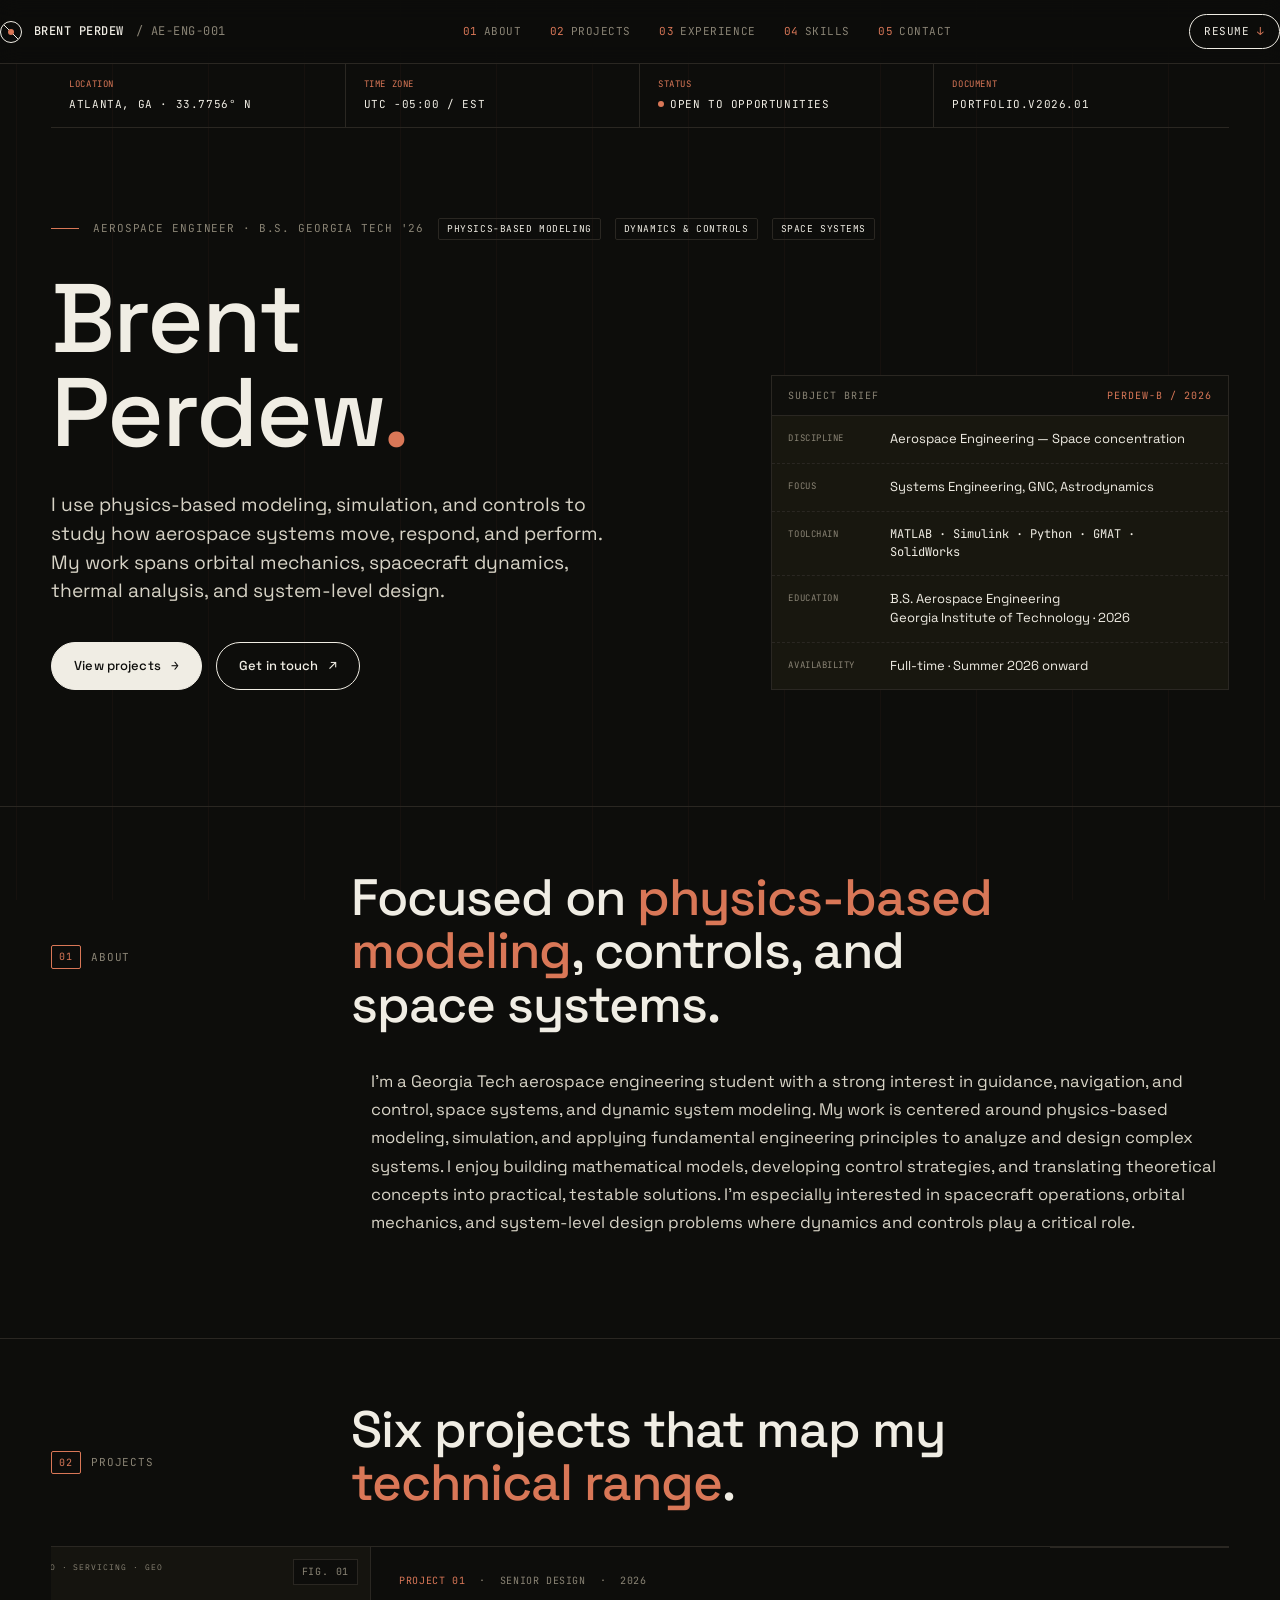
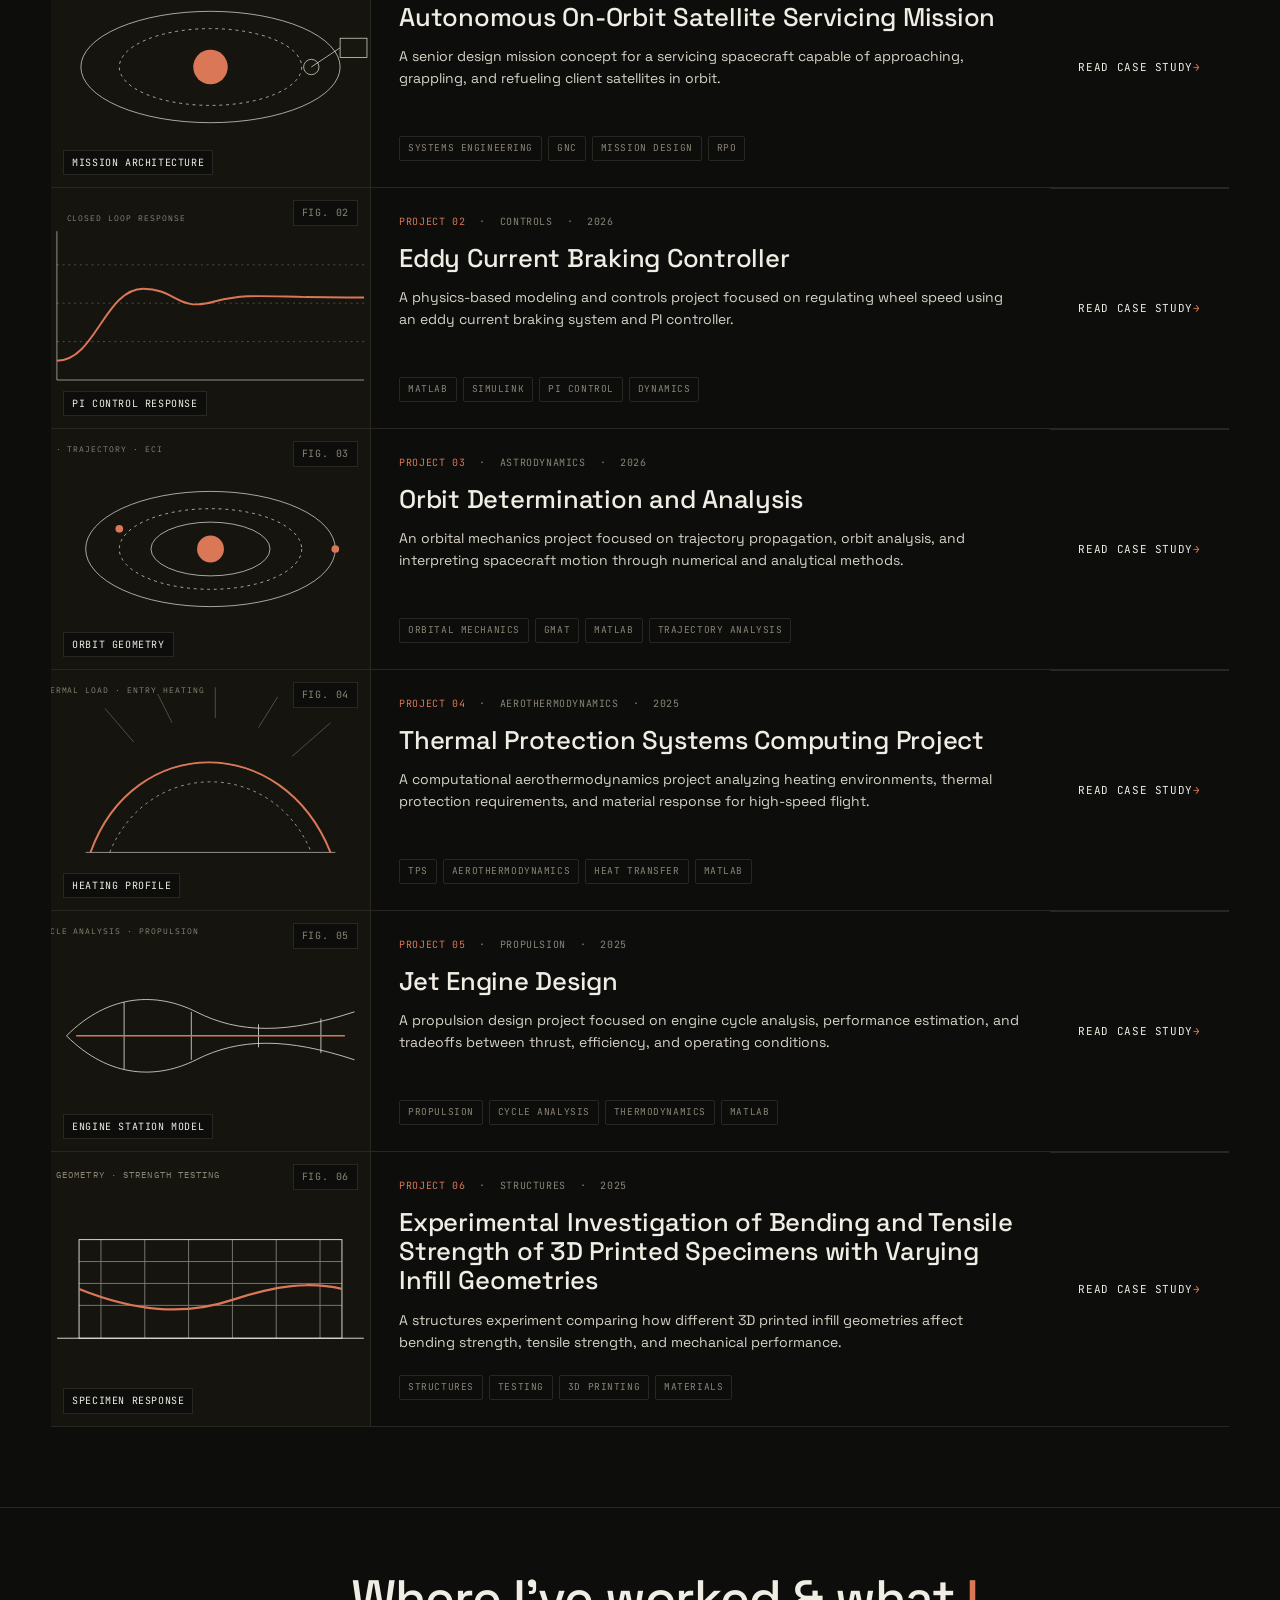
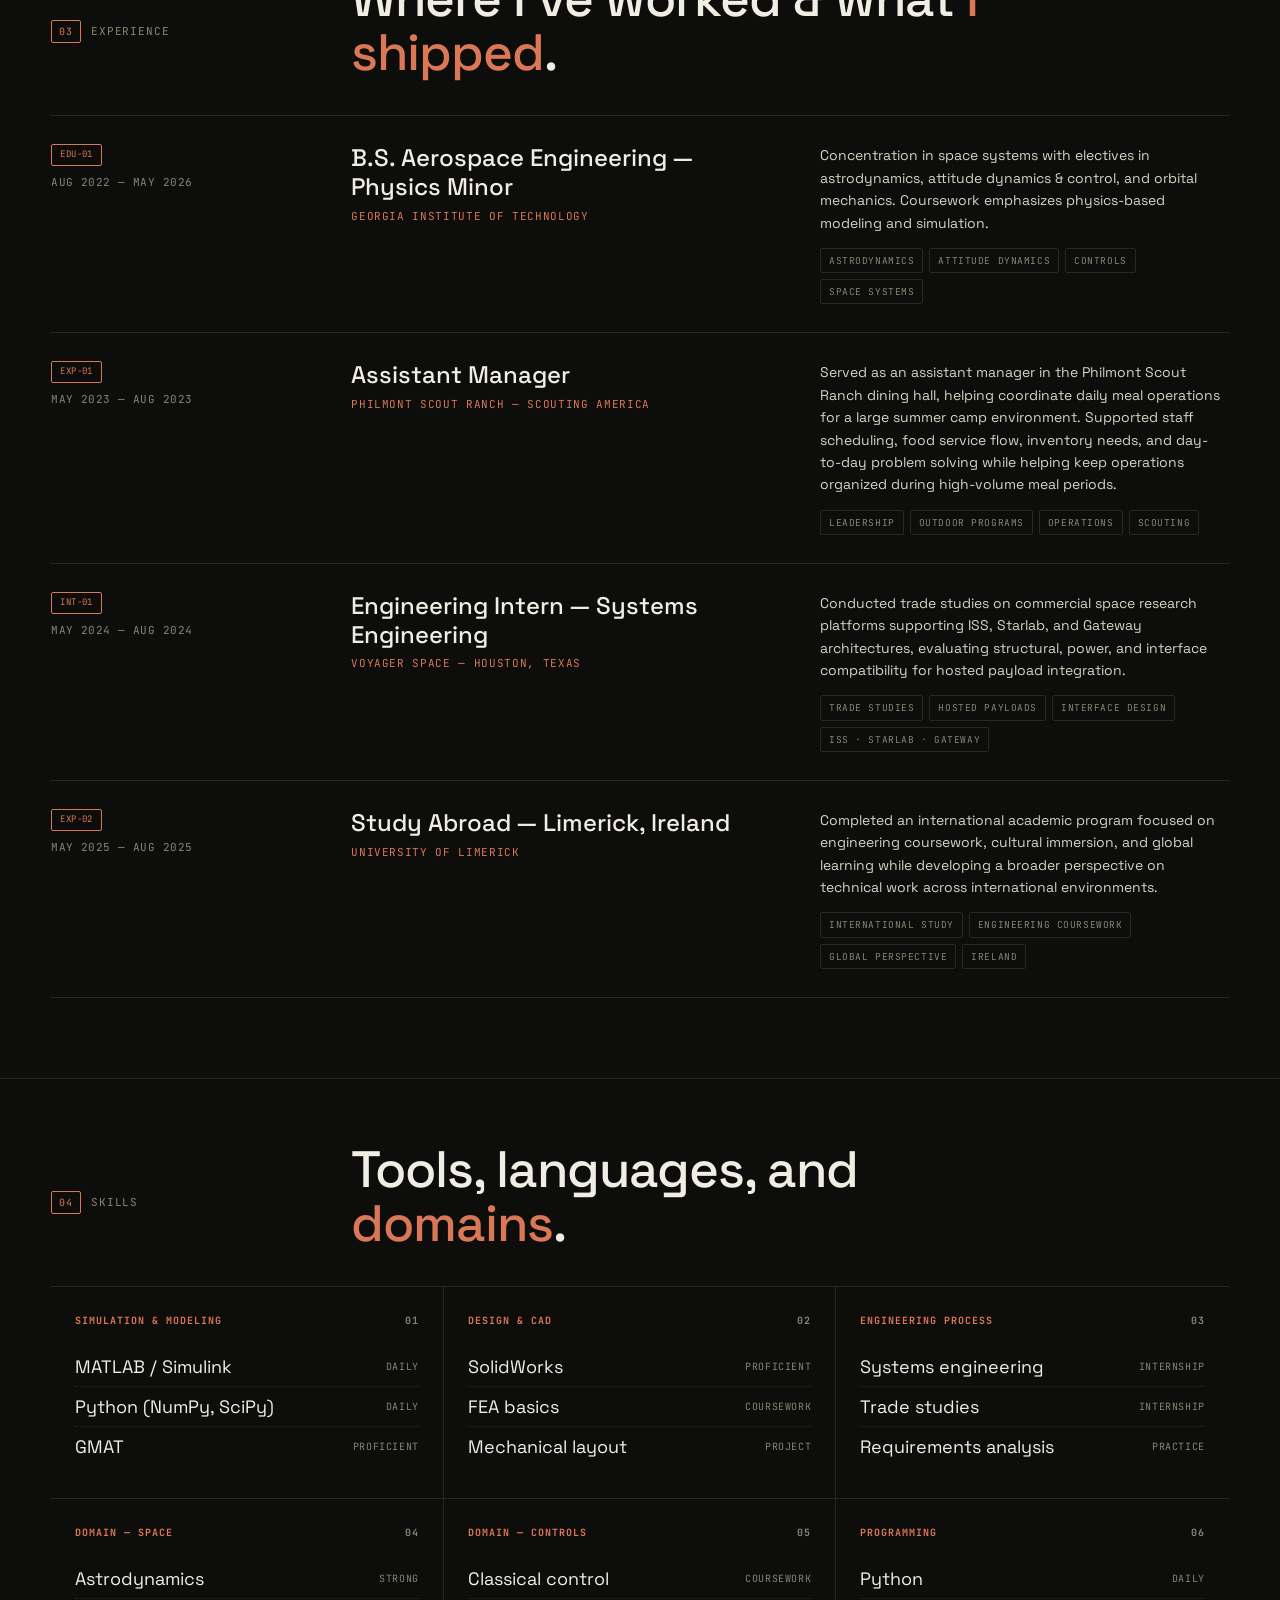
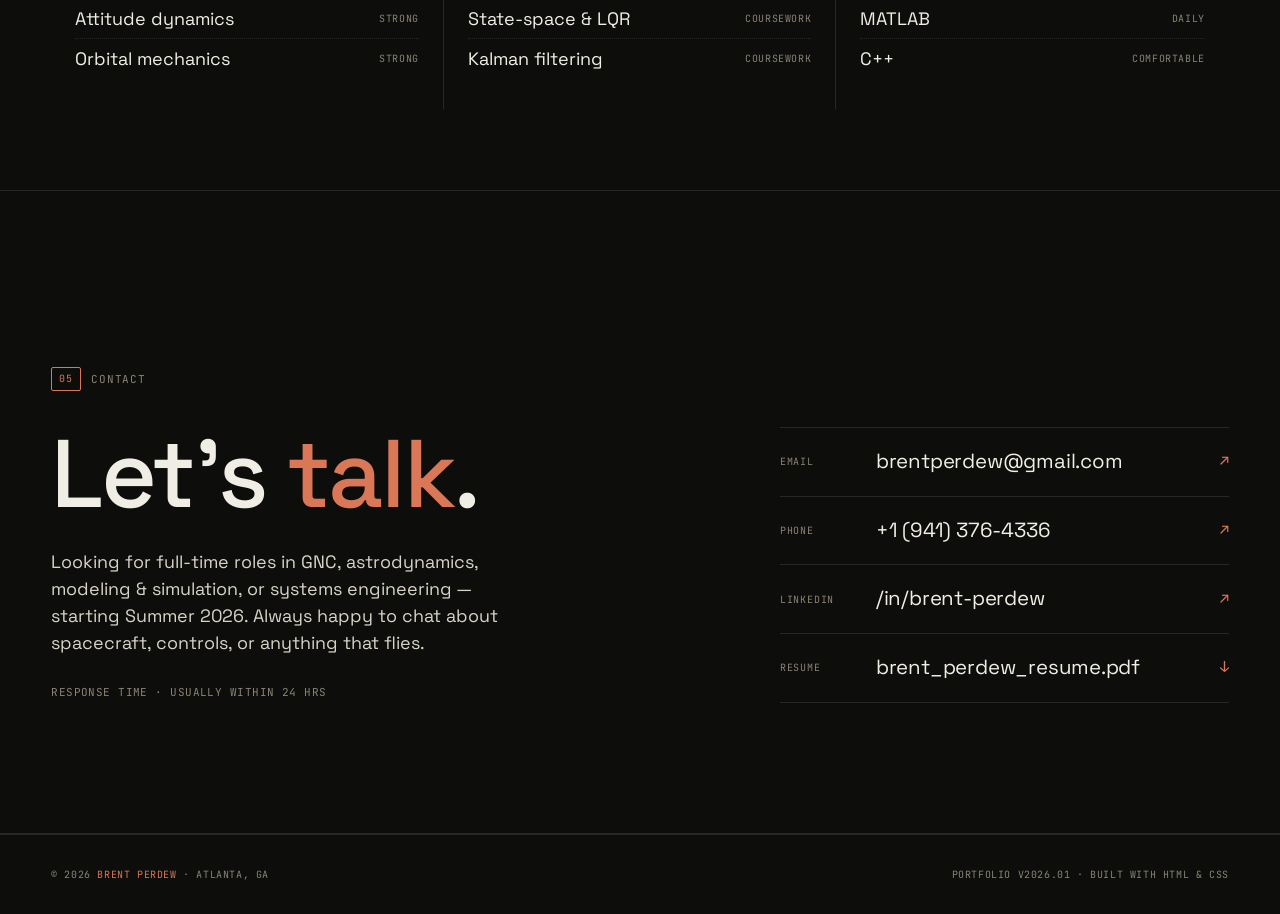
<file: index.html>
<!doctype html>
<html lang="en">
<head>
<meta charset="utf-8" />
<meta name="viewport" content="width=device-width, initial-scale=1" />
<title>Brent Perdew — Aerospace Engineer</title>
<link rel="preconnect" href="https://fonts.googleapis.com" />
<link rel="preconnect" href="https://fonts.gstatic.com" crossorigin />
<link href="https://fonts.googleapis.com/css2?family=IBM+Plex+Sans:wght@300;400;500;600&family=IBM+Plex+Mono:wght@400;500&family=Space+Grotesk:wght@300;400;500;600&family=JetBrains+Mono:wght@400;500&family=Instrument+Serif:ital@0;1&display=swap" rel="stylesheet" />
<link rel="stylesheet" href="styles.css" />

<script>
  window.__TWEAK_DEFAULTS = /*EDITMODE-BEGIN*/{
    "theme": "ink",
    "fontPair": "space",
    "cardStyle": "list",
    "showGrid": true
  }/*EDITMODE-END*/;
  // apply early so first paint is correct
  (function(){
    var d = window.__TWEAK_DEFAULTS || {};
    var h = document.documentElement;
    if (d.theme) h.setAttribute('data-theme', d.theme);
    if (d.fontPair) h.setAttribute('data-fontpair', d.fontPair);
    if (d.cardStyle) h.setAttribute('data-cardstyle', d.cardStyle);
  })();
</script>
</head>
<body>

<!-- ───────── nav ───────── -->
<nav class="nav" data-screen-label="00 Nav">
  <div class="container nav-inner">
    <a href="#top" class="mark">
      <span class="glyph"></span>
      <span class="name">BRENT PERDEW</span>
      <span class="role">/ AE-ENG-001</span>
    </a>
    <div class="nav-links">
      <a href="#about"><span class="num">01</span>About</a>
      <a href="#projects"><span class="num">02</span>Projects</a>
      <a href="#experience"><span class="num">03</span>Experience</a>
      <a href="#skills"><span class="num">04</span>Skills</a>
      <a href="#contact"><span class="num">05</span>Contact</a>
    </div>
    <a href="Resume.pdf" class="nav-cta">Resume</a>
  </div>
</nav>

<!-- ───────── meta strip ───────── -->
<div class="container">
  <div class="meta-strip">
    <div class="cell"><span class="k">Location</span><span class="v">Atlanta, GA · 33.7756° N</span></div>
    <div class="cell"><span class="k">Time zone</span><span class="v">UTC −05:00 / EST</span></div>
    <div class="cell"><span class="k">Status</span><span class="v live">Open to opportunities</span></div>
    <div class="cell"><span class="k">Document</span><span class="v">portfolio.v2026.01</span></div>
  </div>
</div>

<!-- ───────── hero ───────── -->
<section class="hero" id="top" data-screen-label="01 Hero">
  <div class="container">
    <div class="eyebrow">
      <span class="tick"></span>
      <span>Aerospace Engineer · B.S. Georgia Tech '26</span>
      <span class="tag">PHYSICS-BASED MODELING</span>
      <span class="tag">DYNAMICS &amp; CONTROLS</span>
      <span class="tag">SPACE SYSTEMS</span>
    </div>
    <div class="hero-grid">
      <div>
        <h1>Brent<br>Perdew<span class="acc">.</span></h1>
        <p class="lede"> I use physics-based modeling, simulation, and controls to study how aerospace systems move, respond, and perform. My work spans orbital mechanics, spacecraft dynamics, thermal analysis, and system-level design. </p>
        <div class="cta-row">
          <a href="#projects" class="btn">View projects <span class="arr">→</span></a>
          <a href="#contact" class="btn ghost">Get in touch <span class="arr">↗</span></a>
        </div>
      </div>
      <aside class="hero-aside">
        <div class="aside-head">
          <span>Subject Brief</span>
          <span class="id">PERDEW-B / 2026</span>
        </div>
        <div class="aside-row"><span class="k">Discipline</span><span class="v">Aerospace Engineering — Space concentration</span></div>
        <div class="aside-row"><span class="k">Focus</span><span class="v">Systems Engineering, GNC, Astrodynamics</span></div>
        <div class="aside-row"><span class="k">Toolchain</span><span class="v mono">MATLAB · Simulink · Python · GMAT · SolidWorks</span></div>
        <div class="aside-row"><span class="k">Education</span><span class="v">B.S. Aerospace Engineering<br>Georgia Institute of Technology · 2026</span></div>
        <div class="aside-row"><span class="k">Availability</span><span class="v">Full-time · Summer 2026 onward</span></div>
      </aside>
    </div>
  </div>
</section>

<!-- ───────── about ───────── -->
<section class="about" id="about" data-screen-label="02 About">
  <div class="container">
    <div class="section-head">
      <div class="section-tag"><span class="num">01</span>About</div>
      <h2 class="section-title">Focused on <span class="acc">physics-based modeling</span>, controls, and space systems.</h2>
    </div>
    <div class="about-body compact-about">
      <div></div>
      <p>I’m a Georgia Tech aerospace engineering student with a strong interest in guidance, navigation, and control, space systems, and dynamic system modeling. My work is centered around physics-based modeling, simulation, and applying fundamental engineering principles to analyze and design complex systems. I enjoy building mathematical models, developing control strategies, and translating theoretical concepts into practical, testable solutions. I’m especially interested in spacecraft operations, orbital mechanics, and system-level design problems where dynamics and controls play a critical role.</p>
    </div>
  </div>
</section>

<!-- ───────── projects ───────── -->
<section class="projects" id="projects" data-screen-label="03 Projects">
  <div class="container">
    <div class="section-head">
      <div class="section-tag"><span class="num">02</span>Projects</div>
      <h2 class="section-title">
        Six projects that map my <span class="acc">technical range</span>.
      </h2>
    </div>

    <div class="proj-grid">

      <!-- 01 Senior Design -->
      <a href="project-01.html" class="proj-card">
        <div class="thumb">
          <svg viewBox="0 0 400 250" preserveAspectRatio="xMidYMid slice" xmlns="http://www.w3.org/2000/svg" aria-hidden="true">
            <rect width="400" height="250" fill="var(--bg-2)"/>
            <g stroke="currentColor" stroke-width="0.7" fill="none" style="color:var(--ink)">
              <ellipse cx="200" cy="125" rx="135" ry="58"/>
              <ellipse cx="200" cy="125" rx="95" ry="40" stroke-dasharray="3 4"/>
              <circle cx="200" cy="125" r="18" fill="var(--accent)" stroke="none"/>
              <circle cx="305" cy="125" r="8" fill="var(--paper)"/>
              <line x1="305" y1="125" x2="335" y2="105"/>
              <rect x="335" y="95" width="28" height="20" fill="var(--paper)"/>
            </g>
            <text x="20" y="24" font-family="IBM Plex Mono" font-size="8" fill="currentColor" letter-spacing="1" style="color:var(--muted)">RPO · SERVICING · GEO</text>
          </svg>
          <span class="fig">FIG. 01</span>
          <span class="caption">Mission architecture</span>
        </div>

        <div class="body">
          <div class="meta">
            <span class="id">PROJECT 01</span>
            <span>·</span>
            <span>Senior Design</span>
            <span>·</span>
            <span>2026</span>
          </div>

          <h3>Autonomous On-Orbit Satellite Servicing Mission</h3>

          <p class="desc">
            A senior design mission concept for a servicing spacecraft capable of approaching,
            grappling, and refueling client satellites in orbit.
          </p>

          <div class="tag-row">
            <span class="tag">Systems Engineering</span>
            <span class="tag">GNC</span>
            <span class="tag">Mission Design</span>
            <span class="tag">RPO</span>
          </div>
        </div>

        <div class="open">
          <span>Read Case Study</span>
          <span class="arr">→</span>
        </div>
      </a>

      <!-- 02 Eddy Current Braking -->
      <a href="project-06.html" class="proj-card">
        <div class="thumb">
          <svg viewBox="0 0 400 250" preserveAspectRatio="xMidYMid slice" xmlns="http://www.w3.org/2000/svg" aria-hidden="true">
            <rect width="400" height="250" fill="var(--bg-2)"/>
            <g stroke="currentColor" stroke-width="0.6" fill="none" style="color:var(--ink)">
              <line x1="40" y1="200" x2="360" y2="200"/>
              <line x1="40" y1="200" x2="40" y2="45"/>
              <g stroke-dasharray="2 4" opacity="0.45">
                <line x1="40" y1="160" x2="360" y2="160"/>
                <line x1="40" y1="120" x2="360" y2="120"/>
                <line x1="40" y1="80" x2="360" y2="80"/>
              </g>
            </g>
            <path d="M40 180 C80 180 90 105 130 105 C165 105 165 130 205 118 C245 108 260 115 360 114"
                  stroke="var(--accent)" stroke-width="2" fill="none"/>
            <text x="50" y="34" font-family="IBM Plex Mono" font-size="8" fill="currentColor" letter-spacing="1" style="color:var(--muted)">CLOSED LOOP RESPONSE</text>
          </svg>
          <span class="fig">FIG. 02</span>
          <span class="caption">PI control response</span>
        </div>

        <div class="body">
          <div class="meta">
            <span class="id">PROJECT 02</span>
            <span>·</span>
            <span>Controls</span>
            <span>·</span>
            <span>2026</span>
          </div>

          <h3>Eddy Current Braking Controller</h3>

          <p class="desc">
            A physics-based modeling and controls project focused on regulating wheel speed
            using an eddy current braking system and PI controller.
          </p>

          <div class="tag-row">
            <span class="tag">MATLAB</span>
            <span class="tag">Simulink</span>
            <span class="tag">PI Control</span>
            <span class="tag">Dynamics</span>
          </div>
        </div>

        <div class="open">
          <span>Read Case Study</span>
          <span class="arr">→</span>
        </div>
      </a>

      <!-- 03 Orbital Analysis -->
      <a href="project-04.html" class="proj-card">
        <div class="thumb">
          <svg viewBox="0 0 400 250" preserveAspectRatio="xMidYMid slice" xmlns="http://www.w3.org/2000/svg" aria-hidden="true">
            <rect width="400" height="250" fill="var(--bg-2)"/>
            <g stroke="currentColor" stroke-width="0.7" fill="none" style="color:var(--ink)">
              <ellipse cx="200" cy="125" rx="130" ry="60"/>
              <ellipse cx="200" cy="125" rx="95" ry="42" stroke-dasharray="3 4"/>
              <ellipse cx="200" cy="125" rx="62" ry="28"/>
              <circle cx="200" cy="125" r="14" fill="var(--accent)" stroke="none"/>
              <circle cx="330" cy="125" r="4" fill="var(--accent)" stroke="none"/>
              <circle cx="105" cy="104" r="4" fill="var(--accent)" stroke="none"/>
            </g>
            <text x="20" y="24" font-family="IBM Plex Mono" font-size="8" fill="currentColor" letter-spacing="1" style="color:var(--muted)">OD · TRAJECTORY · ECI</text>
          </svg>
          <span class="fig">FIG. 03</span>
          <span class="caption">Orbit geometry</span>
        </div>

        <div class="body">
          <div class="meta">
            <span class="id">PROJECT 03</span>
            <span>·</span>
            <span>Astrodynamics</span>
            <span>·</span>
            <span>2026</span>
          </div>

          <h3>Orbit Determination and Analysis</h3>

          <p class="desc">
            An orbital mechanics project focused on trajectory propagation, orbit analysis,
            and interpreting spacecraft motion through numerical and analytical methods.
          </p>

          <div class="tag-row">
            <span class="tag">Orbital Mechanics</span>
            <span class="tag">GMAT</span>
            <span class="tag">MATLAB</span>
            <span class="tag">Trajectory Analysis</span>
          </div>
        </div>

        <div class="open">
          <span>Read Case Study</span>
          <span class="arr">→</span>
        </div>
      </a>

      <!-- 04 TPS -->
      <a href="project-02.html" class="proj-card">
        <div class="thumb">
          <svg viewBox="0 0 400 250" preserveAspectRatio="xMidYMid slice" xmlns="http://www.w3.org/2000/svg" aria-hidden="true">
            <rect width="400" height="250" fill="var(--bg-2)"/>
            <g stroke="currentColor" stroke-width="0.6" fill="none" style="color:var(--ink)">
              <path d="M75 190 C120 65 275 65 325 190"/>
              <path d="M95 190 C135 92 265 92 305 190" stroke-dasharray="3 4"/>
              <line x1="70" y1="190" x2="330" y2="190"/>
              <g opacity="0.45">
                <line x1="120" y1="75" x2="90" y2="40"/>
                <line x1="160" y1="55" x2="145" y2="25"/>
                <line x1="205" y1="50" x2="205" y2="18"/>
                <line x1="250" y1="60" x2="270" y2="28"/>
                <line x1="285" y1="90" x2="325" y2="55"/>
              </g>
            </g>
            <path d="M75 190 C120 65 275 65 325 190" stroke="var(--accent)" stroke-width="2" fill="none"/>
            <text x="20" y="24" font-family="IBM Plex Mono" font-size="8" fill="currentColor" letter-spacing="1" style="color:var(--muted)">THERMAL LOAD · ENTRY HEATING</text>
          </svg>
          <span class="fig">FIG. 04</span>
          <span class="caption">Heating profile</span>
        </div>

        <div class="body">
          <div class="meta">
            <span class="id">PROJECT 04</span>
            <span>·</span>
            <span>Aerothermodynamics</span>
            <span>·</span>
            <span>2025</span>
          </div>

          <h3>Thermal Protection Systems Computing Project</h3>

          <p class="desc">
            A computational aerothermodynamics project analyzing heating environments,
            thermal protection requirements, and material response for high-speed flight.
          </p>

          <div class="tag-row">
            <span class="tag">TPS</span>
            <span class="tag">Aerothermodynamics</span>
            <span class="tag">Heat Transfer</span>
            <span class="tag">MATLAB</span>
          </div>
        </div>

        <div class="open">
          <span>Read Case Study</span>
          <span class="arr">→</span>
        </div>
      </a>

      <!-- 05 Jet Engine Design -->
      <a href="project-03.html" class="proj-card">
        <div class="thumb">
          <svg viewBox="0 0 400 250" preserveAspectRatio="xMidYMid slice" xmlns="http://www.w3.org/2000/svg" aria-hidden="true">
            <rect width="400" height="250" fill="var(--bg-2)"/>
            <g stroke="currentColor" stroke-width="0.8" fill="none" style="color:var(--ink)">
              <path d="M50 130 C95 85 145 85 185 105 C230 128 280 128 350 105"/>
              <path d="M50 130 C95 175 145 175 185 155 C230 132 280 132 350 155"/>
              <line x1="110" y1="95" x2="110" y2="165"/>
              <line x1="180" y1="105" x2="180" y2="155"/>
              <line x1="250" y1="118" x2="250" y2="142"/>
              <line x1="315" y1="112" x2="315" y2="148"/>
            </g>
            <path d="M60 130 L340 130" stroke="var(--accent)" stroke-width="1.6" fill="none"/>
            <text x="20" y="24" font-family="IBM Plex Mono" font-size="8" fill="currentColor" letter-spacing="1" style="color:var(--muted)">CYCLE ANALYSIS · PROPULSION</text>
          </svg>
          <span class="fig">FIG. 05</span>
          <span class="caption">Engine station model</span>
        </div>

        <div class="body">
          <div class="meta">
            <span class="id">PROJECT 05</span>
            <span>·</span>
            <span>Propulsion</span>
            <span>·</span>
            <span>2025</span>
          </div>

          <h3>Jet Engine Design</h3>

          <p class="desc">
            A propulsion design project focused on engine cycle analysis, performance
            estimation, and tradeoffs between thrust, efficiency, and operating conditions.
          </p>

          <div class="tag-row">
            <span class="tag">Propulsion</span>
            <span class="tag">Cycle Analysis</span>
            <span class="tag">Thermodynamics</span>
            <span class="tag">MATLAB</span>
          </div>
        </div>

        <div class="open">
          <span>Read Case Study</span>
          <span class="arr">→</span>
        </div>
      </a>

      <!-- 06 Structures Project -->
      <a href="project-05.html" class="proj-card">
        <div class="thumb">
          <svg viewBox="0 0 400 250" preserveAspectRatio="xMidYMid slice" xmlns="http://www.w3.org/2000/svg" aria-hidden="true">
            <rect width="400" height="250" fill="var(--bg-2)"/>
            <g stroke="currentColor" stroke-width="0.8" fill="none" style="color:var(--ink)">
              <rect x="80" y="80" width="240" height="90"/>
              <g opacity="0.5">
                <line x1="80" y1="100" x2="320" y2="100"/>
                <line x1="80" y1="120" x2="320" y2="120"/>
                <line x1="80" y1="140" x2="320" y2="140"/>
                <line x1="100" y1="80" x2="100" y2="170"/>
                <line x1="140" y1="80" x2="140" y2="170"/>
                <line x1="180" y1="80" x2="180" y2="170"/>
                <line x1="220" y1="80" x2="220" y2="170"/>
                <line x1="260" y1="80" x2="260" y2="170"/>
                <line x1="300" y1="80" x2="300" y2="170"/>
              </g>
              <line x1="60" y1="170" x2="340" y2="170"/>
            </g>
            <path d="M80 125 C130 145 175 150 220 135 C260 122 290 118 320 125"
                  stroke="var(--accent)" stroke-width="2" fill="none"/>
            <text x="20" y="24" font-family="IBM Plex Mono" font-size="8" fill="currentColor" letter-spacing="1" style="color:var(--muted)">INFILL GEOMETRY · STRENGTH TESTING</text>
          </svg>
          <span class="fig">FIG. 06</span>
          <span class="caption">Specimen response</span>
        </div>

        <div class="body">
          <div class="meta">
            <span class="id">PROJECT 06</span>
            <span>·</span>
            <span>Structures</span>
            <span>·</span>
            <span>2025</span>
          </div>

          <h3>Experimental Investigation of Bending and Tensile Strength of 3D Printed Specimens with Varying Infill Geometries</h3>

          <p class="desc">
            A structures experiment comparing how different 3D printed infill geometries
            affect bending strength, tensile strength, and mechanical performance.
          </p>

          <div class="tag-row">
            <span class="tag">Structures</span>
            <span class="tag">Testing</span>
            <span class="tag">3D Printing</span>
            <span class="tag">Materials</span>
          </div>
        </div>

        <div class="open">
          <span>Read Case Study</span>
          <span class="arr">→</span>
        </div>
      </a>

    </div>
  </div>
</section>

<!-- ───────── experience ───────── -->
<section class="experience" id="experience" data-screen-label="04 Experience">
  <div class="container">
    <div class="section-head">
      <div class="section-tag"><span class="num">03</span>Experience</div>
      <h2 class="section-title">Where I've worked &amp; what <span class="acc">I shipped</span>.</h2>
    </div>

    <div class="experience-body">

   <div class="tl-item">
        <div class="tl-date">
          <div class="badge">EDU-01</div>
          <div>Aug 2022 — May 2026</div>
        </div>
        <div class="tl-main">
          <h4>B.S. Aerospace Engineering — Physics Minor</h4>
          <div class="org">Georgia Institute of Technology</div>
        </div>
        <div class="tl-desc">
          Concentration in space systems with electives in astrodynamics, attitude dynamics &amp; control, and orbital mechanics. Coursework emphasizes physics-based modeling and simulation.
          <div class="keys">
            <span class="tag">Astrodynamics</span>
            <span class="tag">Attitude dynamics</span>
            <span class="tag">Controls</span>
            <span class="tag">Space systems</span>
          </div>
        </div>
      </div>

      <div class="tl-item">
        <div class="tl-date">
          <div class="badge">EXP-01</div>
          <div>May 2023 — Aug 2023</div>
        </div>
        <div class="tl-main">
          <h4>Assistant Manager</h4>
          <div class="org">Philmont Scout Ranch — Scouting America</div>
        </div>
        <div class="tl-desc">
          Served as an assistant manager in the Philmont Scout Ranch dining hall, helping coordinate daily meal operations for a large summer camp environment. Supported staff scheduling, food service flow, inventory needs, and day-to-day problem solving while helping keep operations organized during high-volume meal periods.
          <div class="keys">
            <span class="tag">Leadership</span>
            <span class="tag">Outdoor programs</span>
            <span class="tag">Operations</span>
            <span class="tag">Scouting</span>
          </div>
        </div>
      </div>

      <div class="tl-item">
        <div class="tl-date">
          <div class="badge">INT-01</div>
          <div>May 2024 — Aug 2024</div>
        </div>
        <div class="tl-main">
          <h4>Engineering Intern — Systems Engineering</h4>
          <div class="org">Voyager Space — Houston, Texas</div>
        </div>
        <div class="tl-desc">
          Conducted trade studies on commercial space research platforms supporting ISS, Starlab, and Gateway architectures, evaluating structural, power, and interface compatibility for hosted payload integration.
          <div class="keys">
            <span class="tag">Trade studies</span>
            <span class="tag">Hosted payloads</span>
            <span class="tag">Interface design</span>
            <span class="tag">ISS · Starlab · Gateway</span>
          </div>
        </div>
      </div>

      <div class="tl-item">
        <div class="tl-date">
          <div class="badge">EXP-02</div>
          <div>May 2025 — Aug 2025</div>
        </div>
        <div class="tl-main">
          <h4>Study Abroad — Limerick, Ireland</h4>
          <div class="org">University of Limerick</div>
        </div>
        <div class="tl-desc">
          Completed an international academic program focused on engineering coursework, cultural immersion, and global learning while developing a broader perspective on technical work across international environments.
          <div class="keys">
            <span class="tag">International study</span>
            <span class="tag">Engineering coursework</span>
            <span class="tag">Global perspective</span>
            <span class="tag">Ireland</span>
          </div>
        </div>
      </div>

    </div>
  </div>
</section>

<!-- ───────── skills ───────── -->
<section class="skills" id="skills" data-screen-label="05 Skills">
  <div class="container">
    <div class="section-head">
      <div class="section-tag"><span class="num">04</span>Skills</div>
      <h2 class="section-title">Tools, languages, and <span class="acc">domains</span>.</h2>
    </div>
    <div class="skills-grid">
      <div class="skill-card">
        <h5><span>Simulation &amp; modeling</span><span class="ord">01</span></h5>
        <ul>
          <li>MATLAB / Simulink <span class="lvl">Daily</span></li>
          <li>Python (NumPy, SciPy) <span class="lvl">Daily</span></li>
          <li>GMAT <span class="lvl">Proficient</span></li>
        </ul>
      </div>
      <div class="skill-card">
        <h5><span>Design &amp; CAD</span><span class="ord">02</span></h5>
        <ul>
          <li>SolidWorks <span class="lvl">Proficient</span></li>
          <li>FEA basics <span class="lvl">Coursework</span></li>
          <li>Mechanical layout <span class="lvl">Project</span></li>
        </ul>
      </div>
      <div class="skill-card">
        <h5><span>Engineering process</span><span class="ord">03</span></h5>
        <ul>
          <li>Systems engineering <span class="lvl">Internship</span></li>
          <li>Trade studies <span class="lvl">Internship</span></li>
          <li>Requirements analysis <span class="lvl">Practice</span></li>
        </ul>
      </div>
      <div class="skill-card">
        <h5><span>Domain — space</span><span class="ord">04</span></h5>
        <ul>
          <li>Astrodynamics <span class="lvl">Strong</span></li>
          <li>Attitude dynamics <span class="lvl">Strong</span></li>
          <li>Orbital mechanics <span class="lvl">Strong</span></li>
        </ul>
      </div>
      <div class="skill-card">
        <h5><span>Domain — controls</span><span class="ord">05</span></h5>
        <ul>
          <li>Classical control <span class="lvl">Coursework</span></li>
          <li>State-space &amp; LQR <span class="lvl">Coursework</span></li>
          <li>Kalman filtering <span class="lvl">Coursework</span></li>
        </ul>
      </div>
      <div class="skill-card">
        <h5><span>Programming</span><span class="ord">06</span></h5>
        <ul>
          <li>Python <span class="lvl">Daily</span></li>
          <li>MATLAB <span class="lvl">Daily</span></li>
          <li>C++ <span class="lvl">Comfortable</span></li>
        </ul>
      </div>
    </div>
  </div>
</section>

<!-- ───────── contact ───────── -->
<section class="contact" id="contact" data-screen-label="06 Contact">
  <div class="container">
    <div class="section-head">
      <div class="section-tag"><span class="num">05</span>Contact</div>
    </div>

    <div class="contact-grid">
      <div>
        <h2>Let's <span class="acc">talk</span>.</h2>
        <p class="lede">Looking for full-time roles in GNC, astrodynamics, modeling &amp; simulation, or systems engineering — starting Summer 2026. Always happy to chat about spacecraft, controls, or anything that flies.</p>
        <p class="mono" style="color:var(--muted); margin-top:24px">
          RESPONSE TIME · USUALLY WITHIN 24 HRS
        </p>
      </div>
      <div class="contact-links">
        <a class="contact-link" href="mailto:brentperdew@gmail.com">
          <span class="k">Email</span>
          <span class="v">brentperdew@gmail.com</span>
          <span class="arr">↗</span>
        </a>
        <a class="contact-link" href="tel:+19413764336">
          <span class="k">Phone</span>
          <span class="v">+1 (941) 376-4336</span>
          <span class="arr">↗</span>
        </a>
        <a class="contact-link" href="https://www.linkedin.com/in/brent-perdew" target="_blank" rel="noopener">
          <span class="k">LinkedIn</span>
          <span class="v">/in/brent-perdew</span>
          <span class="arr">↗</span>
        </a>
        <a class="contact-link" href="Resume.pdf">
          <span class="k">Resume</span>
          <span class="v">brent_perdew_resume.pdf</span>
          <span class="arr">↓</span>
        </a>
      </div>
    </div>
  </div>
</section>

<footer>
  <div class="container">
    <span>© 2026 <span class="acc">Brent Perdew</span> · Atlanta, GA</span>
    <span>Portfolio v2026.01 · Built with HTML &amp; CSS</span>
  </div>
</footer>


<script>
  document.querySelectorAll('a[href^="#"]').forEach(a => {
    a.addEventListener('click', e => {
      const id = a.getAttribute('href').slice(1);
      const el = document.getElementById(id);
      if (el) {
        e.preventDefault();
        const top = el.getBoundingClientRect().top + window.scrollY - 60;
        window.scrollTo({ top, behavior: 'smooth' });
      }
    });
  });
</script>

</body>
</html>
</file>
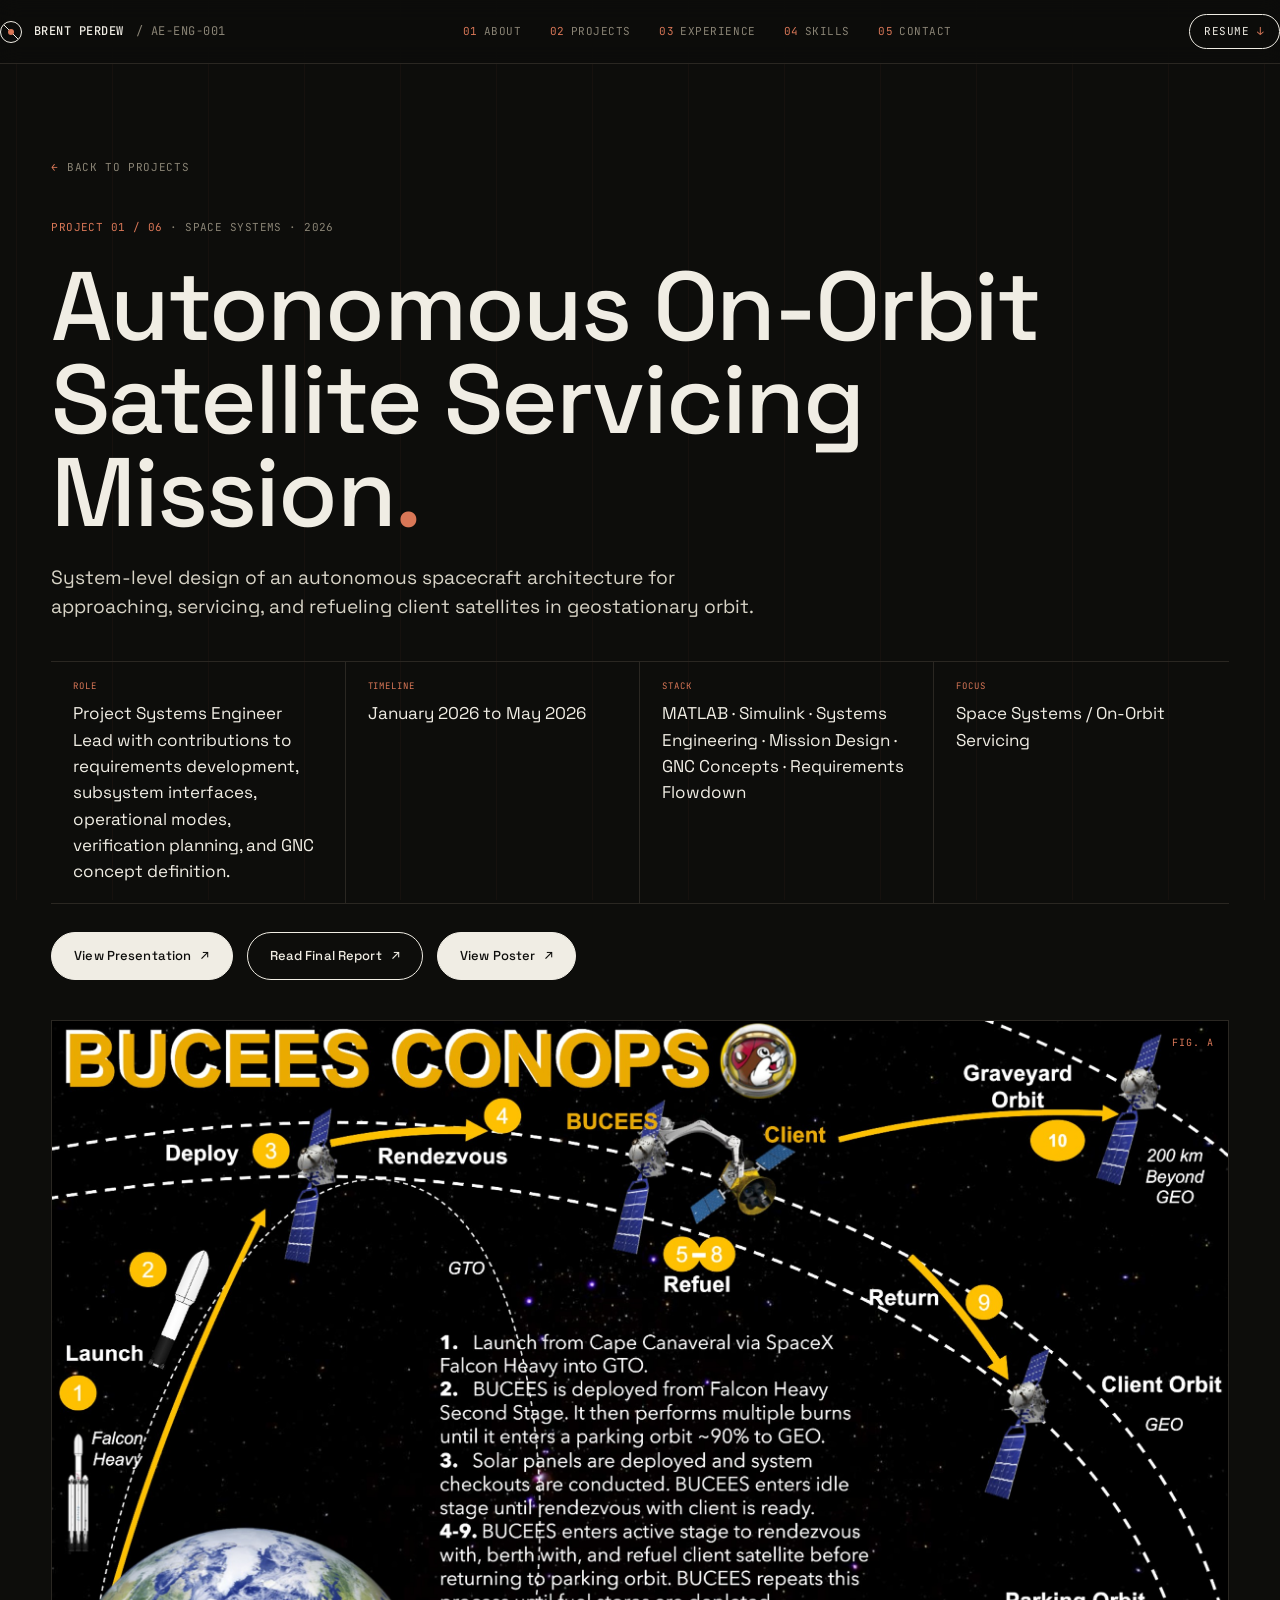
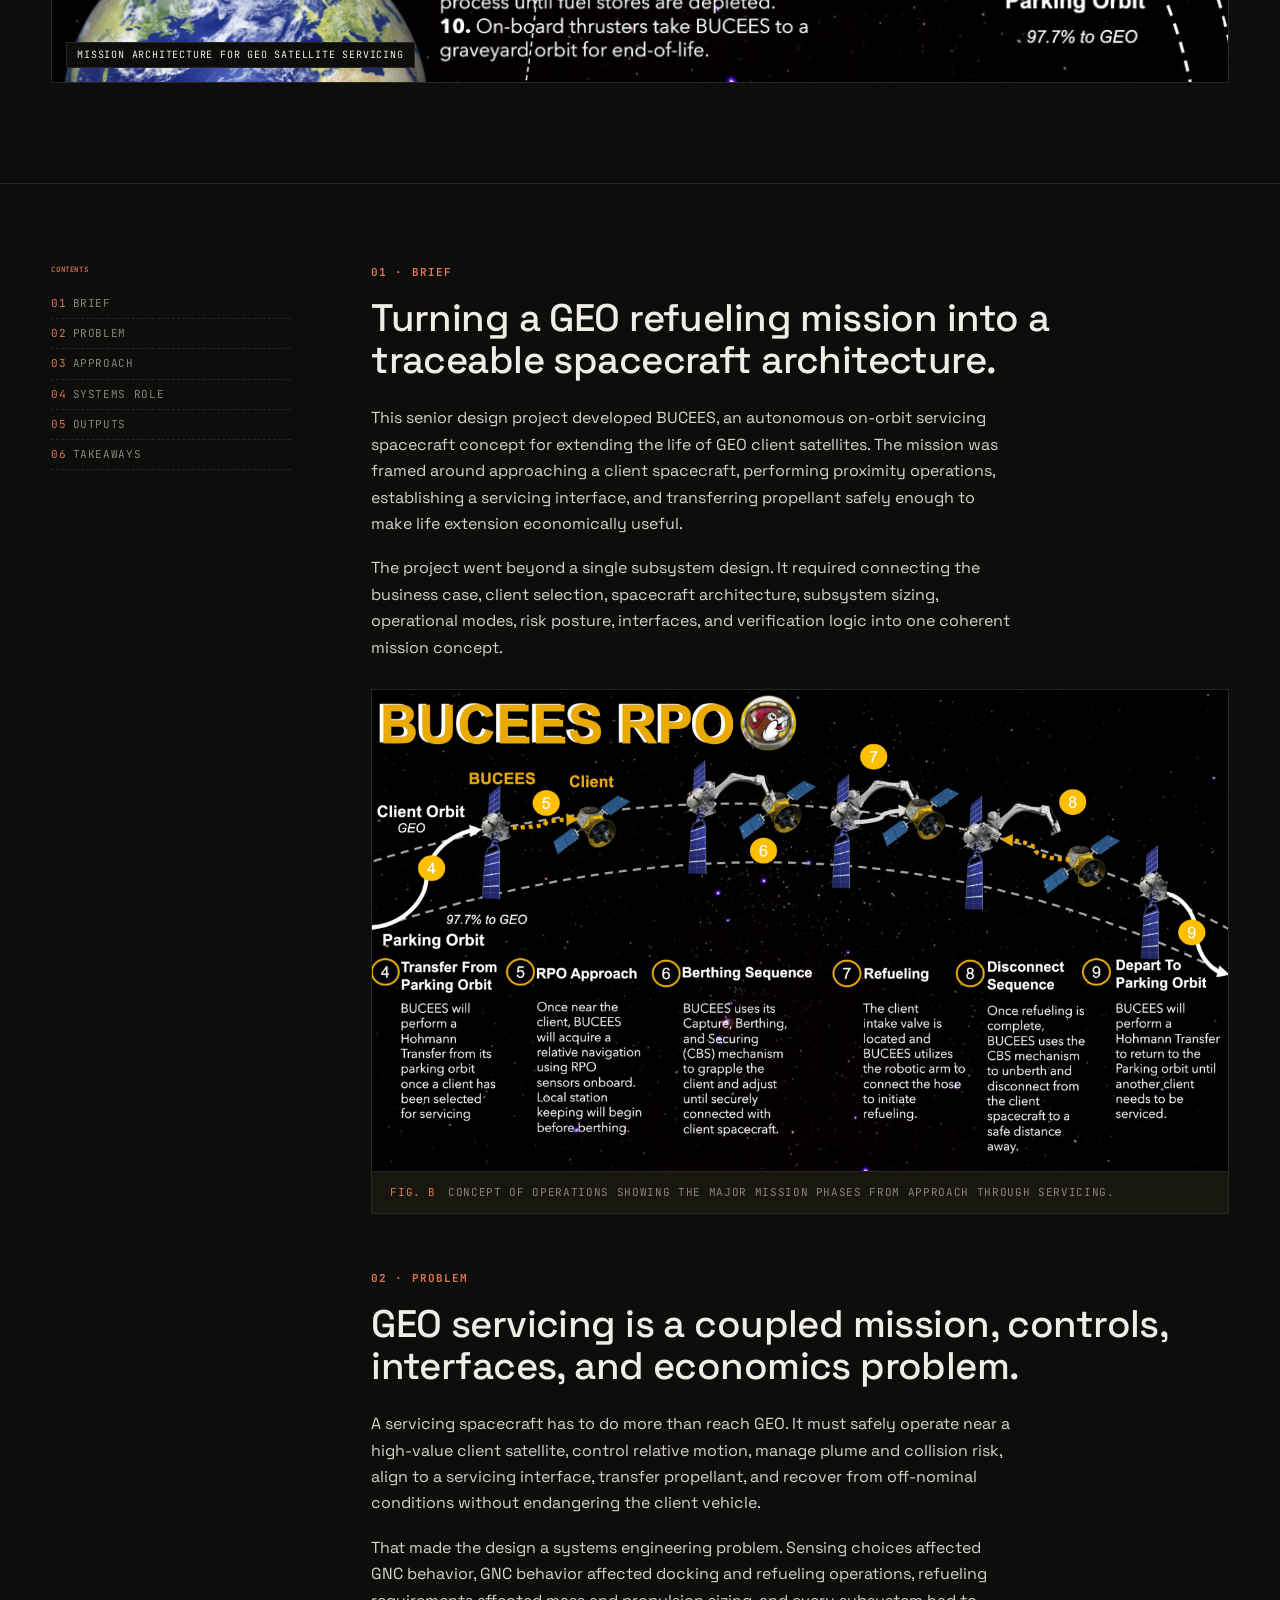
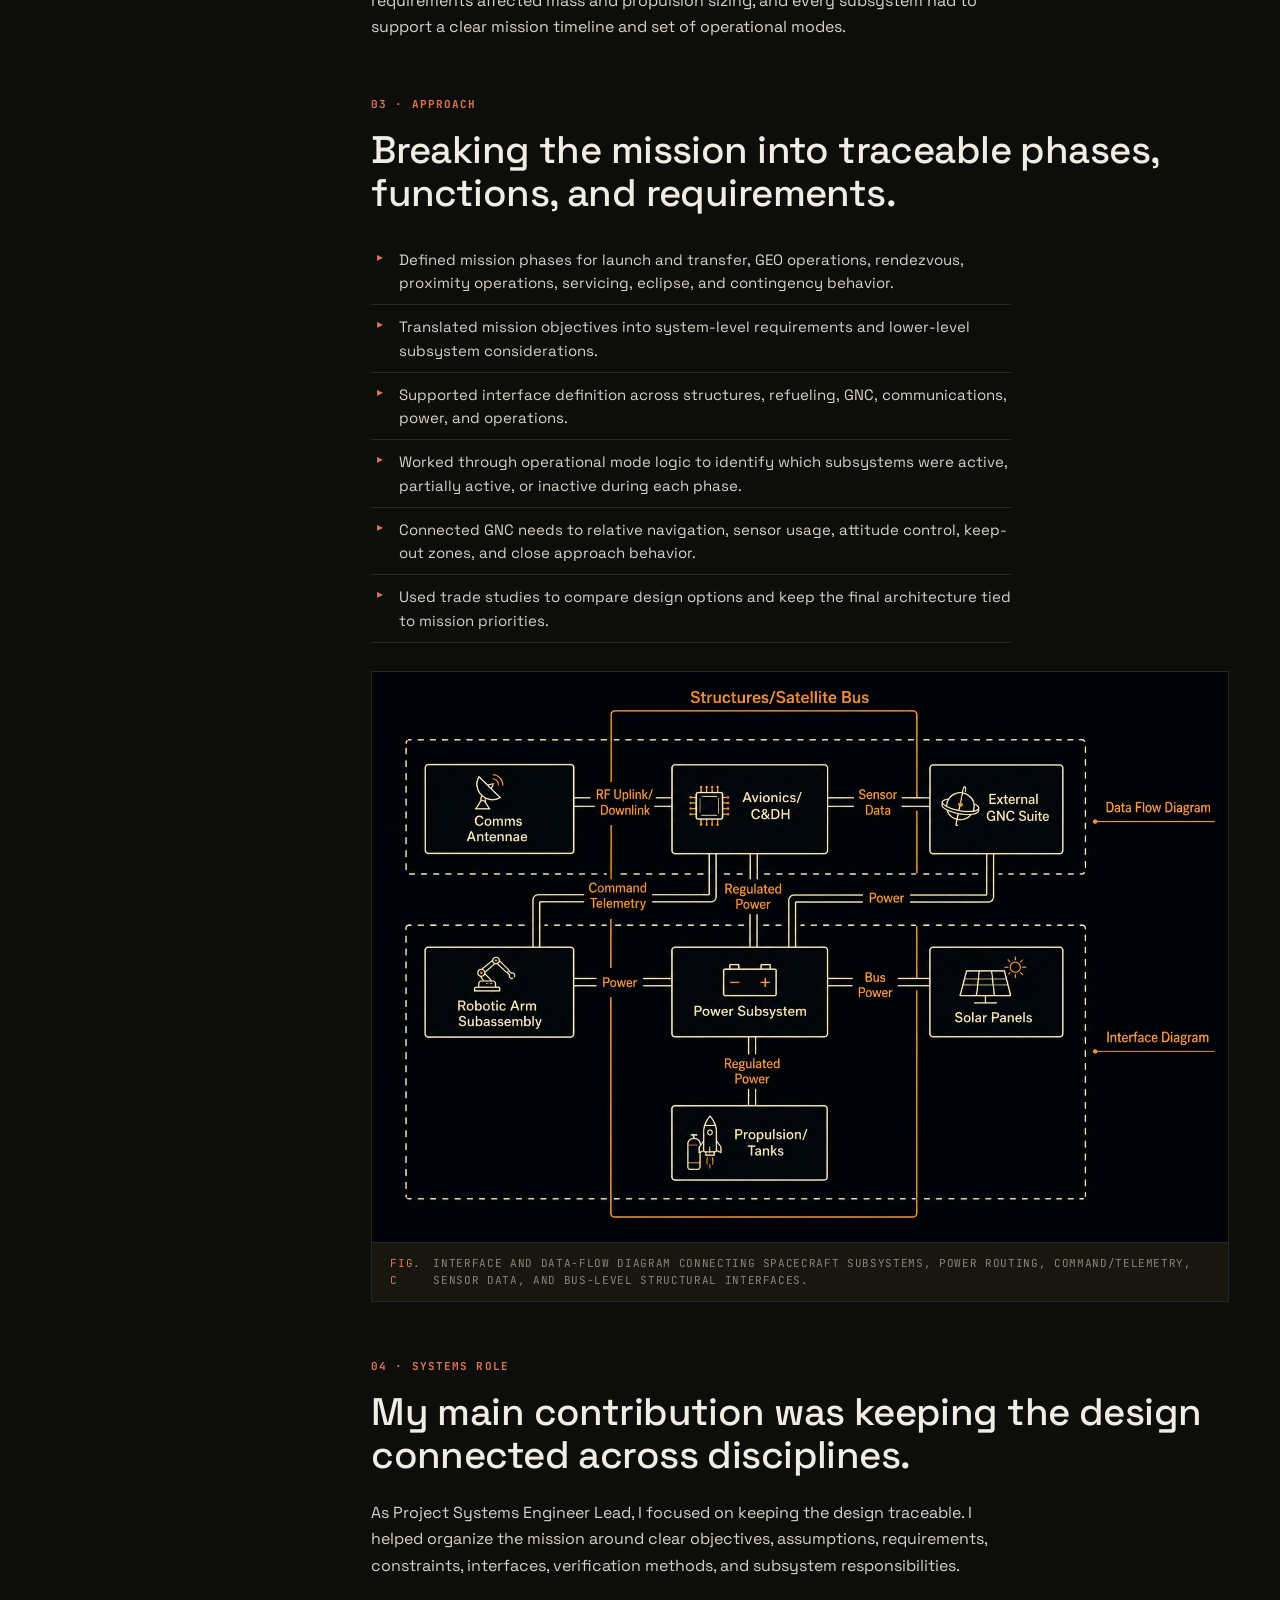
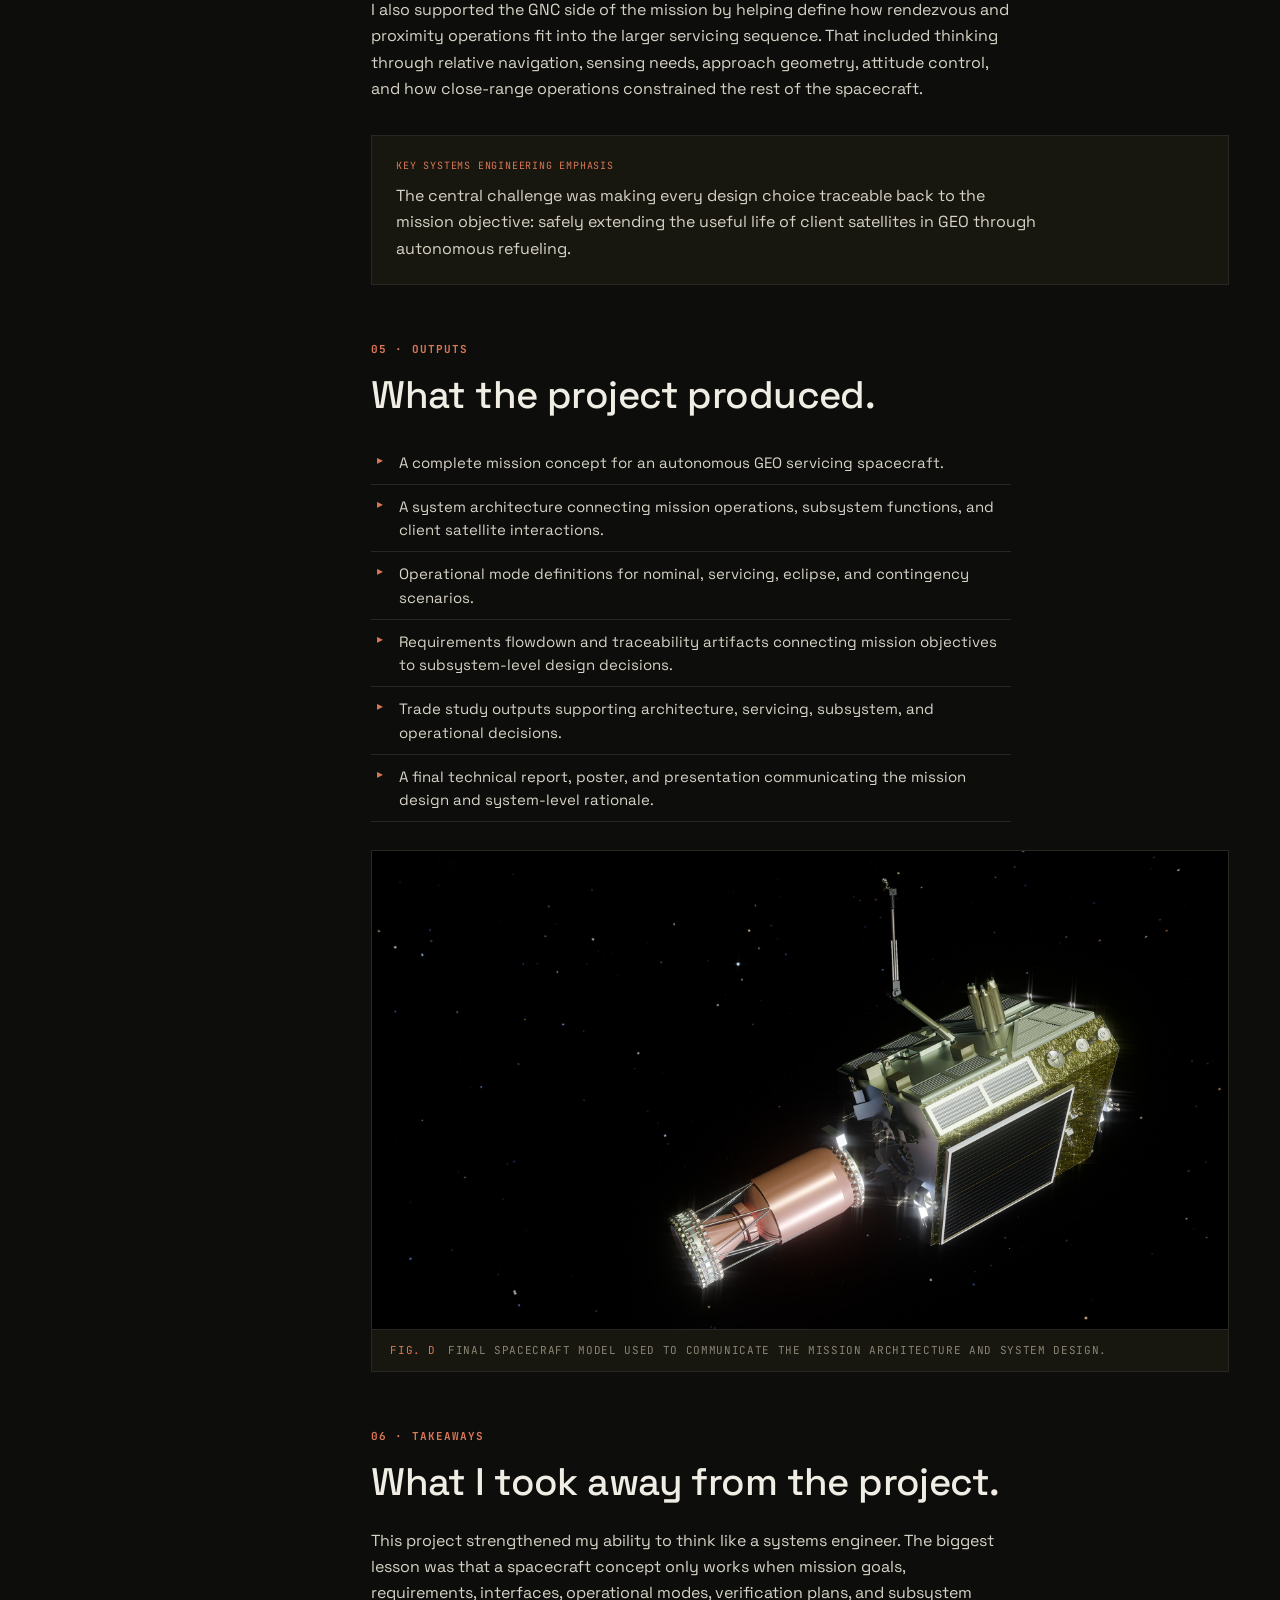
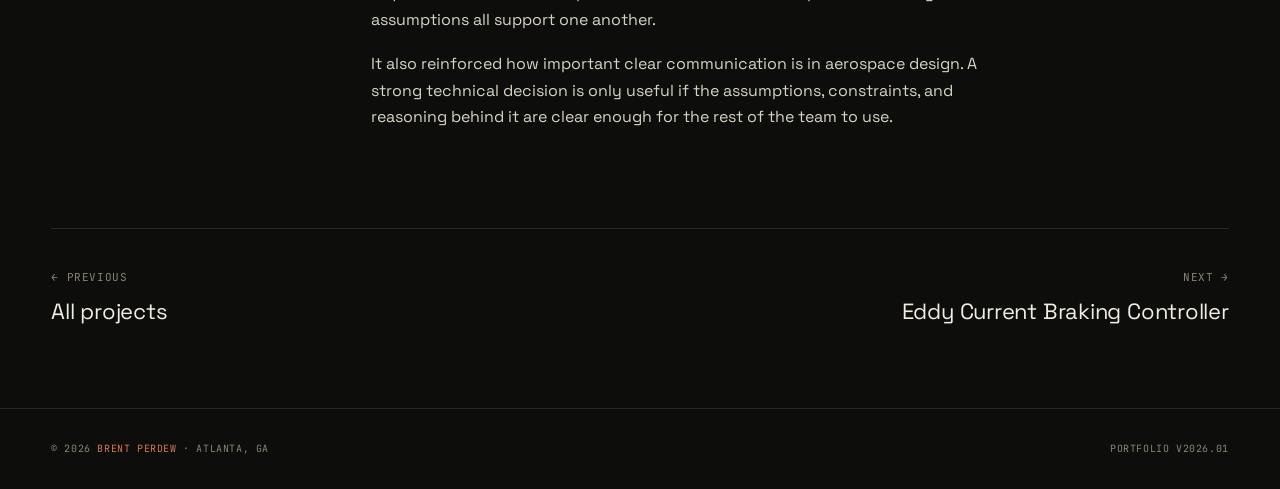
<file: project-01.html>
<!doctype html>
<html lang="en">
<head>
<meta charset="utf-8" />
<meta name="viewport" content="width=device-width, initial-scale=1" />
<title>Autonomous On-Orbit Satellite Servicing Mission | Brent Perdew</title>
<link rel="preconnect" href="https://fonts.googleapis.com" />
<link rel="preconnect" href="https://fonts.gstatic.com" crossorigin />
<link href="https://fonts.googleapis.com/css2?family=IBM+Plex+Sans:wght@300;400;500;600&family=IBM+Plex+Mono:wght@400;500&family=Space+Grotesk:wght@300;400;500;600&family=JetBrains+Mono:wght@400;500&family=Instrument+Serif:ital@0;1&display=swap" rel="stylesheet" />
<link rel="stylesheet" href="styles.css" />
<script>
  (function(){
    document.documentElement.setAttribute('data-theme', 'ink');
    document.documentElement.setAttribute('data-fontpair', 'space');
  })();
</script>
</head>

<body>

<nav class="nav">
  <div class="container nav-inner">
    <a href="index.html" class="mark">
      <span class="glyph"></span>
      <span class="name">BRENT PERDEW</span>
      <span class="role">/ AE-ENG-001</span>
    </a>

    <div class="nav-links">
      <a href="index.html#about"><span class="num">01</span>About</a>
      <a href="index.html#projects"><span class="num">02</span>Projects</a>
      <a href="index.html#experience"><span class="num">03</span>Experience</a>
      <a href="index.html#skills"><span class="num">04</span>Skills</a>
      <a href="index.html#contact"><span class="num">05</span>Contact</a>
    </div>

    <a href="Resume.pdf" class="nav-cta">Resume</a>
  </div>
</nav>

<section class="cs-hero">
  <div class="container">
    <a href="index.html#projects" class="cs-back"><span class="arr">←</span> BACK TO PROJECTS</a>

    <p class="mono" style="margin-bottom:24px">
      <span class="acc">PROJECT 01 / 06</span> · SPACE SYSTEMS · 2026
    </p>

    <h1>Autonomous On-Orbit Satellite Servicing Mission<span class="acc">.</span></h1>

    <p class="lede">
      System-level design of an autonomous spacecraft architecture for approaching, servicing, and refueling client satellites in geostationary orbit.
    </p>

    <div class="cs-specs">
      <div class="cell">
        <div class="k">Role</div>
        <div class="v">
          Project Systems Engineer Lead with contributions to requirements development, subsystem interfaces, operational modes, verification planning, and GNC concept definition.
        </div>
      </div>

      <div class="cell">
        <div class="k">Timeline</div>
        <div class="v">January 2026 to May 2026</div>
      </div>

      <div class="cell">
        <div class="k">Stack</div>
        <div class="v">
          MATLAB · Simulink · Systems Engineering · Mission Design · GNC Concepts · Requirements Flowdown
        </div>
      </div>

      <div class="cell">
        <div class="k">Focus</div>
        <div class="v">Space Systems / On-Orbit Servicing</div>
      </div>
    </div>

    <div class="project-links">
      <a href="assets/senior-design-presentation.pdf" class="btn" target="_blank" rel="noopener">
        View Presentation <span class="arr">↗</span>
      </a>

      <a href="assets/senior-design-final-report.pdf" class="btn ghost" target="_blank" rel="noopener">
        Read Final Report <span class="arr">↗</span>
      </a>

      <a href="assets/senior-design-poster.pdf" class="btn" target="_blank" rel="noopener">
        View Poster <span class="arr">↗</span>
      </a>
    </div>

    <div class="cs-hero-img image-mode">
      <img src="assets/senior-design-hero.jpg" alt="Autonomous on-orbit satellite servicing mission architecture" />
      <span class="fig">FIG. A</span>
      <span class="caption">Mission architecture for GEO satellite servicing</span>
    </div>
  </div>
</section>

<div class="container">
  <div class="cs-body">

    <aside class="cs-sidenav">
      <h6>Contents</h6>
      <ul>
        <li><a href="#brief"><span class="num">01</span>Brief</a></li>
        <li><a href="#problem"><span class="num">02</span>Problem</a></li>
        <li><a href="#approach"><span class="num">03</span>Approach</a></li>
        <li><a href="#systems-role"><span class="num">04</span>Systems Role</a></li>
        <li><a href="#outputs"><span class="num">05</span>Outputs</a></li>
        <li><a href="#takeaways"><span class="num">06</span>Takeaways</a></li>
      </ul>
    </aside>

    <article>

      <section class="cs-section" id="brief">
        <h2>01 · Brief</h2>
        <h3>Turning a GEO refueling mission into a traceable spacecraft architecture.</h3>

        <p>
          This senior design project developed BUCEES, an autonomous on-orbit servicing spacecraft concept for extending the life of GEO client satellites. The mission was framed around approaching a client spacecraft, performing proximity operations, establishing a servicing interface, and transferring propellant safely enough to make life extension economically useful.
        </p>

        <p>
          The project went beyond a single subsystem design. It required connecting the business case, client selection, spacecraft architecture, subsystem sizing, operational modes, risk posture, interfaces, and verification logic into one coherent mission concept.
        </p>

        <figure class="cs-figure">
          <div class="img image-mode">
            <img src="assets/senior-design-conops.jpg" alt="Concept of operations for the satellite servicing mission" />
          </div>
          <figcaption class="cap">
            <span class="label">FIG. B</span>
            Concept of operations showing the major mission phases from approach through servicing.
          </figcaption>
        </figure>
      </section>

      <section class="cs-section" id="problem">
        <h2>02 · Problem</h2>
        <h3>GEO servicing is a coupled mission, controls, interfaces, and economics problem.</h3>

        <p>
          A servicing spacecraft has to do more than reach GEO. It must safely operate near a high-value client satellite, control relative motion, manage plume and collision risk, align to a servicing interface, transfer propellant, and recover from off-nominal conditions without endangering the client vehicle.
        </p>

        <p>
          That made the design a systems engineering problem. Sensing choices affected GNC behavior, GNC behavior affected docking and refueling operations, refueling requirements affected mass and propulsion sizing, and every subsystem had to support a clear mission timeline and set of operational modes.
        </p>
      </section>

      <section class="cs-section" id="approach">
        <h2>03 · Approach</h2>
        <h3>Breaking the mission into traceable phases, functions, and requirements.</h3>

        <ul class="cs-list">
          <li>Defined mission phases for launch and transfer, GEO operations, rendezvous, proximity operations, servicing, eclipse, and contingency behavior.</li>
          <li>Translated mission objectives into system-level requirements and lower-level subsystem considerations.</li>
          <li>Supported interface definition across structures, refueling, GNC, communications, power, and operations.</li>
          <li>Worked through operational mode logic to identify which subsystems were active, partially active, or inactive during each phase.</li>
          <li>Connected GNC needs to relative navigation, sensor usage, attitude control, keep-out zones, and close approach behavior.</li>
          <li>Used trade studies to compare design options and keep the final architecture tied to mission priorities.</li>
        </ul>

        <figure class="cs-figure">
          <div class="img image-mode">
            <img src="assets/senior-design-modes.jpg" alt="Operational modes table for the satellite servicing spacecraft" />
          </div>
          <figcaption class="cap">
            <span class="label">FIG. C</span>
            Interface and data-flow diagram connecting spacecraft subsystems, power routing, command/telemetry, sensor data, and bus-level structural interfaces.
          </figcaption>
        </figure>
      </section>

      <section class="cs-section" id="systems-role">
        <h2>04 · Systems Role</h2>
        <h3>My main contribution was keeping the design connected across disciplines.</h3>

        <p>
          As Project Systems Engineer Lead, I focused on keeping the design traceable. I helped organize the mission around clear objectives, assumptions, requirements, constraints, interfaces, verification methods, and subsystem responsibilities.
        </p>

        <p>
          I also supported the GNC side of the mission by helping define how rendezvous and proximity operations fit into the larger servicing sequence. That included thinking through relative navigation, sensing needs, approach geometry, attitude control, and how close-range operations constrained the rest of the spacecraft.
        </p>

        <div class="cs-callout">
          <div class="k">Key Systems Engineering Emphasis</div>
          <p>
            The central challenge was making every design choice traceable back to the mission objective: safely extending the useful life of client satellites in GEO through autonomous refueling.
          </p>
        </div>
      </section>

      <section class="cs-section" id="outputs">
        <h2>05 · Outputs</h2>
        <h3>What the project produced.</h3>

        <ul class="cs-list">
          <li>A complete mission concept for an autonomous GEO servicing spacecraft.</li>
          <li>A system architecture connecting mission operations, subsystem functions, and client satellite interactions.</li>
          <li>Operational mode definitions for nominal, servicing, eclipse, and contingency scenarios.</li>
          <li>Requirements flowdown and traceability artifacts connecting mission objectives to subsystem-level design decisions.</li>
          <li>Trade study outputs supporting architecture, servicing, subsystem, and operational decisions.</li>
          <li>A final technical report, poster, and presentation communicating the mission design and system-level rationale.</li>
        </ul>

        <figure class="cs-figure">
          <div class="img image-mode">
            <img src="assets/senior-design-model.jpg" alt="Physical or digital model of the satellite servicing spacecraft" />
          </div>
          <figcaption class="cap">
            <span class="label">FIG. D</span>
            Final spacecraft model used to communicate the mission architecture and system design.
          </figcaption>
        </figure>
      </section>

      <section class="cs-section" id="takeaways">
        <h2>06 · Takeaways</h2>
        <h3>What I took away from the project.</h3>

        <p>
          This project strengthened my ability to think like a systems engineer. The biggest lesson was that a spacecraft concept only works when mission goals, requirements, interfaces, operational modes, verification plans, and subsystem assumptions all support one another.
        </p>

        <p>
          It also reinforced how important clear communication is in aerospace design. A strong technical decision is only useful if the assumptions, constraints, and reasoning behind it are clear enough for the rest of the team to use.
        </p>
      </section>

    </article>
  </div>

  <div class="cs-nextprev">
    <a href="index.html#projects">
      <span>← PREVIOUS</span>
      <span class="ttl">All projects</span>
    </a>

    <a href="project-06.html" class="right">
      <span>NEXT →</span>
      <span class="ttl">Eddy Current Braking Controller</span>
    </a>
  </div>
</div>

<footer>
  <div class="container">
    <span>© 2026 <span class="acc">Brent Perdew</span> · Atlanta, GA</span>
    <span>Portfolio v2026.01</span>
  </div>
</footer>

</body>
</html>
</file>
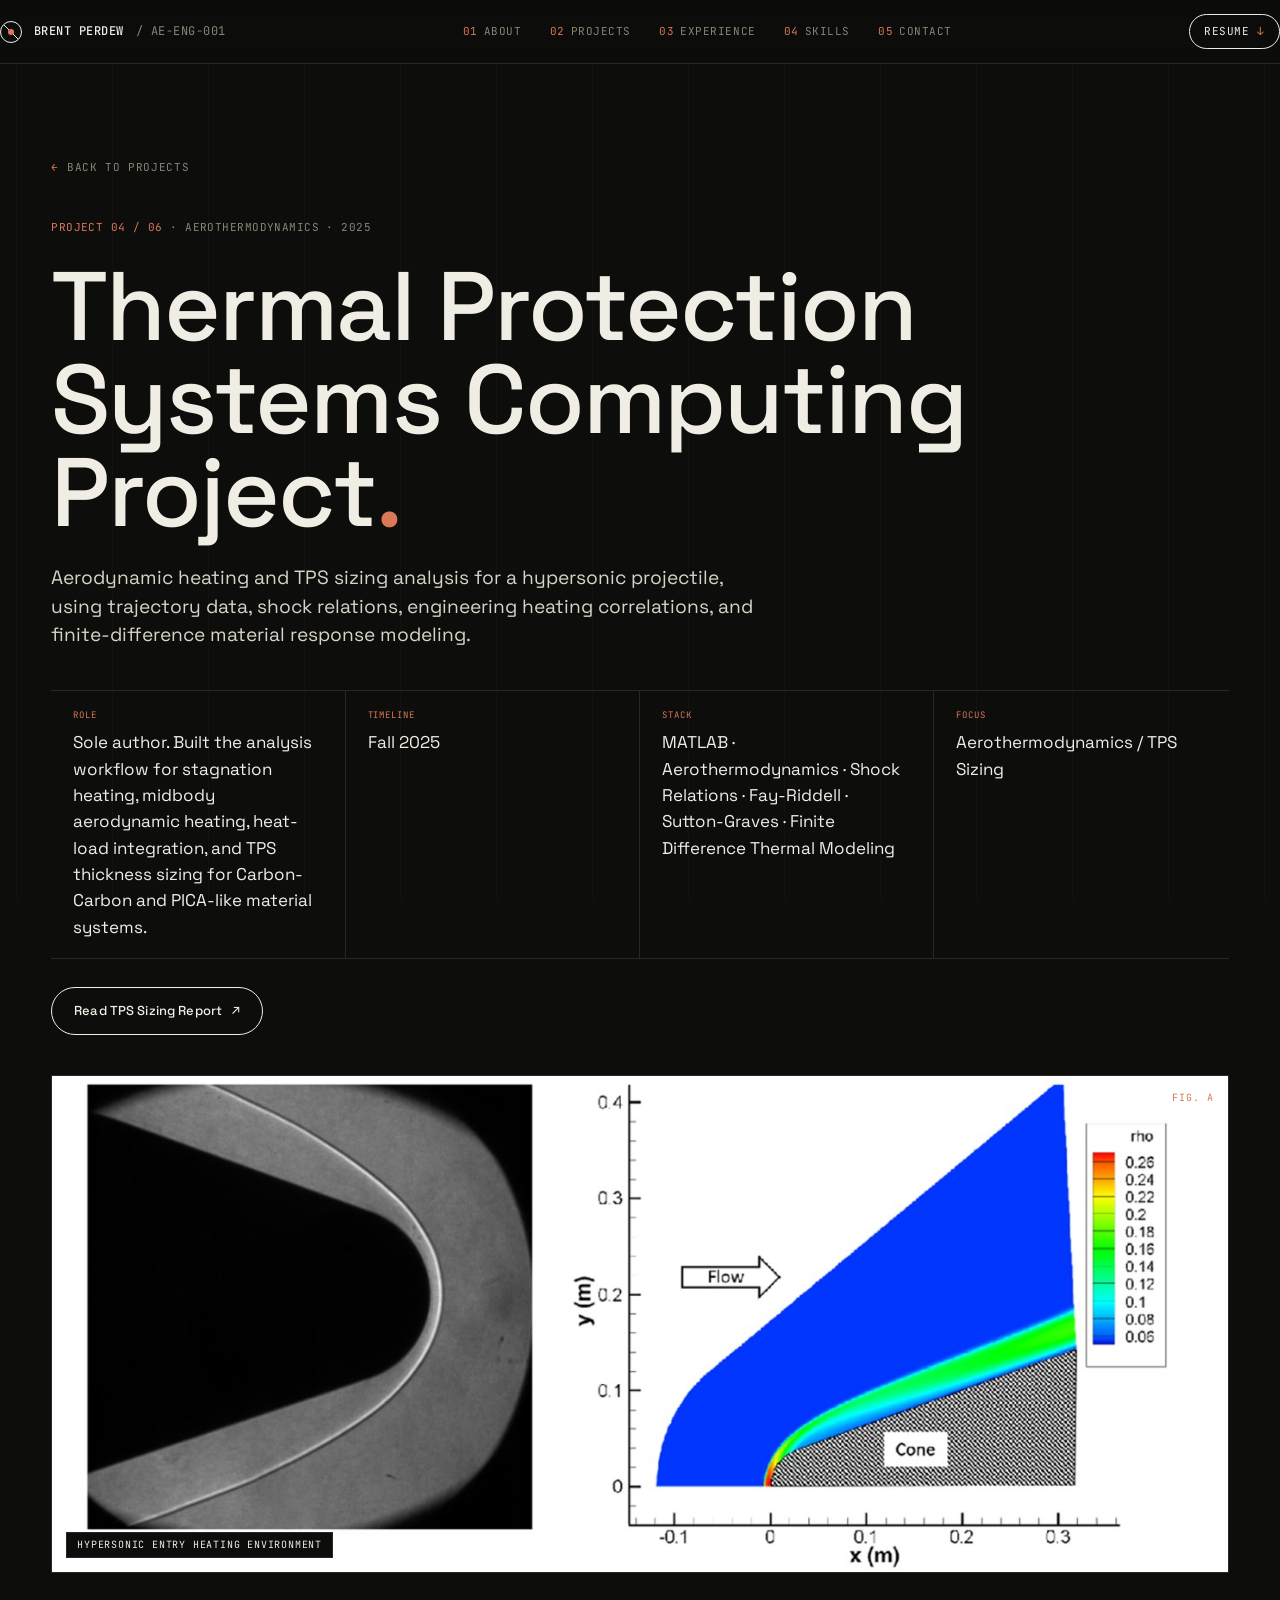
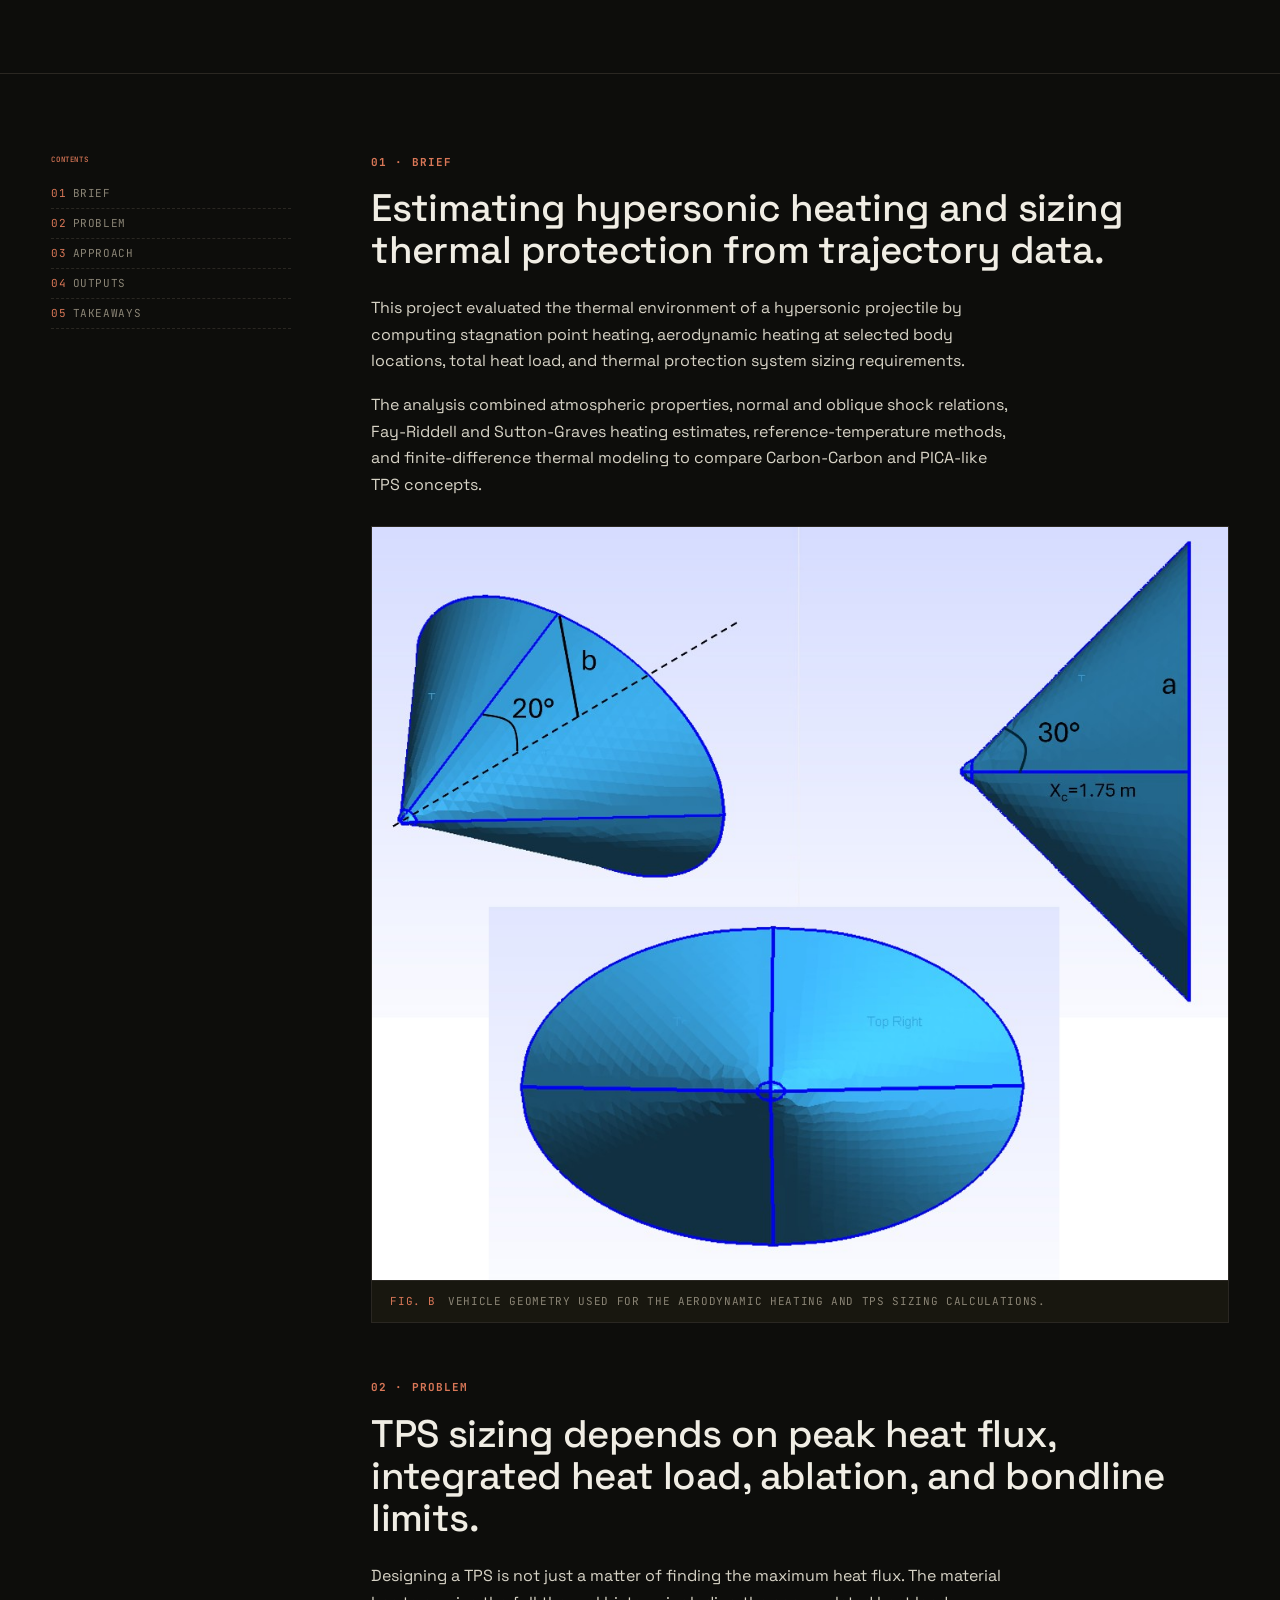
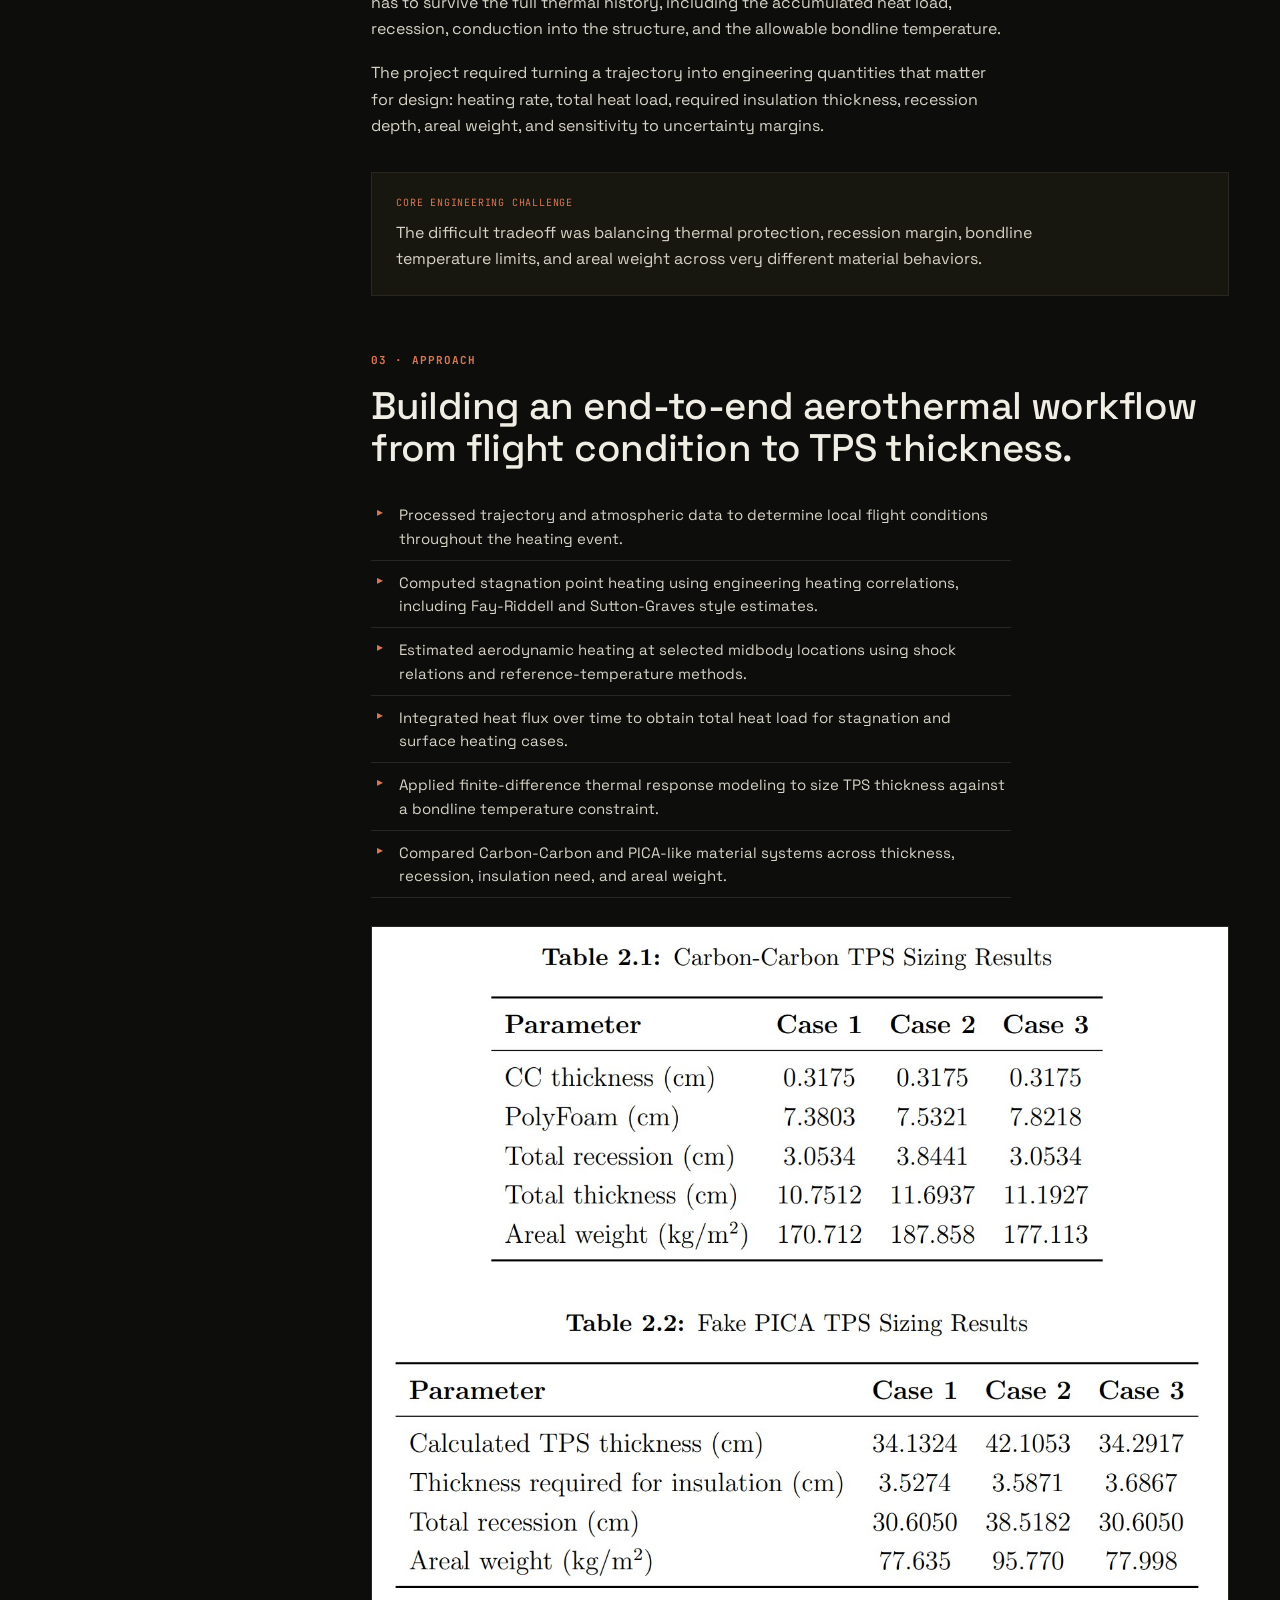
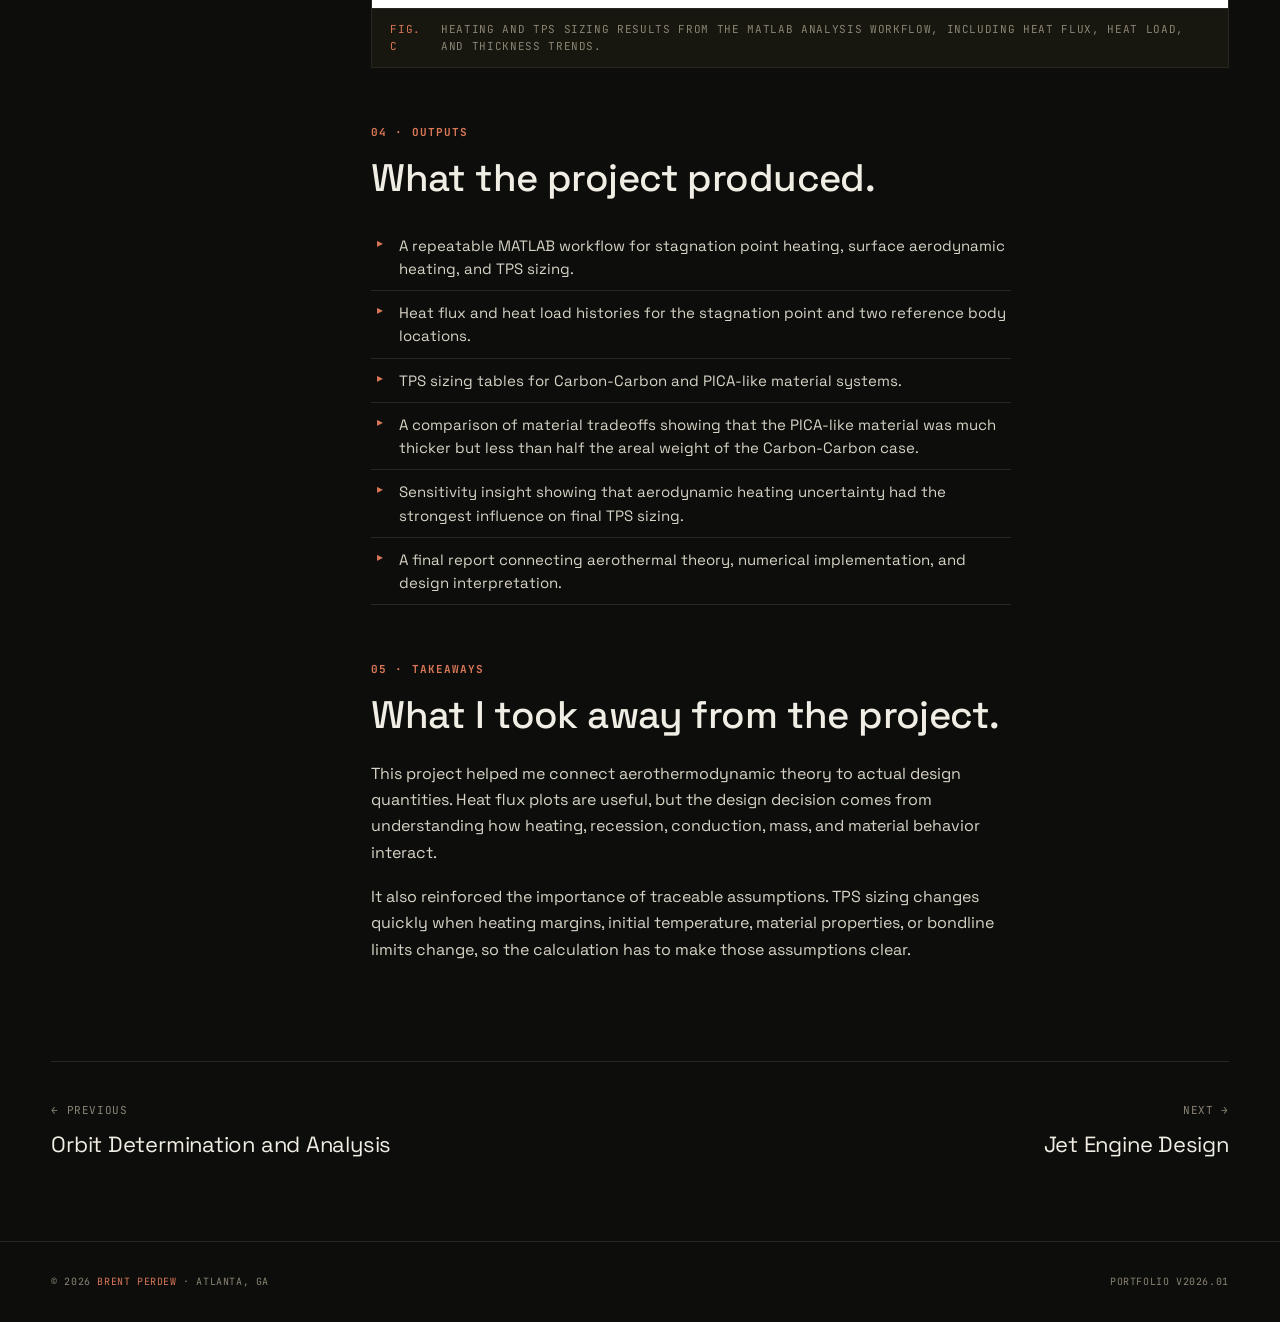
<file: project-02.html>
<!DOCTYPE html>

<html lang="en">
<head>
<meta charset="utf-8"/>
<meta content="width=device-width, initial-scale=1" name="viewport"/>
<title>Thermal Protection Systems Computing Project | Brent Perdew</title>
<link href="https://fonts.googleapis.com" rel="preconnect"/>
<link crossorigin="" href="https://fonts.gstatic.com" rel="preconnect"/>
<link href="https://fonts.googleapis.com/css2?family=IBM+Plex+Sans:wght@300;400;500;600&amp;family=IBM+Plex+Mono:wght@400;500&amp;family=Space+Grotesk:wght@300;400;500;600&amp;family=JetBrains+Mono:wght@400;500&amp;family=Instrument+Serif:ital@0;1&amp;display=swap" rel="stylesheet"/>
<link href="styles.css" rel="stylesheet"/>
<script>
  (function(){
    document.documentElement.setAttribute('data-theme', 'ink');
    document.documentElement.setAttribute('data-fontpair', 'space');
  })();
</script>
</head>
<body>
<nav class="nav">
<div class="container nav-inner">
<a class="mark" href="index.html">
<span class="glyph"></span>
<span class="name">BRENT PERDEW</span>
<span class="role">/ AE-ENG-001</span>
</a>
<div class="nav-links">
<a href="index.html#about"><span class="num">01</span>About</a>
<a href="index.html#projects"><span class="num">02</span>Projects</a>
<a href="index.html#experience"><span class="num">03</span>Experience</a>
<a href="index.html#skills"><span class="num">04</span>Skills</a>
<a href="index.html#contact"><span class="num">05</span>Contact</a>
</div>
<a class="nav-cta" href="Resume.pdf">Resume</a>
</div>
</nav>
<section class="cs-hero">
<div class="container">
<a class="cs-back" href="index.html#projects"><span class="arr">←</span> BACK TO PROJECTS</a>
<p class="mono" style="margin-bottom:24px">
<span class="acc">PROJECT 04 / 06</span> · AEROTHERMODYNAMICS · 2025
    </p>
<h1>Thermal Protection Systems Computing Project<span class="acc">.</span></h1>
<p class="lede">Aerodynamic heating and TPS sizing analysis for a hypersonic projectile, using trajectory data, shock relations, engineering heating correlations, and finite-difference material response modeling.</p>
<div class="cs-specs">
<div class="cell">
<div class="k">Role</div>
<div class="v">Sole author. Built the analysis workflow for stagnation heating, midbody aerodynamic heating, heat-load integration, and TPS thickness sizing for Carbon-Carbon and PICA-like material systems.</div>
</div>
<div class="cell">
<div class="k">Timeline</div>
<div class="v">Fall 2025</div>
</div>
<div class="cell">
<div class="k">Stack</div>
<div class="v">MATLAB · Aerothermodynamics · Shock Relations · Fay-Riddell · Sutton-Graves · Finite Difference Thermal Modeling</div>
</div>
<div class="cell">
<div class="k">Focus</div>
<div class="v">Aerothermodynamics / TPS Sizing</div>
</div>
</div>
<div class="project-links">
<a class="btn ghost" href="assets/tps-sizing-report.pdf" rel="noopener" target="_blank">
        Read TPS Sizing Report <span class="arr">↗</span>
</a>
</div>
<div class="cs-hero-img image-mode">
<img alt="Thermal protection system sizing heat flux or hypersonic vehicle analysis" src="assets/tps-sizing-hero.jpg"/>
<span class="fig">FIG. A</span>
<span class="caption">Hypersonic entry heating environment</span>
</div>
</div>
</section>
<div class="container">
<div class="cs-body">
<aside class="cs-sidenav">
<h6>Contents</h6>
<ul>
<li><a href="#brief"><span class="num">01</span>Brief</a></li>
<li><a href="#problem"><span class="num">02</span>Problem</a></li>
<li><a href="#approach"><span class="num">03</span>Approach</a></li>
<li><a href="#outputs"><span class="num">04</span>Outputs</a></li>
<li><a href="#takeaways"><span class="num">05</span>Takeaways</a></li>
</ul>
</aside>
<article>
<section class="cs-section" id="brief">
<h2>01 · Brief</h2>
<h3>Estimating hypersonic heating and sizing thermal protection from trajectory data.</h3><p>This project evaluated the thermal environment of a hypersonic projectile by computing stagnation point heating, aerodynamic heating at selected body locations, total heat load, and thermal protection system sizing requirements.</p><p>The analysis combined atmospheric properties, normal and oblique shock relations, Fay-Riddell and Sutton-Graves heating estimates, reference-temperature methods, and finite-difference thermal modeling to compare Carbon-Carbon and PICA-like TPS concepts.</p>


<figure class="cs-figure">
<div class="img image-mode">
<img alt="Truncated elliptic cone vehicle geometry used for TPS analysis" src="assets/tps-sizing-vehicle.jpg"/>
</div>
<figcaption class="cap"><span class="label">FIG. B</span> Vehicle geometry used for the aerodynamic heating and TPS sizing calculations.</figcaption>
</figure>
</section>
<section class="cs-section" id="problem">
<h2>02 · Problem</h2>
<h3>TPS sizing depends on peak heat flux, integrated heat load, ablation, and bondline limits.</h3><p>Designing a TPS is not just a matter of finding the maximum heat flux. The material has to survive the full thermal history, including the accumulated heat load, recession, conduction into the structure, and the allowable bondline temperature.</p><p>The project required turning a trajectory into engineering quantities that matter for design: heating rate, total heat load, required insulation thickness, recession depth, areal weight, and sensitivity to uncertainty margins.</p>


<div class="cs-callout">
<div class="k">Core Engineering Challenge</div>
<p>The difficult tradeoff was balancing thermal protection, recession margin, bondline temperature limits, and areal weight across very different material behaviors.</p>
</div>
</section>
<section class="cs-section" id="approach">
<h2>03 · Approach</h2>
<h3>Building an end-to-end aerothermal workflow from flight condition to TPS thickness.</h3>
<ul class="cs-list"><li>Processed trajectory and atmospheric data to determine local flight conditions throughout the heating event.</li><li>Computed stagnation point heating using engineering heating correlations, including Fay-Riddell and Sutton-Graves style estimates.</li><li>Estimated aerodynamic heating at selected midbody locations using shock relations and reference-temperature methods.</li><li>Integrated heat flux over time to obtain total heat load for stagnation and surface heating cases.</li><li>Applied finite-difference thermal response modeling to size TPS thickness against a bondline temperature constraint.</li><li>Compared Carbon-Carbon and PICA-like material systems across thickness, recession, insulation need, and areal weight.</li></ul>
<figure class="cs-figure">
<div class="img image-mode">
<img alt="Heat flux, integrated heat load, or TPS thickness sizing results" src="assets/tps-sizing-results.jpg"/>
</div>
<figcaption class="cap"><span class="label">FIG. C</span> Heating and TPS sizing results from the MATLAB analysis workflow, including heat flux, heat load, and thickness trends.</figcaption>
</figure>
</section>
<section class="cs-section" id="outputs">
<h2>04 · Outputs</h2>
<h3>What the project produced.</h3>
<ul class="cs-list"><li>A repeatable MATLAB workflow for stagnation point heating, surface aerodynamic heating, and TPS sizing.</li><li>Heat flux and heat load histories for the stagnation point and two reference body locations.</li><li>TPS sizing tables for Carbon-Carbon and PICA-like material systems.</li><li>A comparison of material tradeoffs showing that the PICA-like material was much thicker but less than half the areal weight of the Carbon-Carbon case.</li><li>Sensitivity insight showing that aerodynamic heating uncertainty had the strongest influence on final TPS sizing.</li><li>A final report connecting aerothermal theory, numerical implementation, and design interpretation.</li></ul>
</section>
<section class="cs-section" id="takeaways">
<h2>05 · Takeaways</h2>
<h3>What I took away from the project.</h3><p>This project helped me connect aerothermodynamic theory to actual design quantities. Heat flux plots are useful, but the design decision comes from understanding how heating, recession, conduction, mass, and material behavior interact.</p><p>It also reinforced the importance of traceable assumptions. TPS sizing changes quickly when heating margins, initial temperature, material properties, or bondline limits change, so the calculation has to make those assumptions clear.</p>


</section>
</article>
</div>
<div class="cs-nextprev">
<a href="project-04.html">
<span>← PREVIOUS</span>
<span class="ttl">Orbit Determination and Analysis</span>
</a>
<a class="right" href="project-03.html">
<span>NEXT →</span>
<span class="ttl">Jet Engine Design</span>
</a>
</div>
</div>
<footer>
<div class="container">
<span>© 2026 <span class="acc">Brent Perdew</span> · Atlanta, GA</span>
<span>Portfolio v2026.01</span>
</div>
</footer>
</body>
</html>
</file>
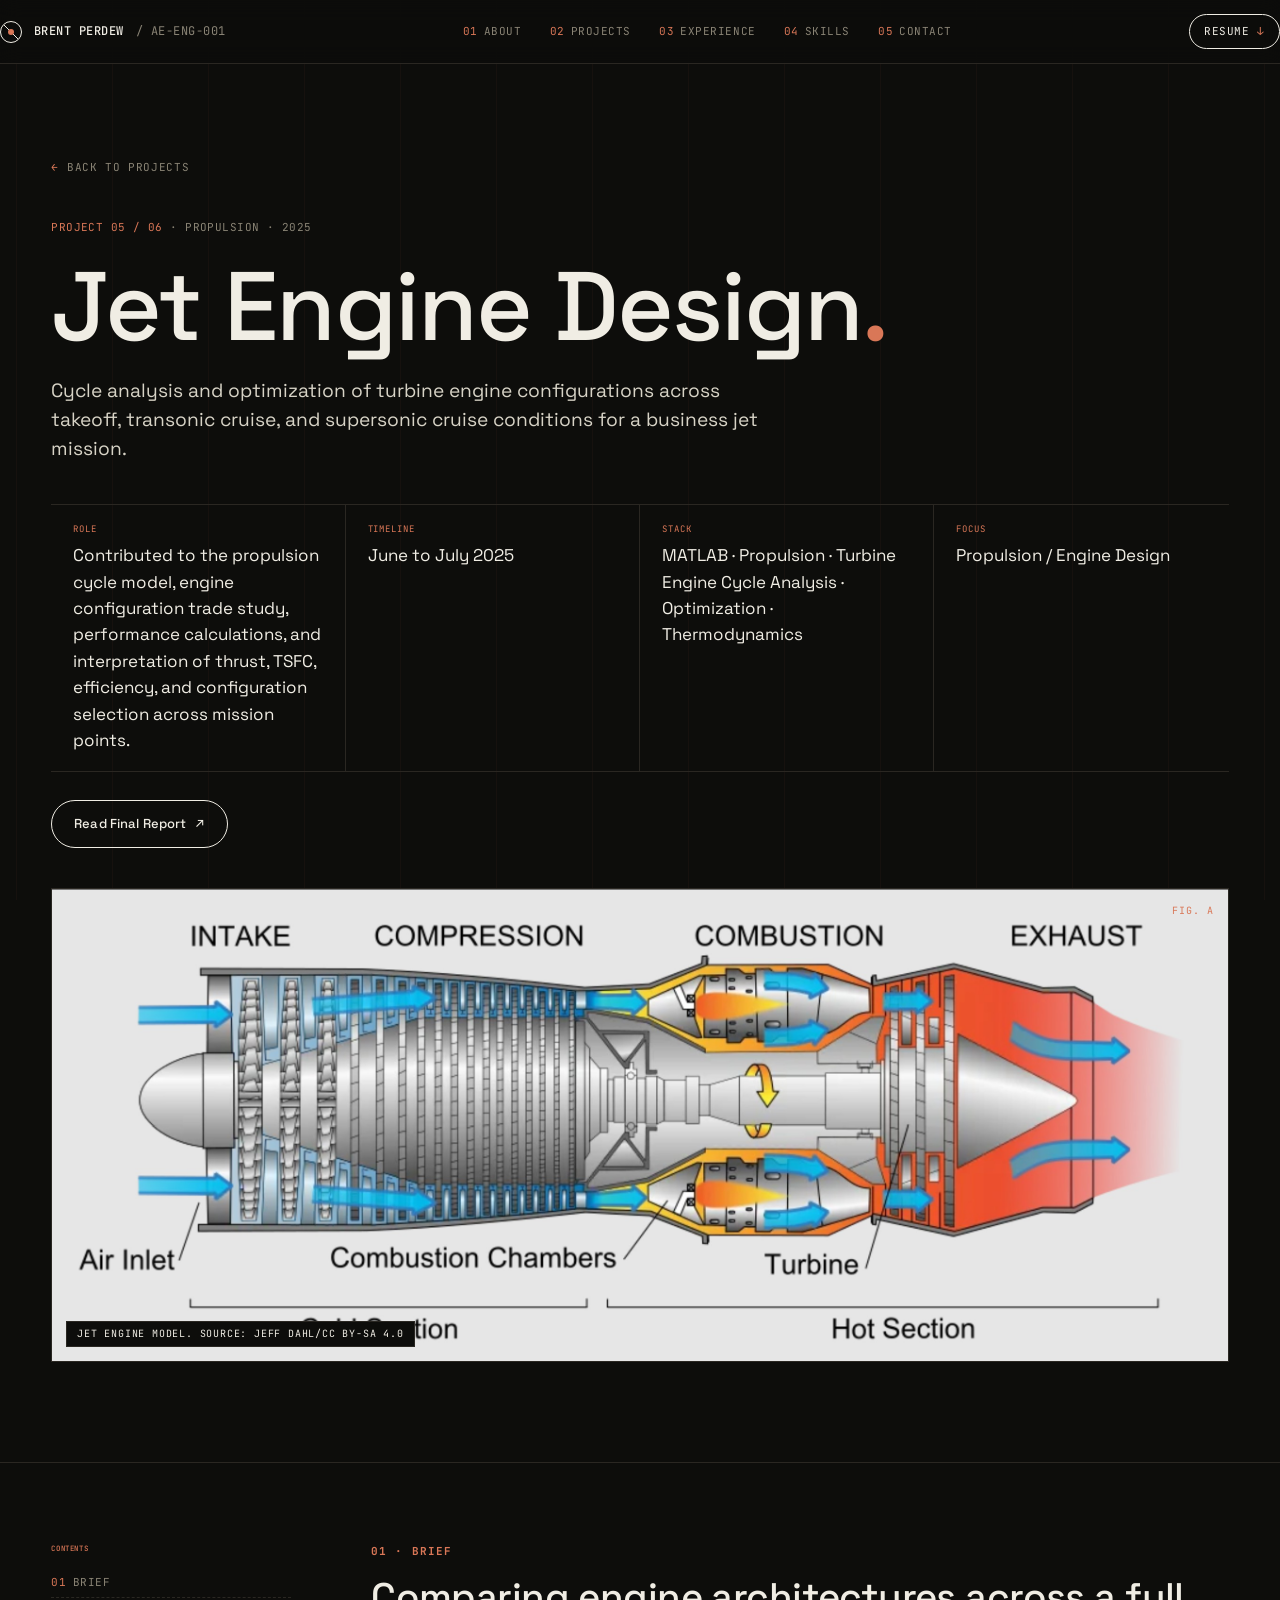
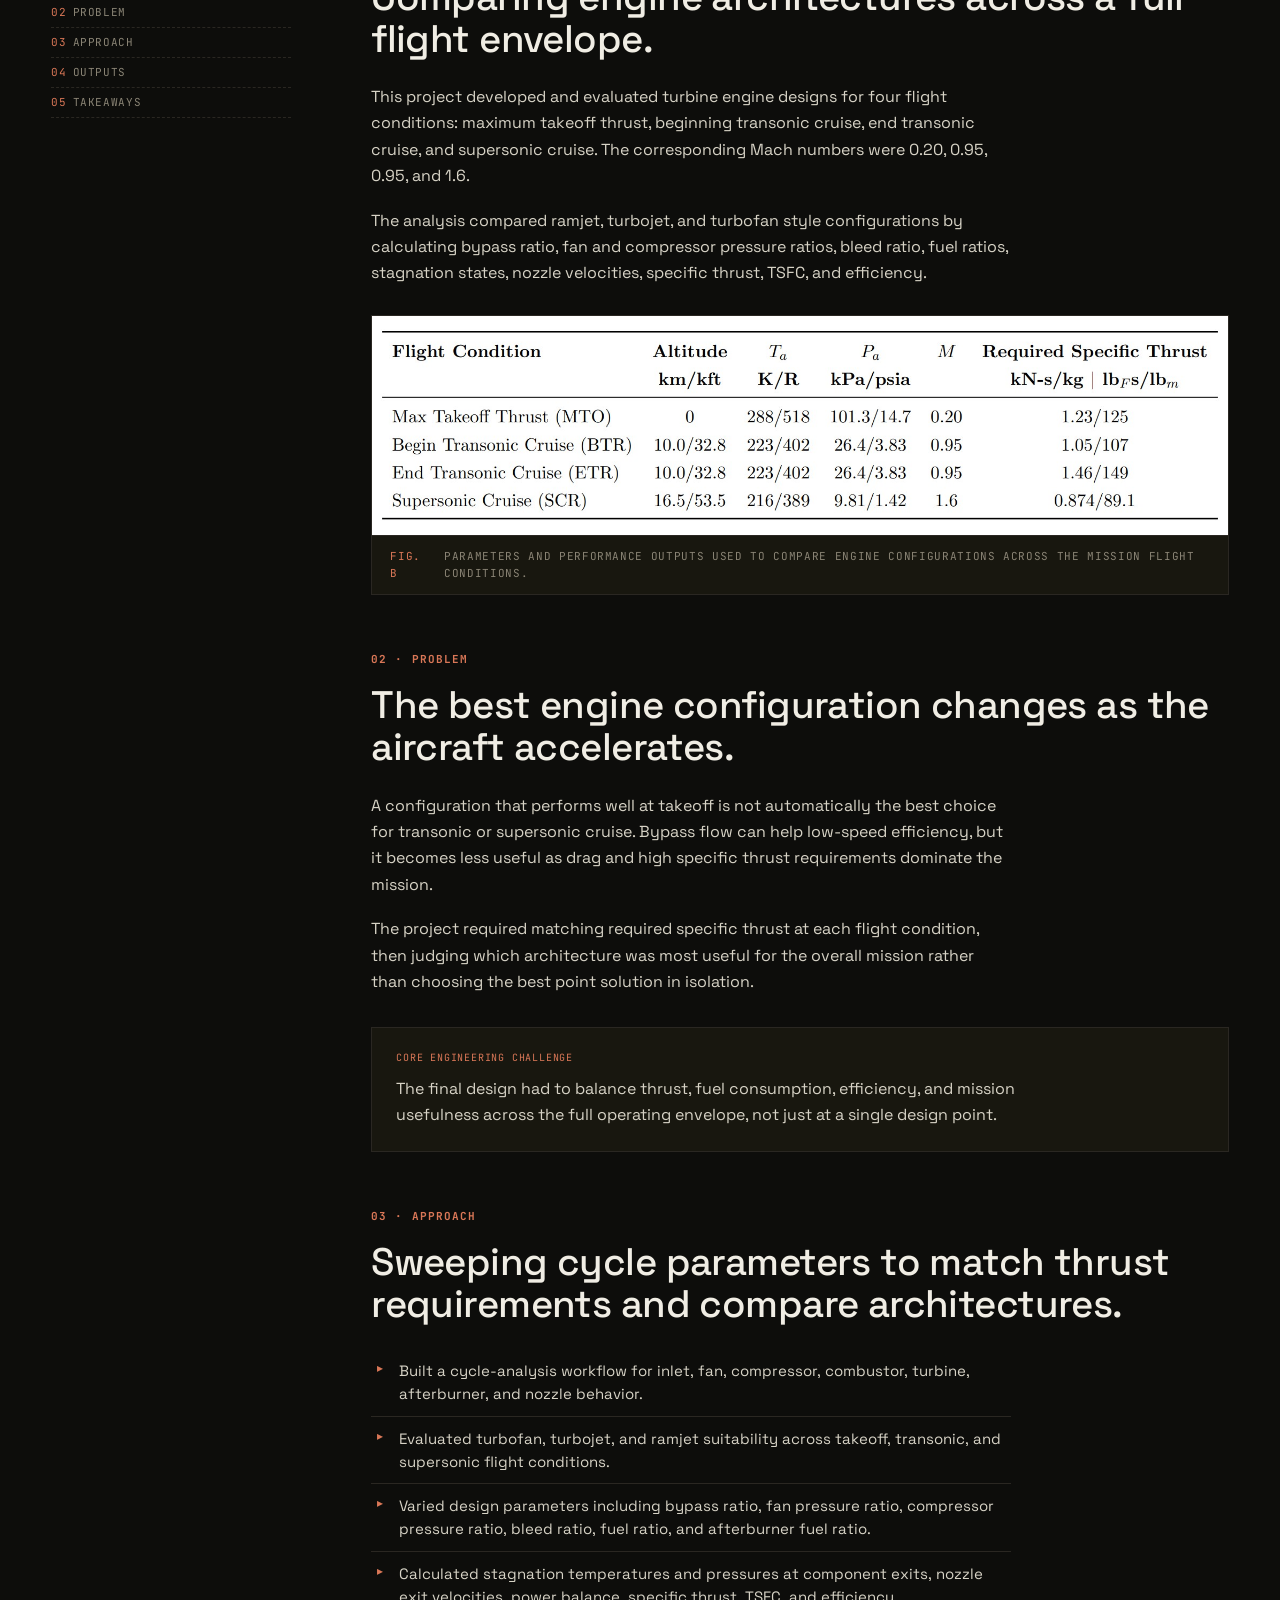
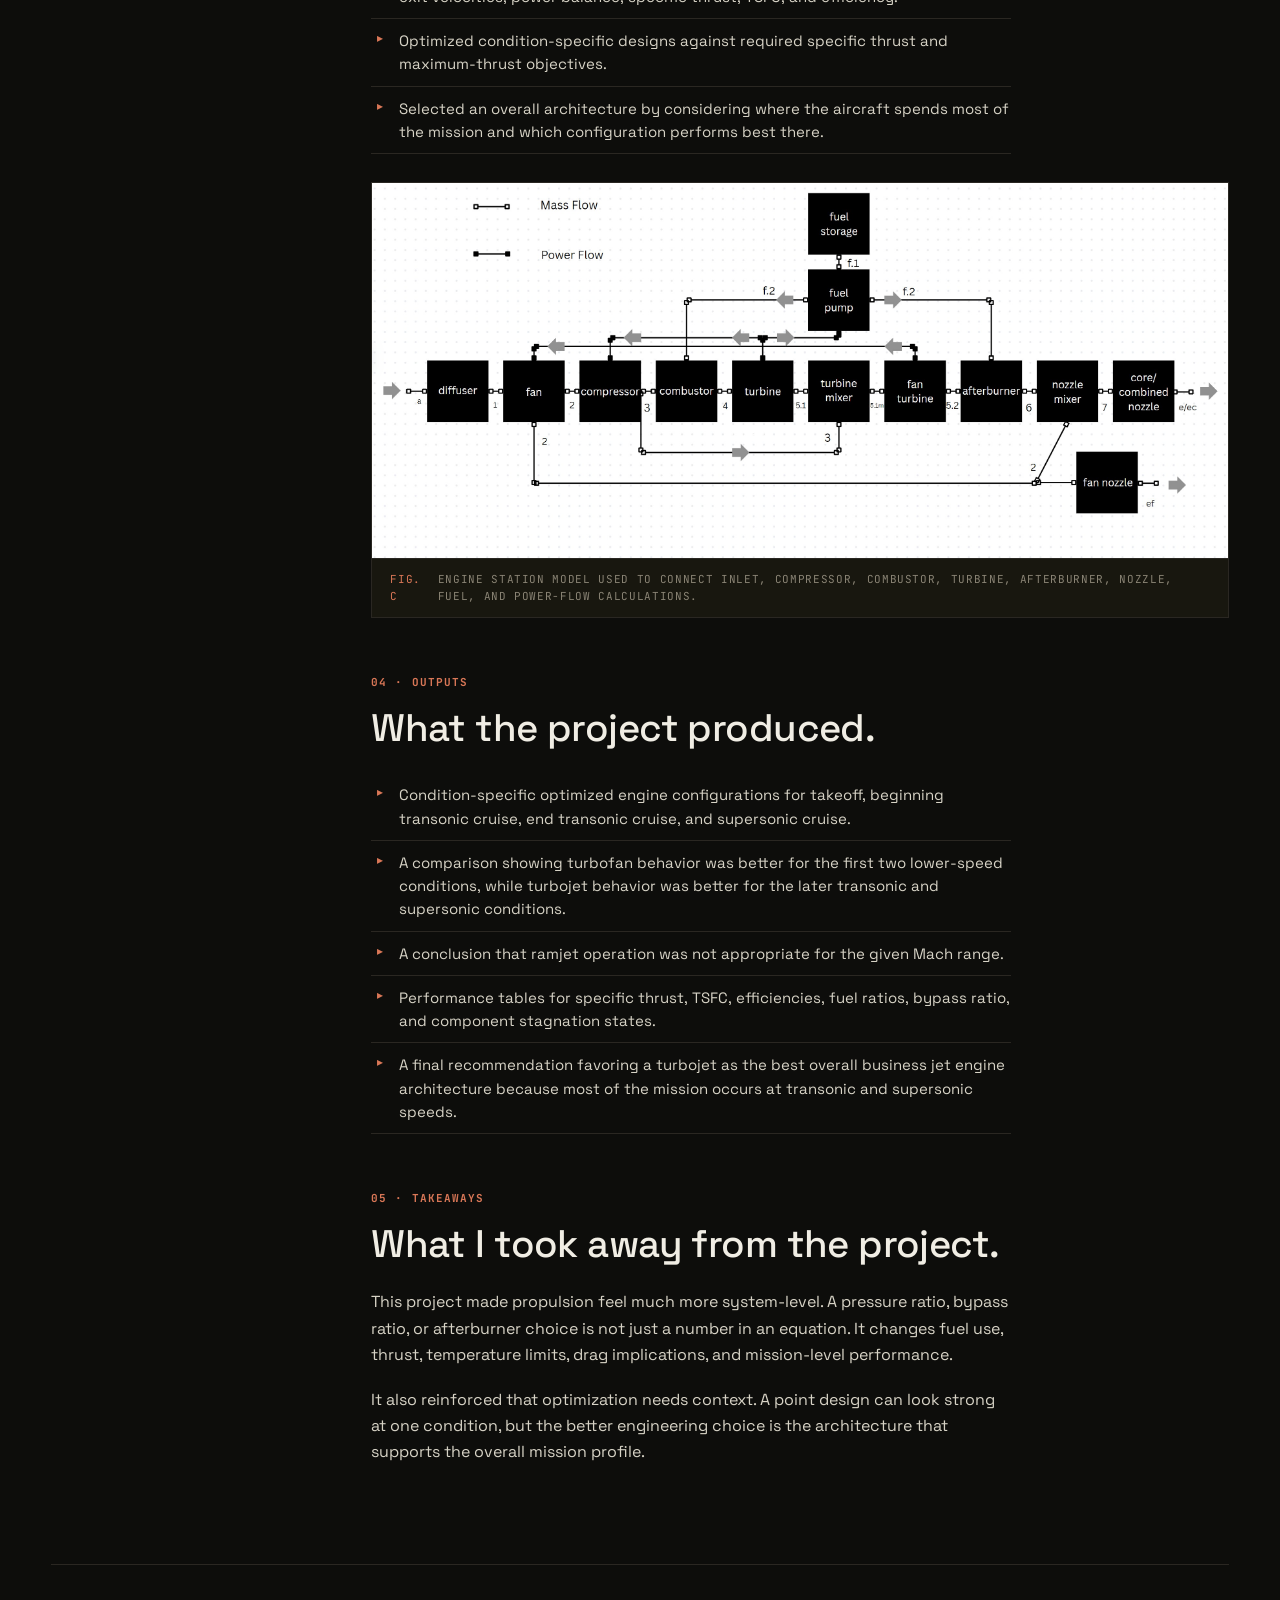
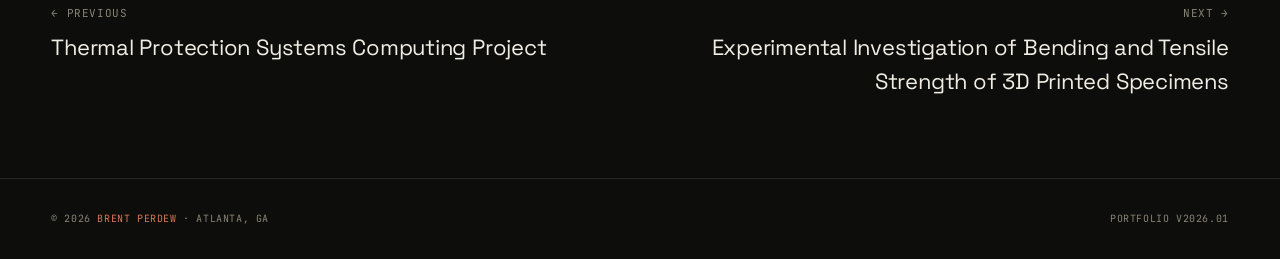
<file: project-03.html>
<!DOCTYPE html>

<html lang="en">
<head>
<meta charset="utf-8"/>
<meta content="width=device-width, initial-scale=1" name="viewport"/>
<title>Jet Engine Design | Brent Perdew</title>
<link href="https://fonts.googleapis.com" rel="preconnect"/>
<link crossorigin="" href="https://fonts.gstatic.com" rel="preconnect"/>
<link href="https://fonts.googleapis.com/css2?family=IBM+Plex+Sans:wght@300;400;500;600&amp;family=IBM+Plex+Mono:wght@400;500&amp;family=Space+Grotesk:wght@300;400;500;600&amp;family=JetBrains+Mono:wght@400;500&amp;family=Instrument+Serif:ital@0;1&amp;display=swap" rel="stylesheet"/>
<link href="styles.css" rel="stylesheet"/>
<script>
  (function(){
    document.documentElement.setAttribute('data-theme', 'ink');
    document.documentElement.setAttribute('data-fontpair', 'space');
  })();
</script>
</head>
<body>
<nav class="nav">
<div class="container nav-inner">
<a class="mark" href="index.html">
<span class="glyph"></span>
<span class="name">BRENT PERDEW</span>
<span class="role">/ AE-ENG-001</span>
</a>
<div class="nav-links">
<a href="index.html#about"><span class="num">01</span>About</a>
<a href="index.html#projects"><span class="num">02</span>Projects</a>
<a href="index.html#experience"><span class="num">03</span>Experience</a>
<a href="index.html#skills"><span class="num">04</span>Skills</a>
<a href="index.html#contact"><span class="num">05</span>Contact</a>
</div>
<a class="nav-cta" href="Resume.pdf">Resume</a>
</div>
</nav>
<section class="cs-hero">
<div class="container">
<a class="cs-back" href="index.html#projects"><span class="arr">←</span> BACK TO PROJECTS</a>
<p class="mono" style="margin-bottom:24px">
<span class="acc">PROJECT 05 / 06</span> · PROPULSION · 2025
    </p>
<h1>Jet Engine Design<span class="acc">.</span></h1>
<p class="lede">Cycle analysis and optimization of turbine engine configurations across takeoff, transonic cruise, and supersonic cruise conditions for a business jet mission.</p>
<div class="cs-specs">
<div class="cell">
<div class="k">Role</div>
<div class="v">Contributed to the propulsion cycle model, engine configuration trade study, performance calculations, and interpretation of thrust, TSFC, efficiency, and configuration selection across mission points.</div>
</div>
<div class="cell">
<div class="k">Timeline</div>
<div class="v">June to July 2025</div>
</div>
<div class="cell">
<div class="k">Stack</div>
<div class="v">MATLAB · Propulsion · Turbine Engine Cycle Analysis · Optimization · Thermodynamics</div>
</div>
<div class="cell">
<div class="k">Focus</div>
<div class="v">Propulsion / Engine Design</div>
</div>
</div>
<div class="project-links">
<a class="btn ghost" href="assets/jet-engine-design-report.pdf" rel="noopener" target="_blank">
        Read Final Report <span class="arr">↗</span>
</a>
</div>
<div class="cs-hero-img image-mode">
<img alt="Jet engine design cycle analysis or engine station model" src="assets/jet-engine-design-hero.jpg"/>
<span class="fig">FIG. A</span>
<span class="caption">Jet engine model. Source: Jeff Dahl/CC BY-SA 4.0</span>
</div>
</div>
</section>
<div class="container">
<div class="cs-body">
<aside class="cs-sidenav">
<h6>Contents</h6>
<ul>
<li><a href="#brief"><span class="num">01</span>Brief</a></li>
<li><a href="#problem"><span class="num">02</span>Problem</a></li>
<li><a href="#approach"><span class="num">03</span>Approach</a></li>
<li><a href="#outputs"><span class="num">04</span>Outputs</a></li>
<li><a href="#takeaways"><span class="num">05</span>Takeaways</a></li>
</ul>
</aside>
<article>
<section class="cs-section" id="brief">
<h2>01 · Brief</h2>
<h3>Comparing engine architectures across a full flight envelope.</h3><p>This project developed and evaluated turbine engine designs for four flight conditions: maximum takeoff thrust, beginning transonic cruise, end transonic cruise, and supersonic cruise. The corresponding Mach numbers were 0.20, 0.95, 0.95, and 1.6.</p><p>The analysis compared ramjet, turbojet, and turbofan style configurations by calculating bypass ratio, fan and compressor pressure ratios, bleed ratio, fuel ratios, stagnation states, nozzle velocities, specific thrust, TSFC, and efficiency.</p>


<figure class="cs-figure">
<div class="img image-mode">
<img alt="Jet engine station diagram showing inlet compressor combustor turbine and nozzle" src="assets/jet-engine-design-param.jpg"/>
</div>
<figcaption class="cap"><span class="label">FIG. B</span> Parameters and performance outputs used to compare engine configurations across the mission flight conditions.</figcaption>
</figure>
</section>
<section class="cs-section" id="problem">
<h2>02 · Problem</h2>
<h3>The best engine configuration changes as the aircraft accelerates.</h3><p>A configuration that performs well at takeoff is not automatically the best choice for transonic or supersonic cruise. Bypass flow can help low-speed efficiency, but it becomes less useful as drag and high specific thrust requirements dominate the mission.</p><p>The project required matching required specific thrust at each flight condition, then judging which architecture was most useful for the overall mission rather than choosing the best point solution in isolation.</p>


<div class="cs-callout">
<div class="k">Core Engineering Challenge</div>
<p>The final design had to balance thrust, fuel consumption, efficiency, and mission usefulness across the full operating envelope, not just at a single design point.</p>
</div>
</section>
<section class="cs-section" id="approach">
<h2>03 · Approach</h2>
<h3>Sweeping cycle parameters to match thrust requirements and compare architectures.</h3>
<ul class="cs-list"><li>Built a cycle-analysis workflow for inlet, fan, compressor, combustor, turbine, afterburner, and nozzle behavior.</li><li>Evaluated turbofan, turbojet, and ramjet suitability across takeoff, transonic, and supersonic flight conditions.</li><li>Varied design parameters including bypass ratio, fan pressure ratio, compressor pressure ratio, bleed ratio, fuel ratio, and afterburner fuel ratio.</li><li>Calculated stagnation temperatures and pressures at component exits, nozzle exit velocities, power balance, specific thrust, TSFC, and efficiency.</li><li>Optimized condition-specific designs against required specific thrust and maximum-thrust objectives.</li><li>Selected an overall architecture by considering where the aircraft spends most of the mission and which configuration performs best there.</li></ul>
<figure class="cs-figure">
<div class="img image-mode">
<img alt="Jet engine performance results comparing thrust efficiency and design parameters" src="assets/jet-engine-design-model.jpg"/>
</div>
<figcaption class="cap"><span class="label">FIG. C</span> Engine station model used to connect inlet, compressor, combustor, turbine, afterburner, nozzle, fuel, and power-flow calculations.</figcaption>
</figure>
</section>
<section class="cs-section" id="outputs">
<h2>04 · Outputs</h2>
<h3>What the project produced.</h3>
<ul class="cs-list"><li>Condition-specific optimized engine configurations for takeoff, beginning transonic cruise, end transonic cruise, and supersonic cruise.</li><li>A comparison showing turbofan behavior was better for the first two lower-speed conditions, while turbojet behavior was better for the later transonic and supersonic conditions.</li><li>A conclusion that ramjet operation was not appropriate for the given Mach range.</li><li>Performance tables for specific thrust, TSFC, efficiencies, fuel ratios, bypass ratio, and component stagnation states.</li><li>A final recommendation favoring a turbojet as the best overall business jet engine architecture because most of the mission occurs at transonic and supersonic speeds.</li></ul>
</section>
<section class="cs-section" id="takeaways">
<h2>05 · Takeaways</h2>
<h3>What I took away from the project.</h3><p>This project made propulsion feel much more system-level. A pressure ratio, bypass ratio, or afterburner choice is not just a number in an equation. It changes fuel use, thrust, temperature limits, drag implications, and mission-level performance.</p><p>It also reinforced that optimization needs context. A point design can look strong at one condition, but the better engineering choice is the architecture that supports the overall mission profile.</p>


</section>
</article>
</div>
<div class="cs-nextprev">
<a href="project-02.html">
<span>← PREVIOUS</span>
<span class="ttl">Thermal Protection Systems Computing Project</span>
</a>
<a class="right" href="project-05.html">
<span>NEXT →</span>
<span class="ttl">Experimental Investigation of Bending and Tensile Strength of 3D Printed Specimens</span>
</a>
</div>
</div>
<footer>
<div class="container">
<span>© 2026 <span class="acc">Brent Perdew</span> · Atlanta, GA</span>
<span>Portfolio v2026.01</span>
</div>
</footer>
</body>
</html>
</file>
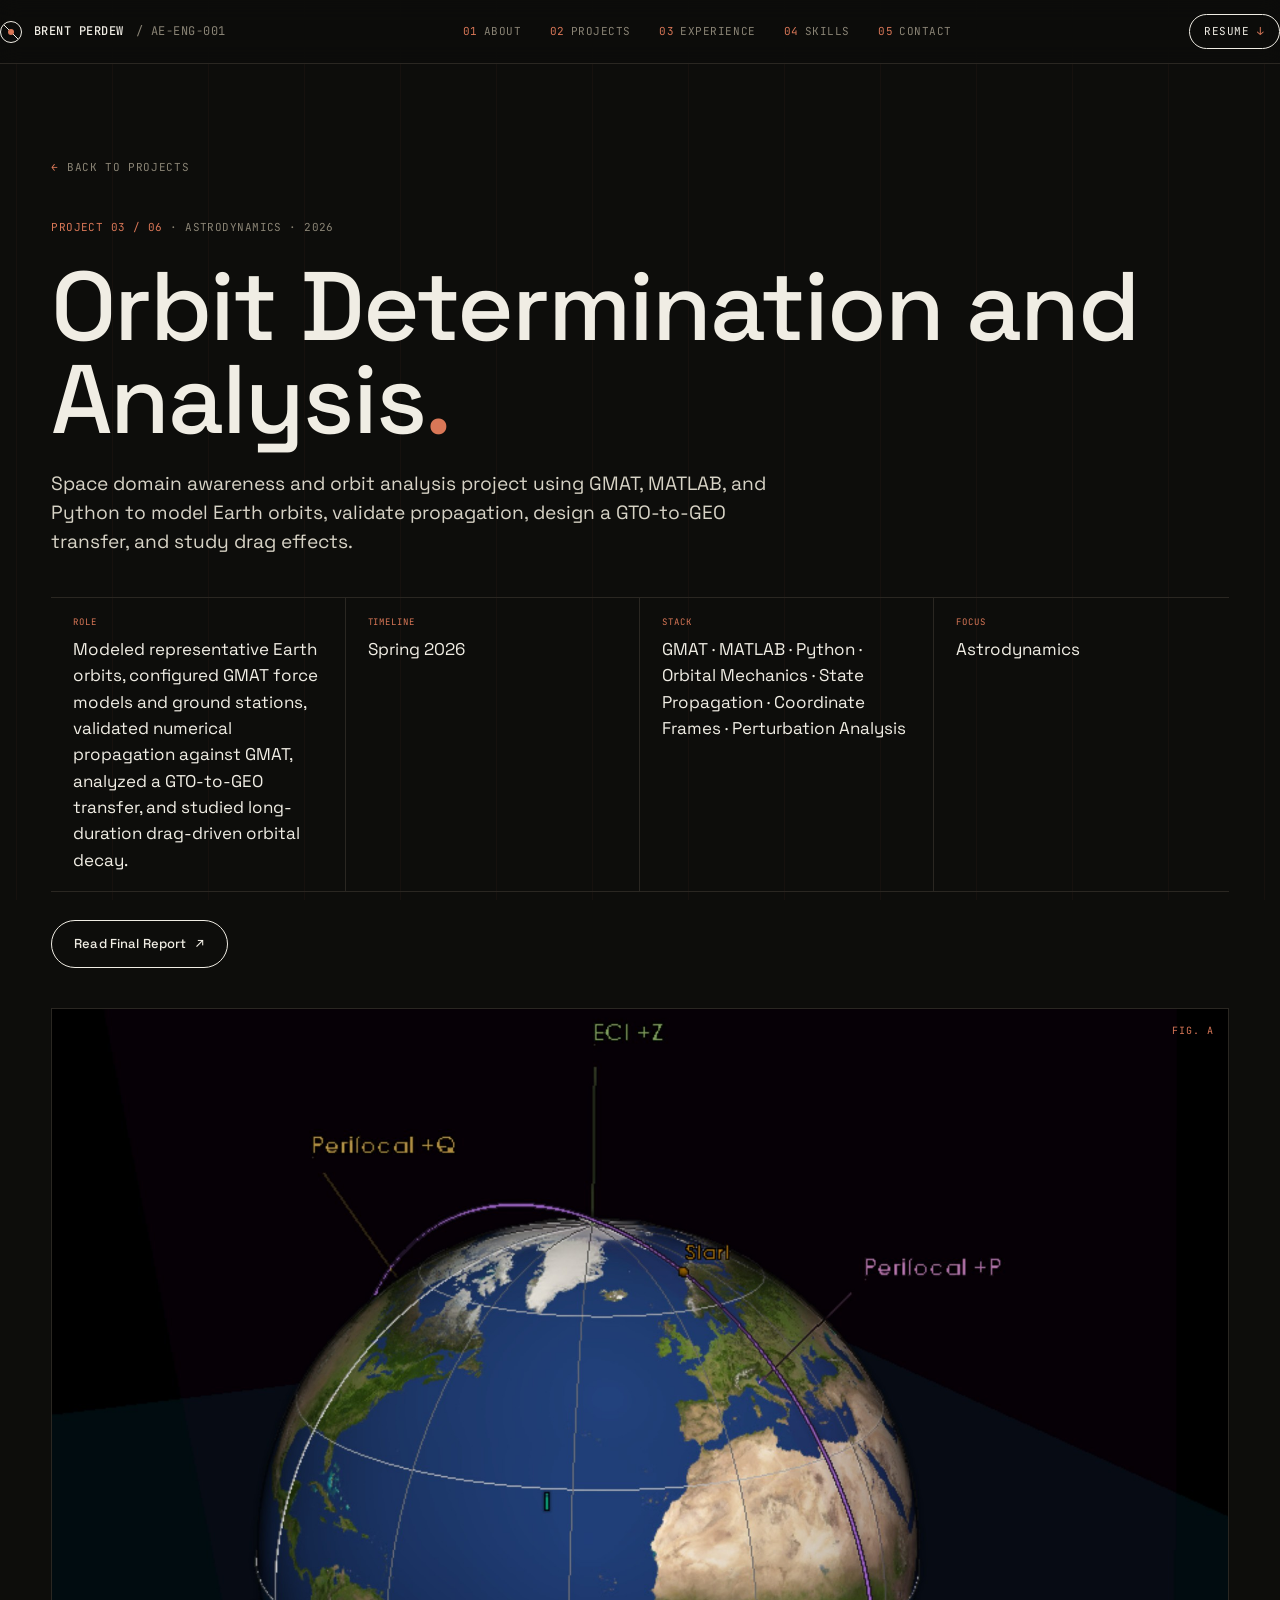
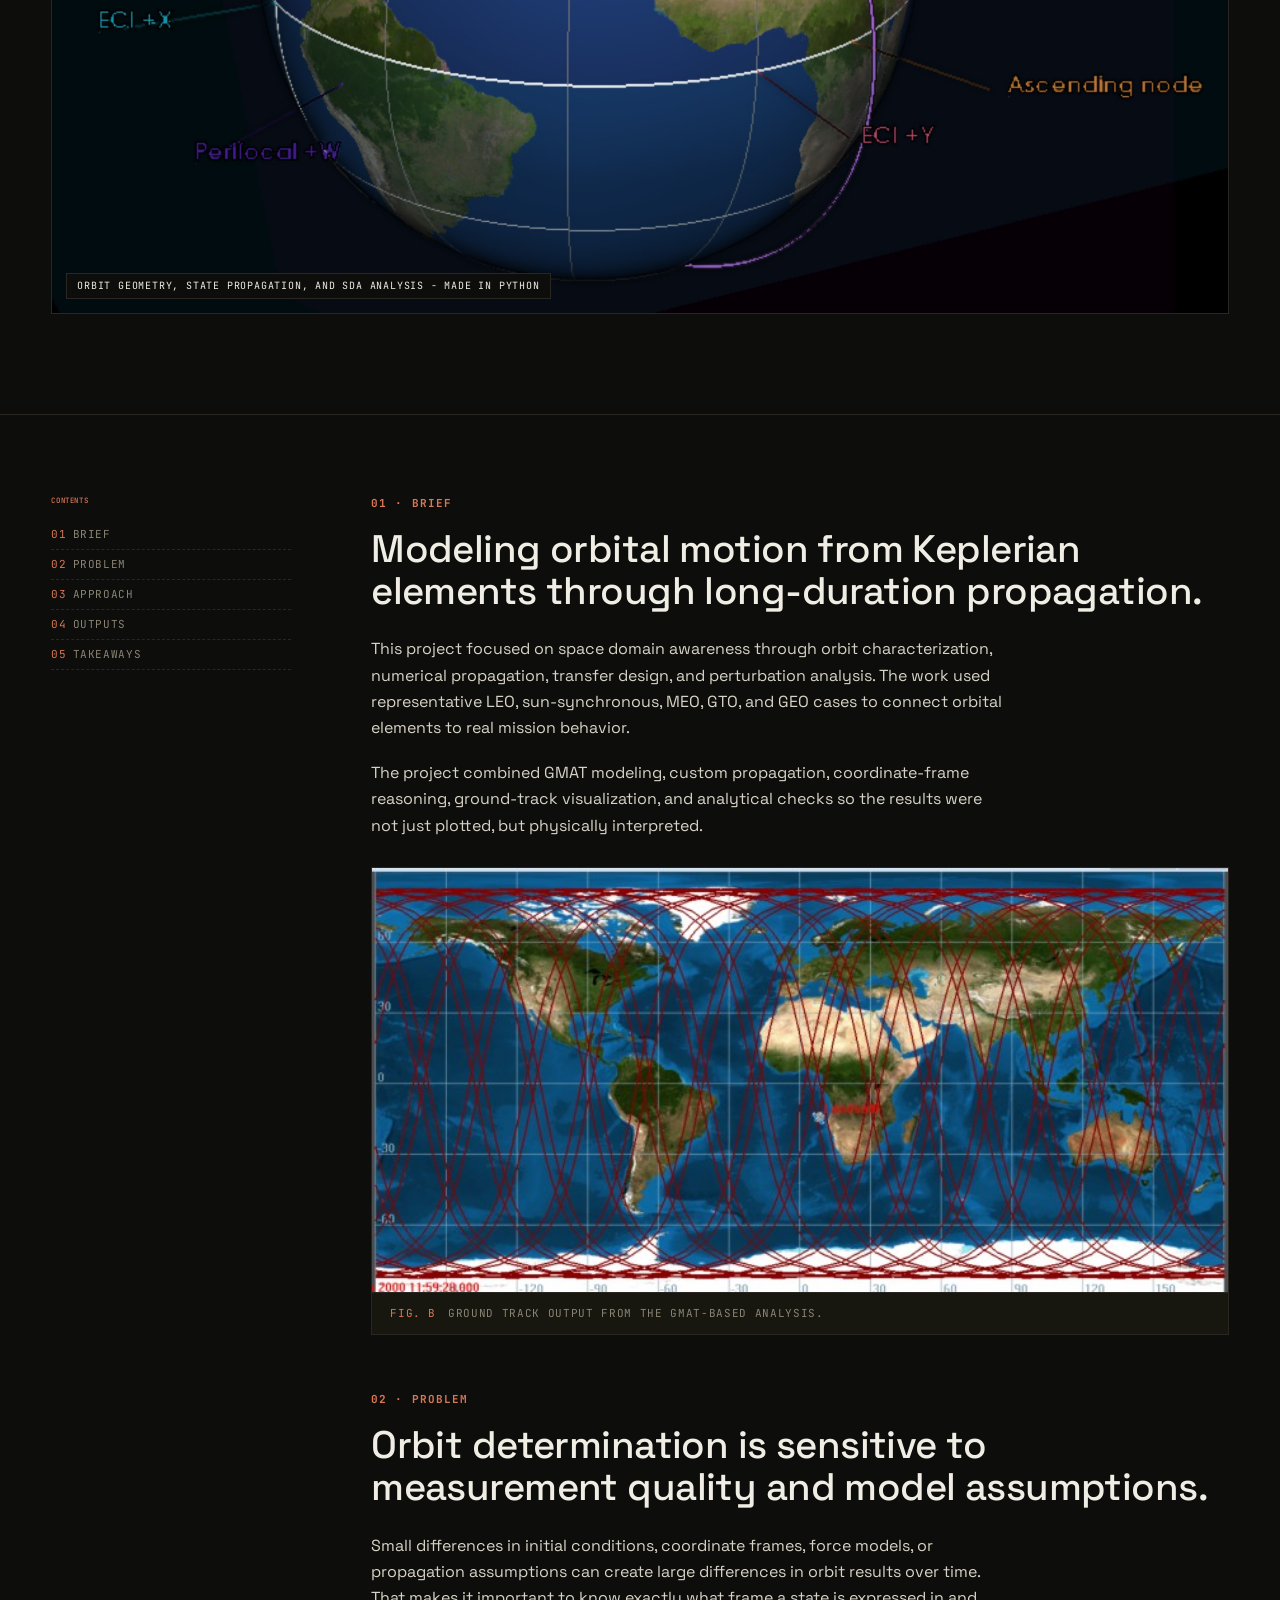
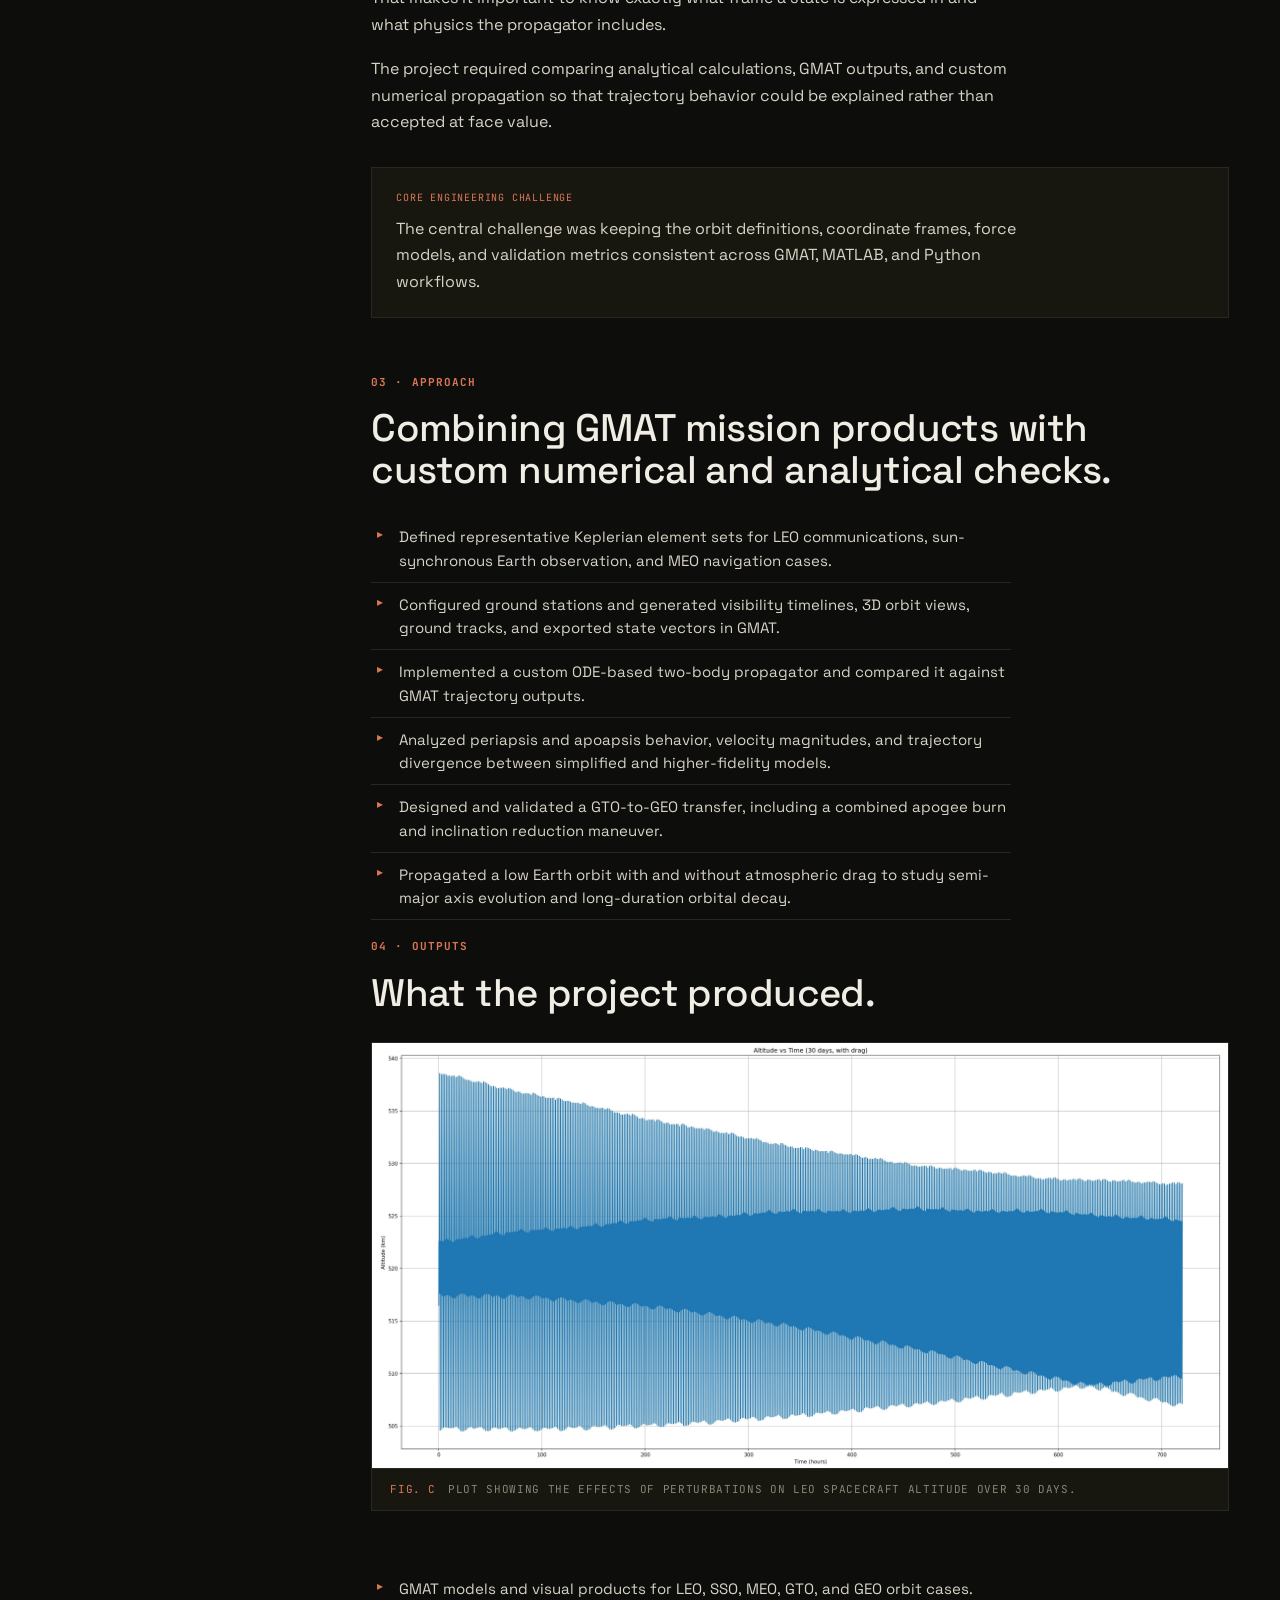
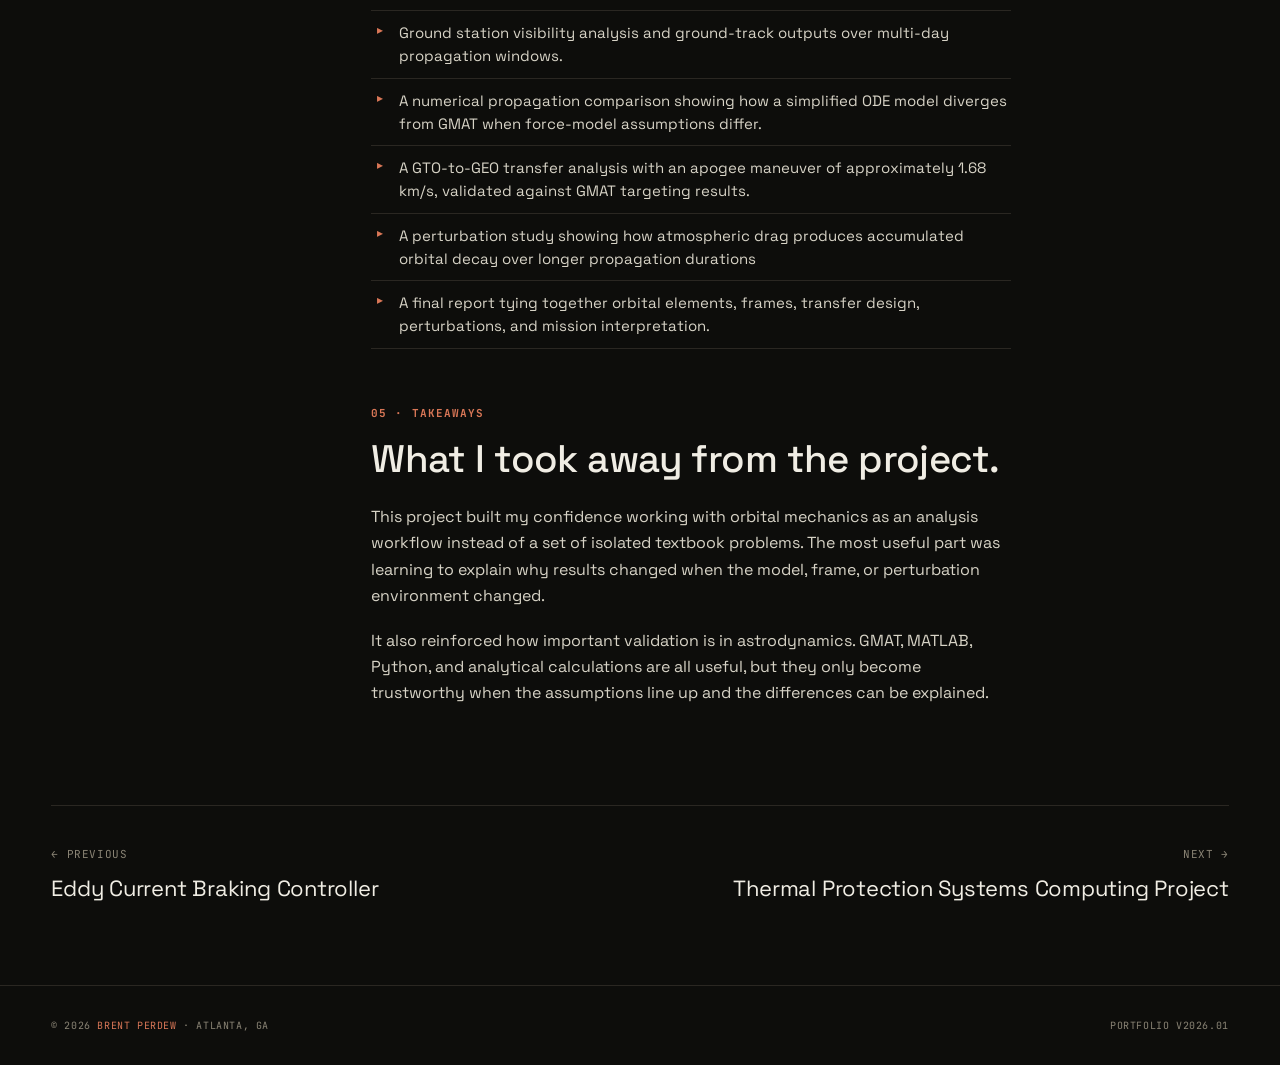
<file: project-04.html>
<!doctype html>
<html lang="en">
<head>
<meta charset="utf-8" />
<meta name="viewport" content="width=device-width, initial-scale=1" />
<title>Orbit Determination and Analysis | Brent Perdew</title>
<link rel="preconnect" href="https://fonts.googleapis.com" />
<link rel="preconnect" href="https://fonts.gstatic.com" crossorigin />
<link href="https://fonts.googleapis.com/css2?family=IBM+Plex+Sans:wght@300;400;500;600&family=IBM+Plex+Mono:wght@400;500&family=Space+Grotesk:wght@300;400;500;600&family=JetBrains+Mono:wght@400;500&family=Instrument+Serif:ital@0;1&display=swap" rel="stylesheet" />
<link rel="stylesheet" href="styles.css" />
<script>
  (function(){
    document.documentElement.setAttribute('data-theme', 'ink');
    document.documentElement.setAttribute('data-fontpair', 'space');
  })();
</script>
</head>
<body>
<nav class="nav">
  <div class="container nav-inner">
    <a href="index.html" class="mark">
      <span class="glyph"></span>
      <span class="name">BRENT PERDEW</span>
      <span class="role">/ AE-ENG-001</span>
    </a>
    <div class="nav-links">
      <a href="index.html#about"><span class="num">01</span>About</a>
      <a href="index.html#projects"><span class="num">02</span>Projects</a>
      <a href="index.html#experience"><span class="num">03</span>Experience</a>
      <a href="index.html#skills"><span class="num">04</span>Skills</a>
      <a href="index.html#contact"><span class="num">05</span>Contact</a>
    </div>
    <a href="Resume.pdf" class="nav-cta">Resume</a>
  </div>
</nav>

<section class="cs-hero">
  <div class="container">
    <a href="index.html#projects" class="cs-back"><span class="arr">←</span> BACK TO PROJECTS</a>

    <p class="mono" style="margin-bottom:24px">
      <span class="acc">PROJECT 03 / 06</span> · ASTRODYNAMICS · 2026
    </p>

    <h1>Orbit Determination and Analysis<span class="acc">.</span></h1>

    <p class="lede">
      Space domain awareness and orbit analysis project using GMAT, MATLAB, and Python to model Earth orbits, validate propagation, design a GTO-to-GEO transfer, and study drag effects.
    </p>

    <div class="cs-specs">
      <div class="cell">
        <div class="k">Role</div>
        <div class="v">Modeled representative Earth orbits, configured GMAT force models and ground stations, validated numerical propagation against GMAT, analyzed a GTO-to-GEO transfer, and studied long-duration drag-driven orbital decay.</div>
      </div>
      <div class="cell">
        <div class="k">Timeline</div>
        <div class="v">Spring 2026</div>
      </div>
      <div class="cell">
        <div class="k">Stack</div>
        <div class="v">GMAT · MATLAB · Python · Orbital Mechanics · State Propagation · Coordinate Frames · Perturbation Analysis</div>
      </div>
      <div class="cell">
        <div class="k">Focus</div>
        <div class="v">Astrodynamics</div>
      </div>
    </div>

    <div class="project-links">
      <a href="assets/orbit-determination-report.pdf" class="btn ghost" target="_blank" rel="noopener">
        Read Final Report <span class="arr">↗</span>
      </a>
    </div>

    <div class="cs-hero-img image-mode">
      <img src="assets/orbit-determination-hero.jpg" alt="Orbit determination trajectory visualization or GMAT orbit analysis output" />
      <span class="fig">FIG. A</span>
      <span class="caption">Orbit geometry, state propagation, and SDA analysis - Made in Python</span>
    </div>
  </div>
</section>

<div class="container">
  <div class="cs-body">
    <aside class="cs-sidenav">
      <h6>Contents</h6>
      <ul>
        <li><a href="#brief"><span class="num">01</span>Brief</a></li>
        <li><a href="#problem"><span class="num">02</span>Problem</a></li>
        <li><a href="#approach"><span class="num">03</span>Approach</a></li>
        <li><a href="#outputs"><span class="num">04</span>Outputs</a></li>
        <li><a href="#takeaways"><span class="num">05</span>Takeaways</a></li>
      </ul>
    </aside>

    <article>

      <section class="cs-section" id="brief">
        <h2>01 · Brief</h2>
        <h3>Modeling orbital motion from Keplerian elements through long-duration propagation.</h3>
        <p>This project focused on space domain awareness through orbit characterization, numerical propagation, transfer design, and perturbation analysis. The work used representative LEO, sun-synchronous, MEO, GTO, and GEO cases to connect orbital elements to real mission behavior.</p>
        <p>The project combined GMAT modeling, custom propagation, coordinate-frame reasoning, ground-track visualization, and analytical checks so the results were not just plotted, but physically interpreted.</p>
        <figure class="cs-figure">
          <div class="img image-mode">
            <img src="assets/orbit-determination-ground-track.jpg" alt="Ground track or orbital visibility analysis for the orbit determination project" />
          </div>
          <figcaption class="cap">
            <span class="label">FIG. B</span>
            Ground track output from the GMAT-based analysis.
          </figcaption>
        </figure>
      </section>

      <section class="cs-section" id="problem">
        <h2>02 · Problem</h2>
        <h3>Orbit determination is sensitive to measurement quality and model assumptions.</h3>
        <p>Small differences in initial conditions, coordinate frames, force models, or propagation assumptions can create large differences in orbit results over time. That makes it important to know exactly what frame a state is expressed in and what physics the propagator includes.</p>
        <p>The project required comparing analytical calculations, GMAT outputs, and custom numerical propagation so that trajectory behavior could be explained rather than accepted at face value.</p>
        <div class="cs-callout">
          <div class="k">Core Engineering Challenge</div>
          <p>The central challenge was keeping the orbit definitions, coordinate frames, force models, and validation metrics consistent across GMAT, MATLAB, and Python workflows.</p>
        </div>
      </section>

      <section class="cs-section" id="approach">
        <h2>03 · Approach</h2>
        <h3>Combining GMAT mission products with custom numerical and analytical checks.</h3>
        <ul class="cs-list">
          <li>Defined representative Keplerian element sets for LEO communications, sun-synchronous Earth observation, and MEO navigation cases.</li>
          <li>Configured ground stations and generated visibility timelines, 3D orbit views, ground tracks, and exported state vectors in GMAT.</li>
          <li>Implemented a custom ODE-based two-body propagator and compared it against GMAT trajectory outputs.</li>
          <li>Analyzed periapsis and apoapsis behavior, velocity magnitudes, and trajectory divergence between simplified and higher-fidelity models.</li>
          <li>Designed and validated a GTO-to-GEO transfer, including a combined apogee burn and inclination reduction maneuver.</li>
	  <li>Propagated a low Earth orbit with and without atmospheric drag to study semi-major axis evolution and long-duration orbital decay.</li>
        </ul>


      <section class="cs-section" id="outputs">
        <h2>04 · Outputs</h2>
        <h3>What the project produced.</h3>

        <figure class="cs-figure">
          <div class="img image-mode">
            <img src="assets/orbit-determination-propagation.jpg" alt="Comparison of propagated orbit trajectories or state vector analysis" />
          </div>
          <figcaption class="cap">
            <span class="label">FIG. C</span>
            Plot showing the effects of perturbations on LEO spacecraft altitude over 30 days.
          </figcaption>
        </figure>
      </section>

        <ul class="cs-list">
          <li>GMAT models and visual products for LEO, SSO, MEO, GTO, and GEO orbit cases.</li>
          <li>Ground station visibility analysis and ground-track outputs over multi-day propagation windows.</li>
          <li>A numerical propagation comparison showing how a simplified ODE model diverges from GMAT when force-model assumptions differ.</li>
          <li>A GTO-to-GEO transfer analysis with an apogee maneuver of approximately 1.68 km/s, validated against GMAT targeting results.</li>
	  <li>A perturbation study showing how atmospheric drag produces accumulated orbital decay over longer propagation durations</li>
	  <li>A final report tying together orbital elements, frames, transfer design, perturbations, and mission interpretation.</li>
        </ul>
      </section>

      <section class="cs-section" id="takeaways">
        <h2>05 · Takeaways</h2>
        <h3>What I took away from the project.</h3>
        <p>This project built my confidence working with orbital mechanics as an analysis workflow instead of a set of isolated textbook problems. The most useful part was learning to explain why results changed when the model, frame, or perturbation environment changed.</p>
        <p>It also reinforced how important validation is in astrodynamics. GMAT, MATLAB, Python, and analytical calculations are all useful, but they only become trustworthy when the assumptions line up and the differences can be explained.</p>
      </section>

    </article>
  </div>

  <div class="cs-nextprev">
    <a href="project-06.html">
      <span>← PREVIOUS</span>
      <span class="ttl">Eddy Current Braking Controller</span>
    </a>
    <a href="project-02.html" class="right">
      <span>NEXT →</span>
      <span class="ttl">Thermal Protection Systems Computing Project</span>
    </a>
  </div>
</div>

<footer>
  <div class="container">
    <span>© 2026 <span class="acc">Brent Perdew</span> · Atlanta, GA</span>
    <span>Portfolio v2026.01</span>
  </div>
</footer>

</body>
</html>
</file>
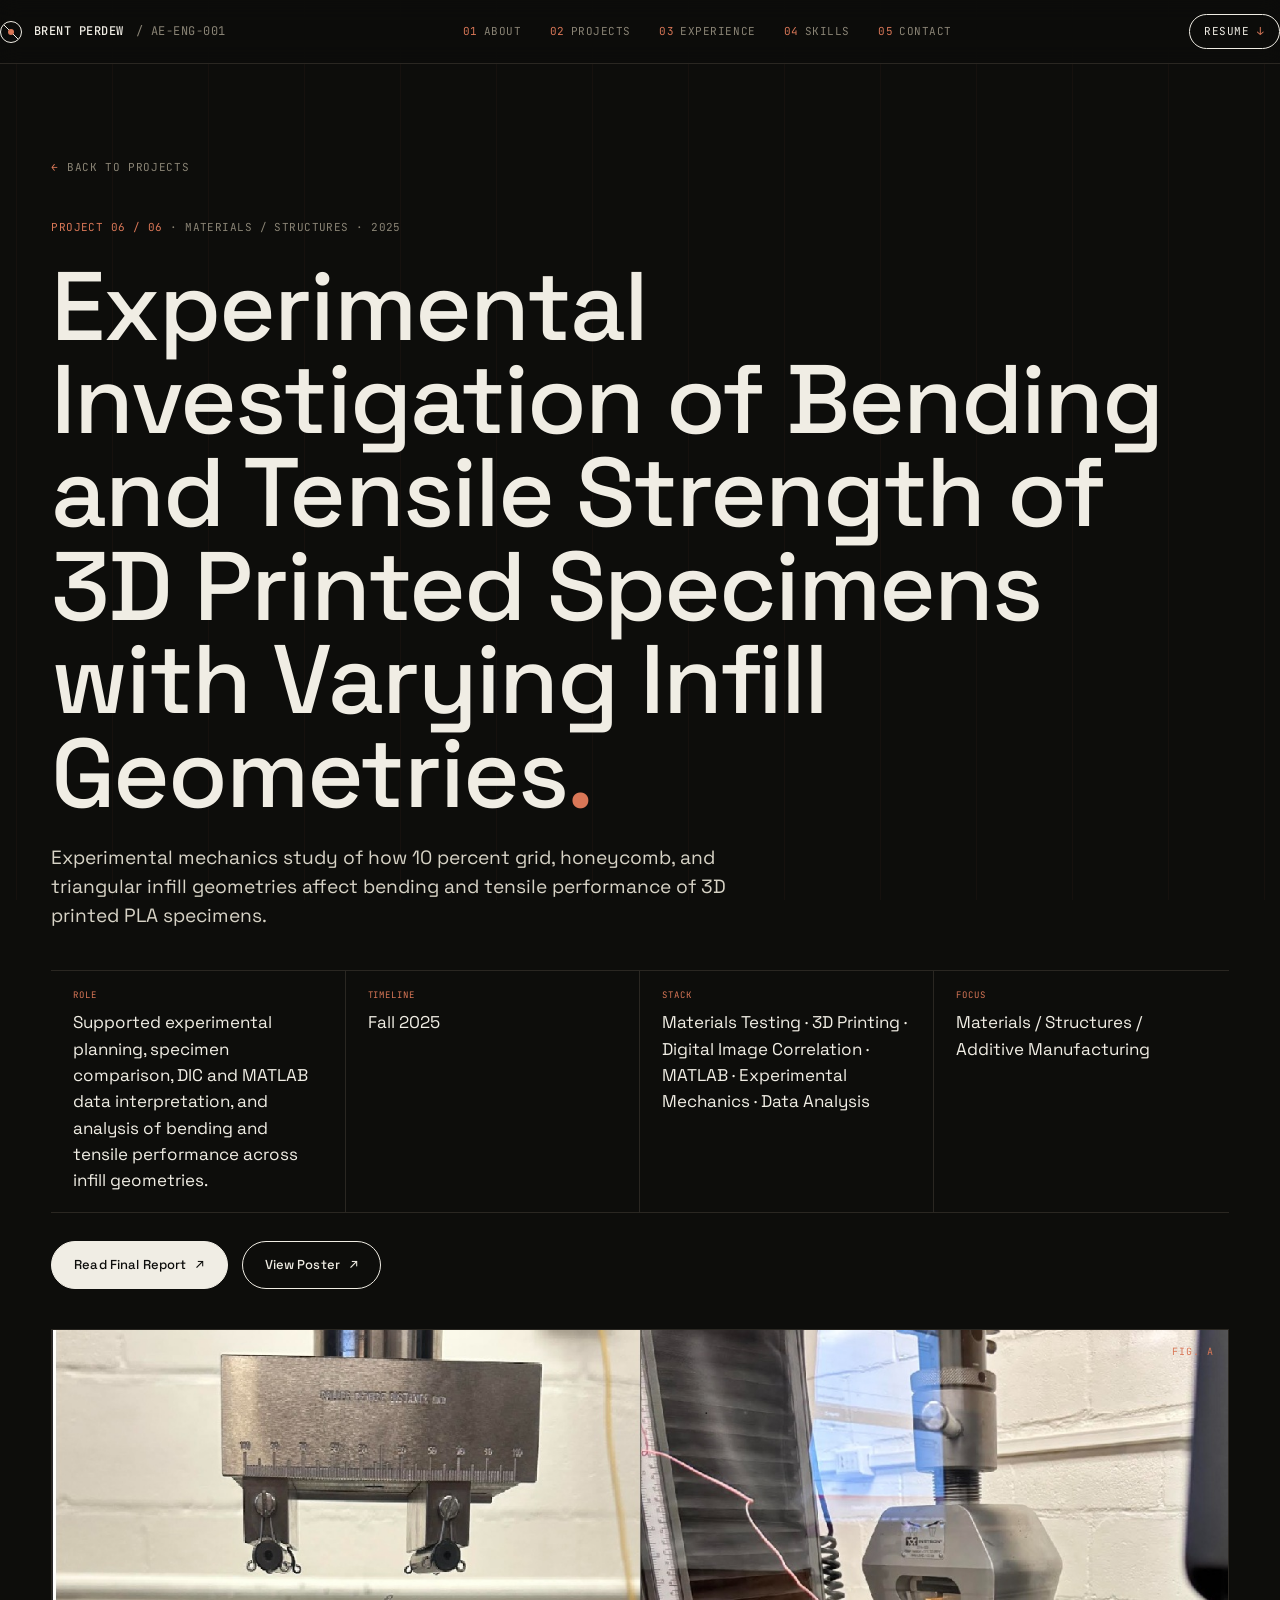
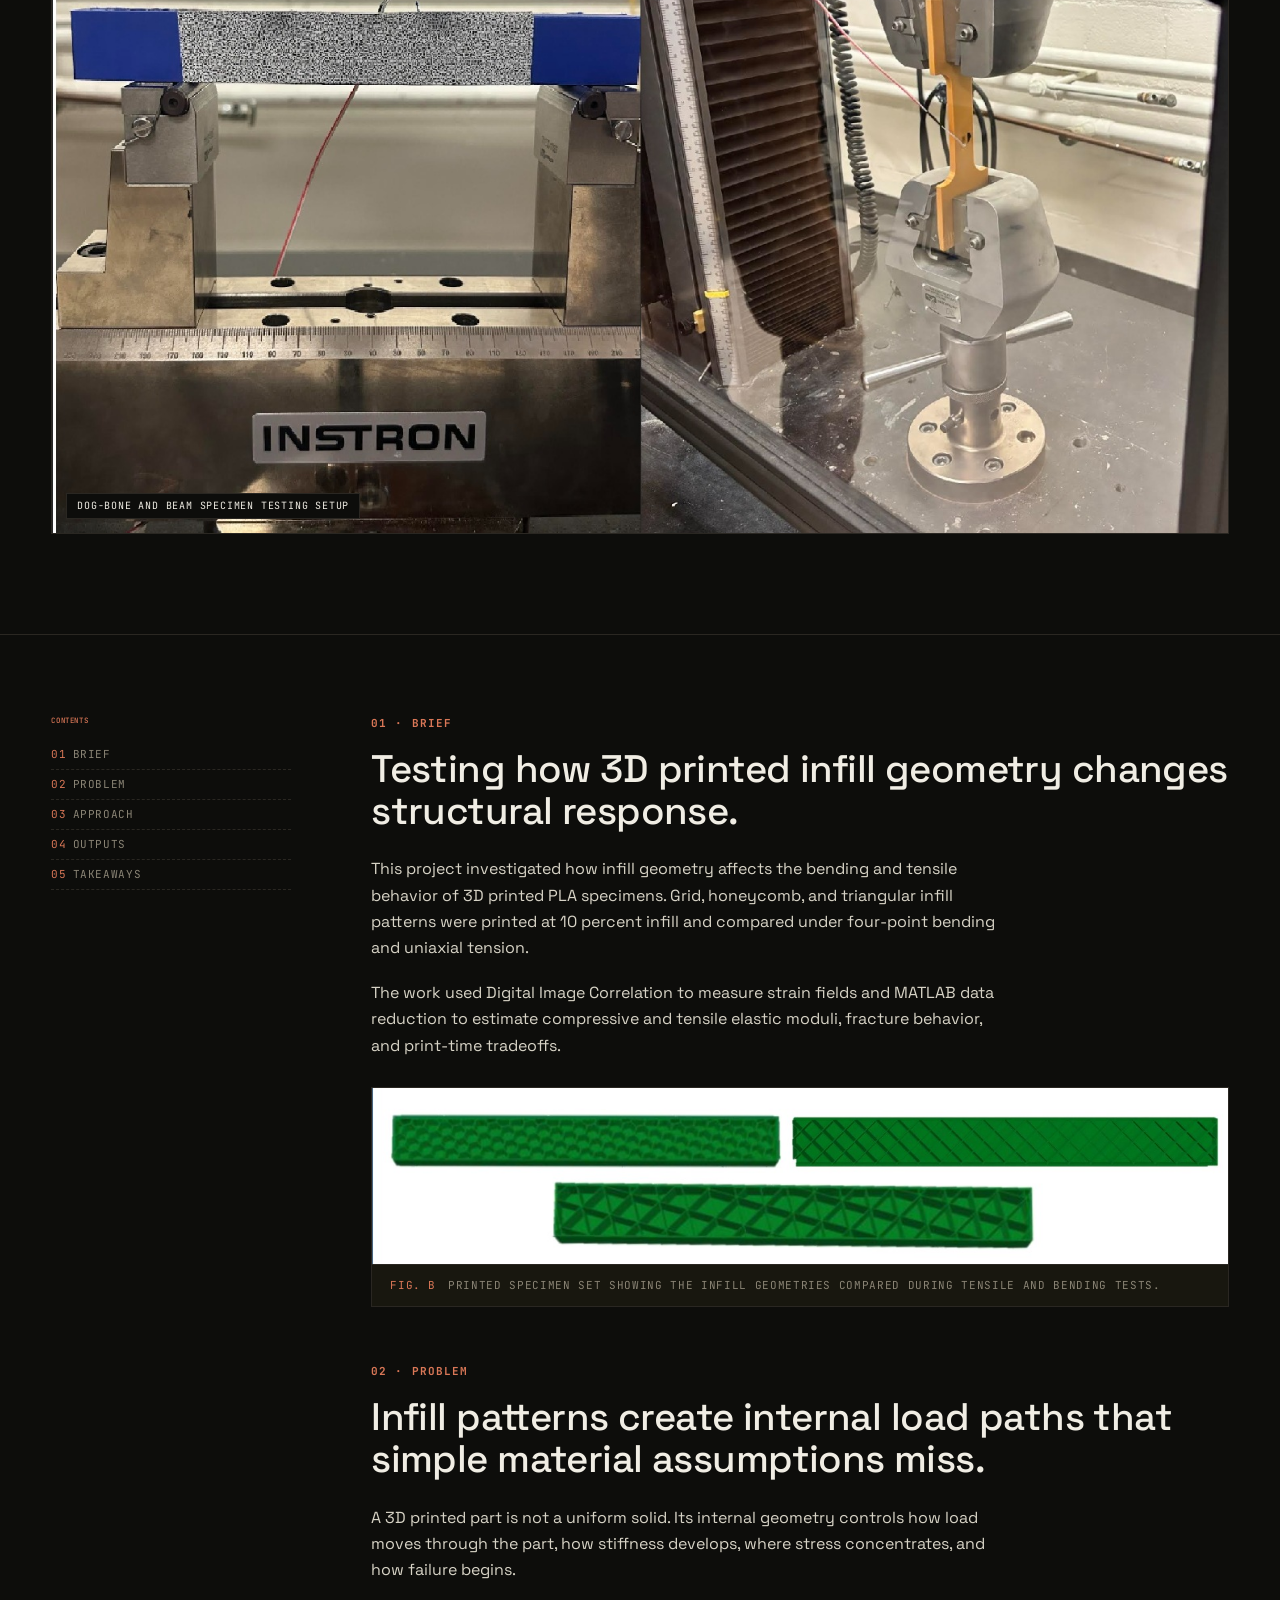
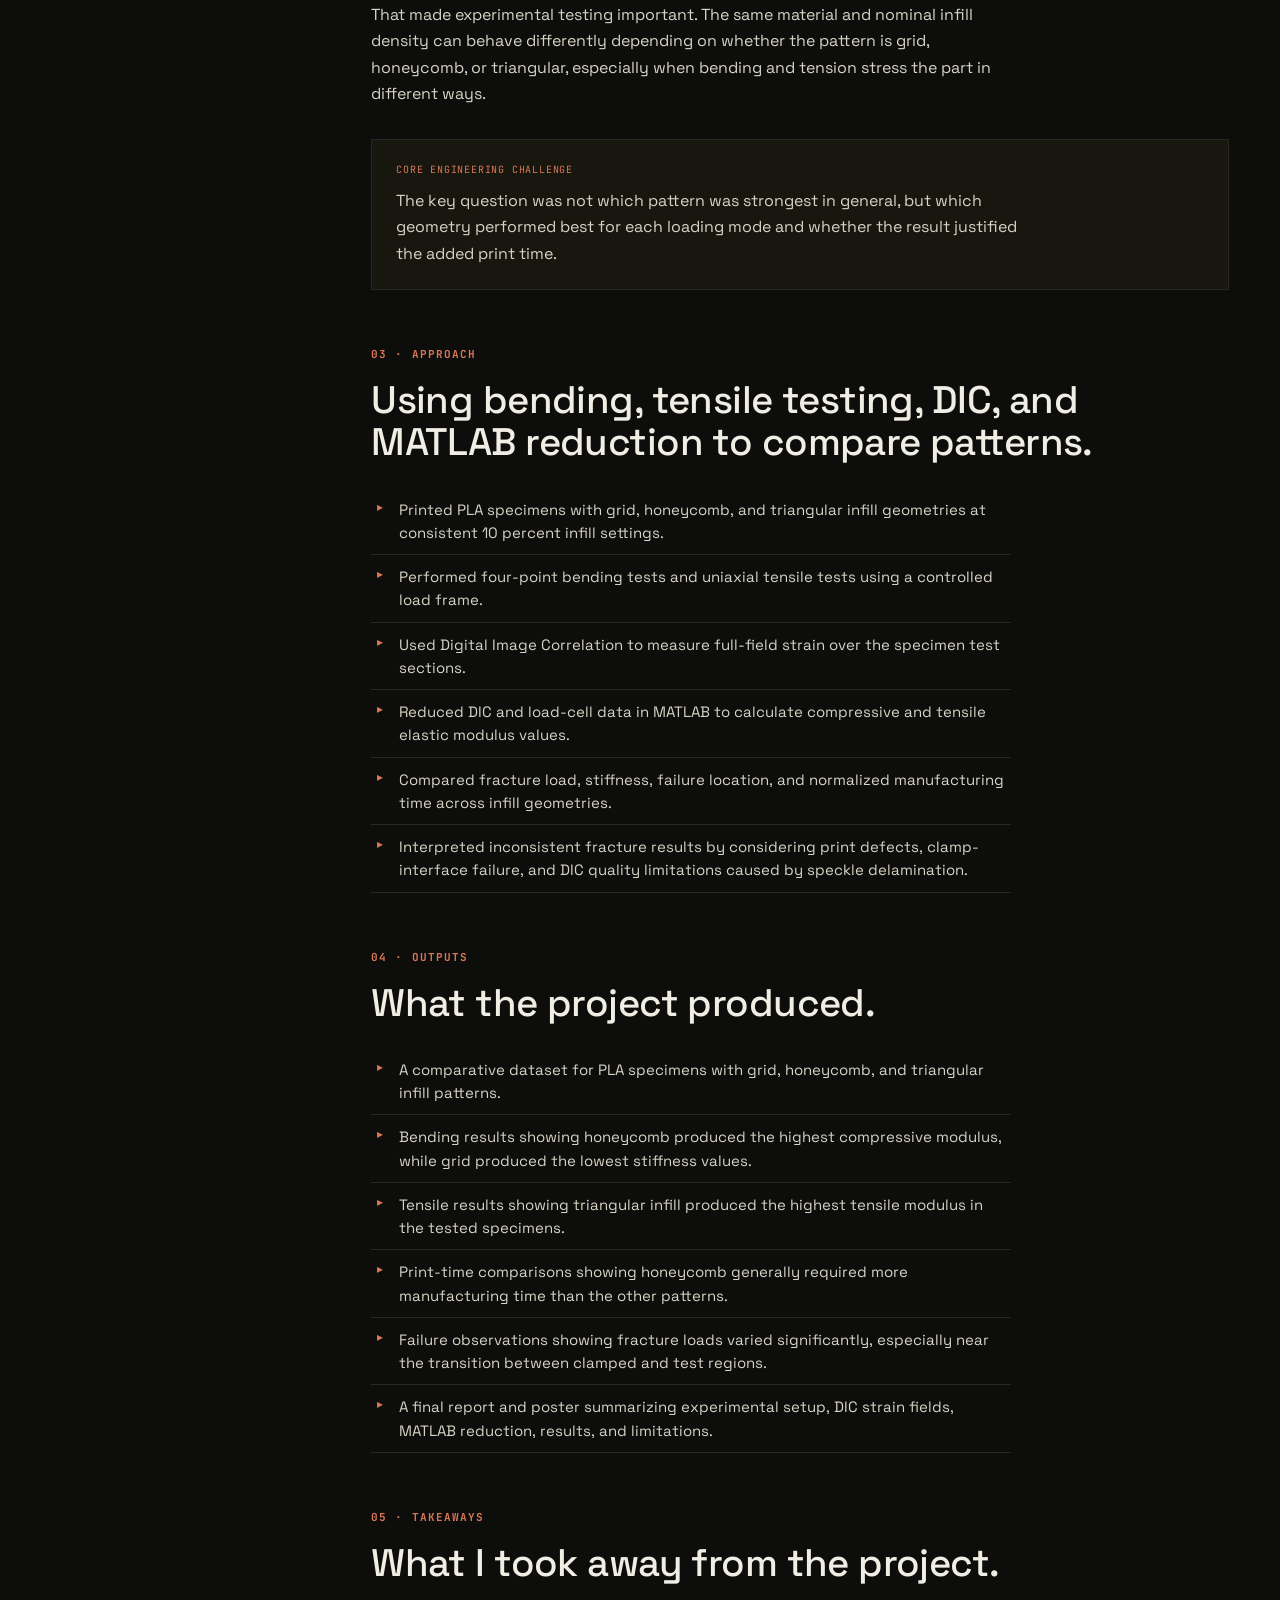
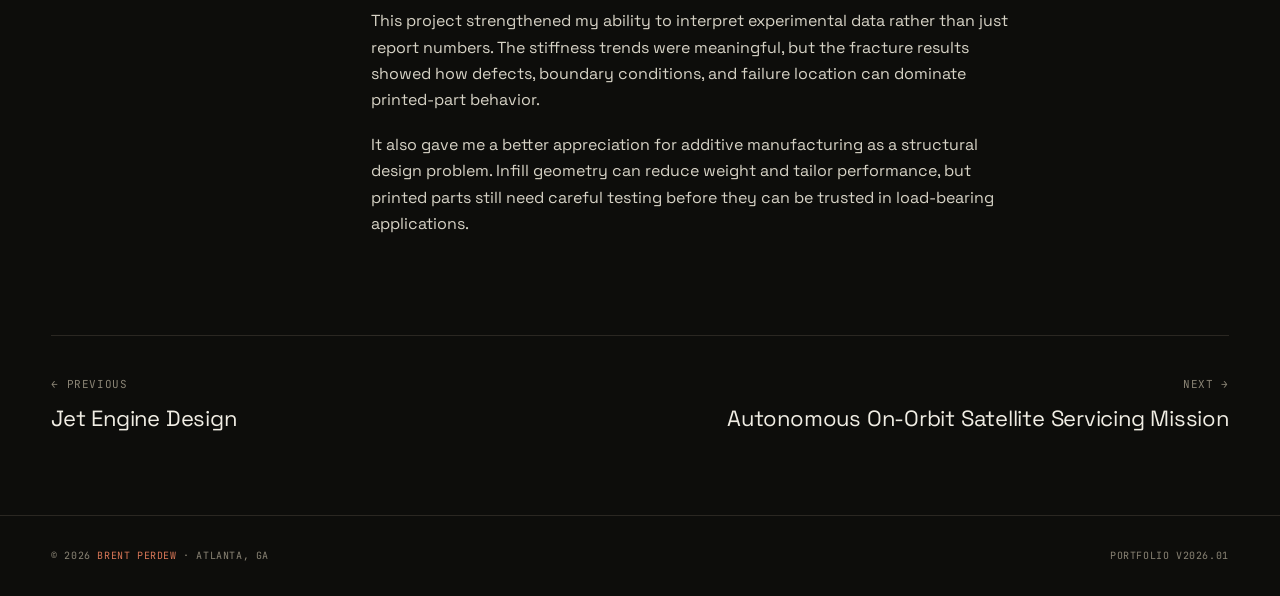
<file: project-05.html>
<!DOCTYPE html>

<html lang="en">
<head>
<meta charset="utf-8"/>
<meta content="width=device-width, initial-scale=1" name="viewport"/>
<title>Experimental Investigation of Bending and Tensile Strength of 3D Printed Specimens | Brent Perdew</title>
<link href="https://fonts.googleapis.com" rel="preconnect"/>
<link crossorigin="" href="https://fonts.gstatic.com" rel="preconnect"/>
<link href="https://fonts.googleapis.com/css2?family=IBM+Plex+Sans:wght@300;400;500;600&amp;family=IBM+Plex+Mono:wght@400;500&amp;family=Space+Grotesk:wght@300;400;500;600&amp;family=JetBrains+Mono:wght@400;500&amp;family=Instrument+Serif:ital@0;1&amp;display=swap" rel="stylesheet"/>
<link href="styles.css" rel="stylesheet"/>
<script>
  (function(){
    document.documentElement.setAttribute('data-theme', 'ink');
    document.documentElement.setAttribute('data-fontpair', 'space');
  })();
</script>
</head>
<body>
<nav class="nav">
<div class="container nav-inner">
<a class="mark" href="index.html">
<span class="glyph"></span>
<span class="name">BRENT PERDEW</span>
<span class="role">/ AE-ENG-001</span>
</a>
<div class="nav-links">
<a href="index.html#about"><span class="num">01</span>About</a>
<a href="index.html#projects"><span class="num">02</span>Projects</a>
<a href="index.html#experience"><span class="num">03</span>Experience</a>
<a href="index.html#skills"><span class="num">04</span>Skills</a>
<a href="index.html#contact"><span class="num">05</span>Contact</a>
</div>
<a class="nav-cta" href="Resume.pdf">Resume</a>
</div>
</nav>
<section class="cs-hero">
<div class="container">
<a class="cs-back" href="index.html#projects"><span class="arr">←</span> BACK TO PROJECTS</a>
<p class="mono" style="margin-bottom:24px">
<span class="acc">PROJECT 06 / 06</span> · MATERIALS / STRUCTURES · 2025
    </p>
<h1>Experimental Investigation of Bending and Tensile Strength of 3D Printed Specimens with Varying Infill Geometries<span class="acc">.</span></h1>
<p class="lede">Experimental mechanics study of how 10 percent grid, honeycomb, and triangular infill geometries affect bending and tensile performance of 3D printed PLA specimens.</p>
<div class="cs-specs">
<div class="cell">
<div class="k">Role</div>
<div class="v">Supported experimental planning, specimen comparison, DIC and MATLAB data interpretation, and analysis of bending and tensile performance across infill geometries.</div>
</div>
<div class="cell">
<div class="k">Timeline</div>
<div class="v">Fall 2025</div>
</div>
<div class="cell">
<div class="k">Stack</div>
<div class="v">Materials Testing · 3D Printing · Digital Image Correlation · MATLAB · Experimental Mechanics · Data Analysis</div>
</div>
<div class="cell">
<div class="k">Focus</div>
<div class="v">Materials / Structures / Additive Manufacturing</div>
</div>
</div>
<div class="project-links">
<a class="btn" href="assets/infill-geometry-final-report.pdf" rel="noopener" target="_blank">
        Read Final Report <span class="arr">↗</span>
</a>
<a class="btn ghost" href="assets/infill-geometry-poster.pdf" rel="noopener" target="_blank">
        View Poster <span class="arr">↗</span>
</a>
</div>
<div class="cs-hero-img image-mode">
<img alt="3D printed infill geometry specimens and mechanical testing results" src="assets/infill-geometry-hero.jpg"/>
<span class="fig">FIG. A</span>
<span class="caption">Dog-Bone and Beam Specimen testing setup</span>
</div>
</div>
</section>
<div class="container">
<div class="cs-body">
<aside class="cs-sidenav">
<h6>Contents</h6>
<ul>
<li><a href="#brief"><span class="num">01</span>Brief</a></li>
<li><a href="#problem"><span class="num">02</span>Problem</a></li>
<li><a href="#approach"><span class="num">03</span>Approach</a></li>
<li><a href="#outputs"><span class="num">04</span>Outputs</a></li>
<li><a href="#takeaways"><span class="num">05</span>Takeaways</a></li>
</ul>
</aside>
<article>
<section class="cs-section" id="brief">
<h2>01 · Brief</h2>
<h3>Testing how 3D printed infill geometry changes structural response.</h3><p>This project investigated how infill geometry affects the bending and tensile behavior of 3D printed PLA specimens. Grid, honeycomb, and triangular infill patterns were printed at 10 percent infill and compared under four-point bending and uniaxial tension.</p><p>The work used Digital Image Correlation to measure strain fields and MATLAB data reduction to estimate compressive and tensile elastic moduli, fracture behavior, and print-time tradeoffs.</p>


<figure class="cs-figure">
<div class="img image-mode">
<img alt="3D printed tensile and bending specimens with different infill patterns" src="assets/infill-geometry-specimens.jpg"/>
</div>
<figcaption class="cap"><span class="label">FIG. B</span> Printed specimen set showing the infill geometries compared during tensile and bending tests.</figcaption>
</figure>
</section>
<section class="cs-section" id="problem">
<h2>02 · Problem</h2>
<h3>Infill patterns create internal load paths that simple material assumptions miss.</h3><p>A 3D printed part is not a uniform solid. Its internal geometry controls how load moves through the part, how stiffness develops, where stress concentrates, and how failure begins.</p><p>That made experimental testing important. The same material and nominal infill density can behave differently depending on whether the pattern is grid, honeycomb, or triangular, especially when bending and tension stress the part in different ways.</p>


<div class="cs-callout">
<div class="k">Core Engineering Challenge</div>
<p>The key question was not which pattern was strongest in general, but which geometry performed best for each loading mode and whether the result justified the added print time.</p>
</div>
</section>
<section class="cs-section" id="approach">
<h2>03 · Approach</h2>
<h3>Using bending, tensile testing, DIC, and MATLAB reduction to compare patterns.</h3>
<ul class="cs-list"><li>Printed PLA specimens with grid, honeycomb, and triangular infill geometries at consistent 10 percent infill settings.</li><li>Performed four-point bending tests and uniaxial tensile tests using a controlled load frame.</li><li>Used Digital Image Correlation to measure full-field strain over the specimen test sections.</li><li>Reduced DIC and load-cell data in MATLAB to calculate compressive and tensile elastic modulus values.</li><li>Compared fracture load, stiffness, failure location, and normalized manufacturing time across infill geometries.</li><li>Interpreted inconsistent fracture results by considering print defects, clamp-interface failure, and DIC quality limitations caused by speckle delamination.</li></ul>
</section>
<section class="cs-section" id="outputs">
<h2>04 · Outputs</h2>
<h3>What the project produced.</h3>
<ul class="cs-list"><li>A comparative dataset for PLA specimens with grid, honeycomb, and triangular infill patterns.</li><li>Bending results showing honeycomb produced the highest compressive modulus, while grid produced the lowest stiffness values.</li><li>Tensile results showing triangular infill produced the highest tensile modulus in the tested specimens.</li><li>Print-time comparisons showing honeycomb generally required more manufacturing time than the other patterns.</li><li>Failure observations showing fracture loads varied significantly, especially near the transition between clamped and test regions.</li><li>A final report and poster summarizing experimental setup, DIC strain fields, MATLAB reduction, results, and limitations.</li></ul>
</section>
<section class="cs-section" id="takeaways">
<h2>05 · Takeaways</h2>
<h3>What I took away from the project.</h3><p>This project strengthened my ability to interpret experimental data rather than just report numbers. The stiffness trends were meaningful, but the fracture results showed how defects, boundary conditions, and failure location can dominate printed-part behavior.</p><p>It also gave me a better appreciation for additive manufacturing as a structural design problem. Infill geometry can reduce weight and tailor performance, but printed parts still need careful testing before they can be trusted in load-bearing applications.</p>


</section>
</article>
</div>
<div class="cs-nextprev">
<a href="project-03.html">
<span>← PREVIOUS</span>
<span class="ttl">Jet Engine Design</span>
</a>
<a class="right" href="project-01.html">
<span>NEXT →</span>
<span class="ttl">Autonomous On-Orbit Satellite Servicing Mission</span>
</a>
</div>
</div>
<footer>
<div class="container">
<span>© 2026 <span class="acc">Brent Perdew</span> · Atlanta, GA</span>
<span>Portfolio v2026.01</span>
</div>
</footer>
</body>
</html>
</file>
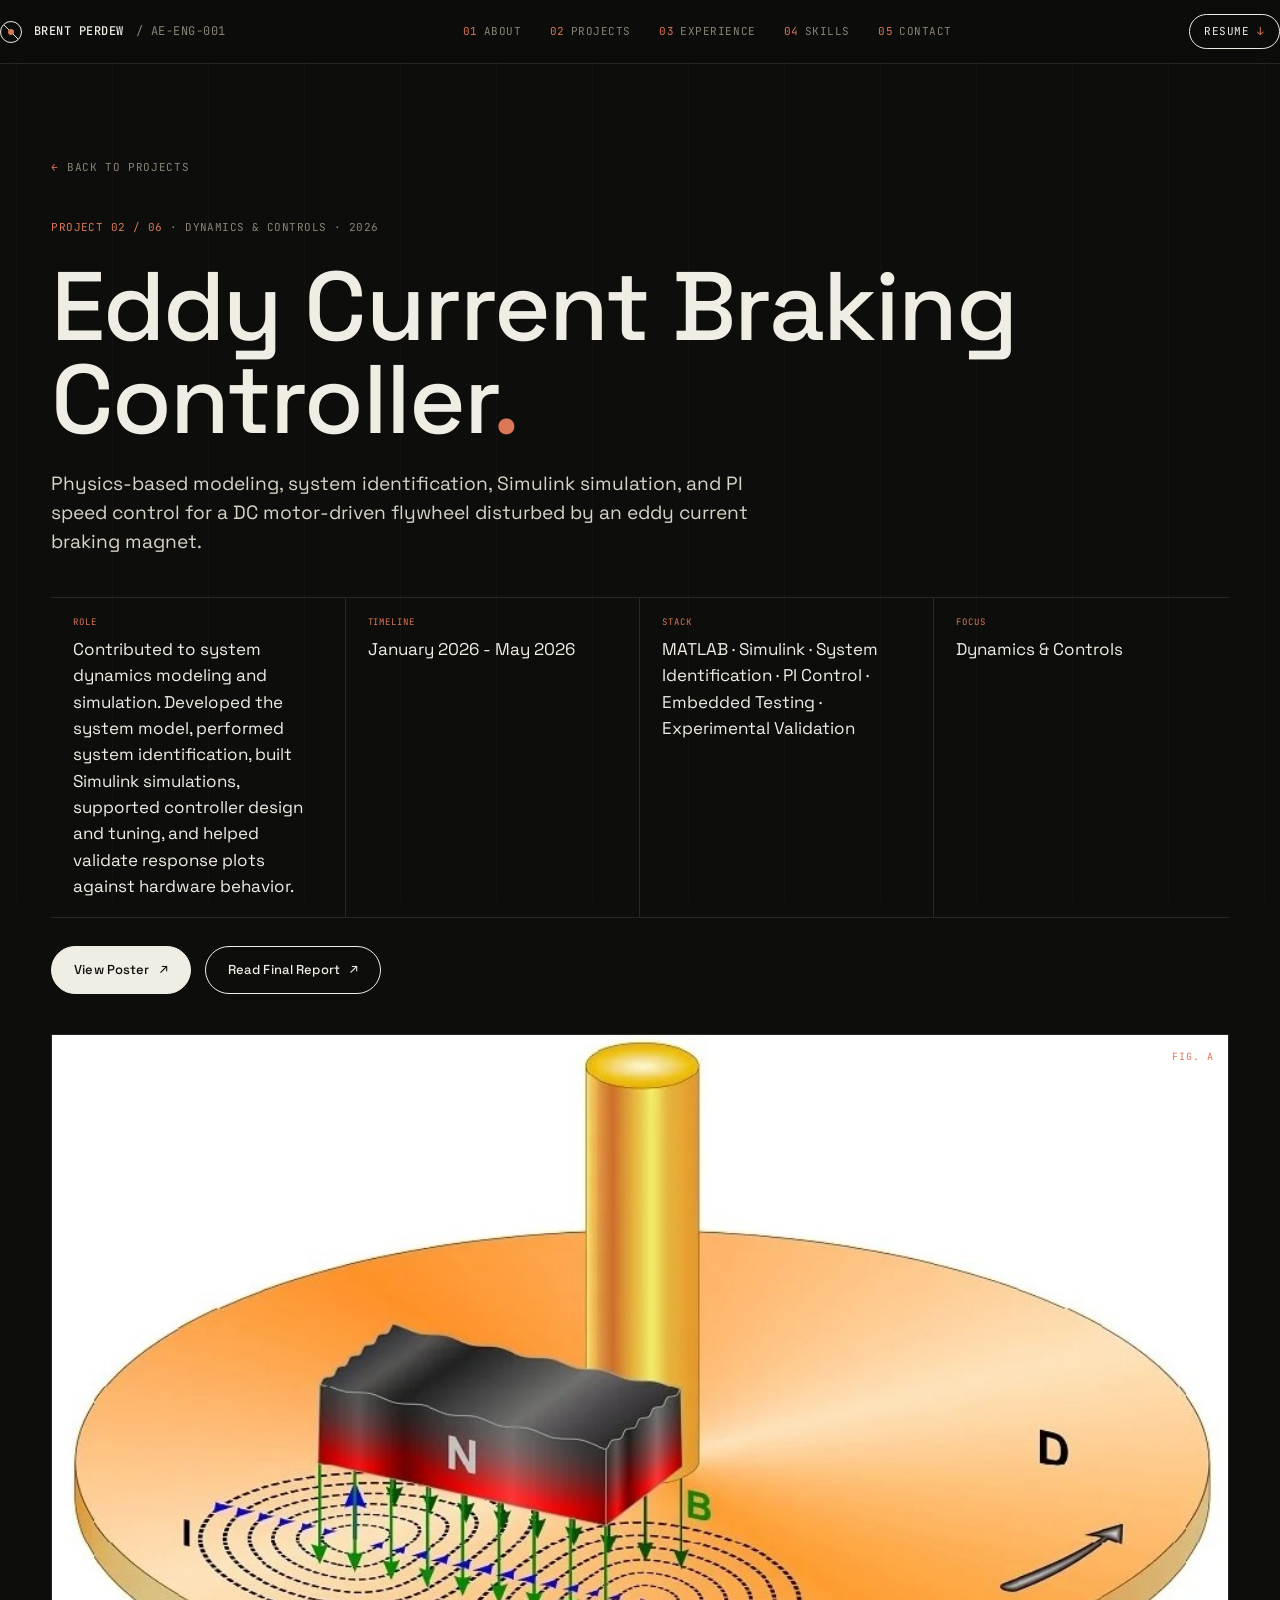
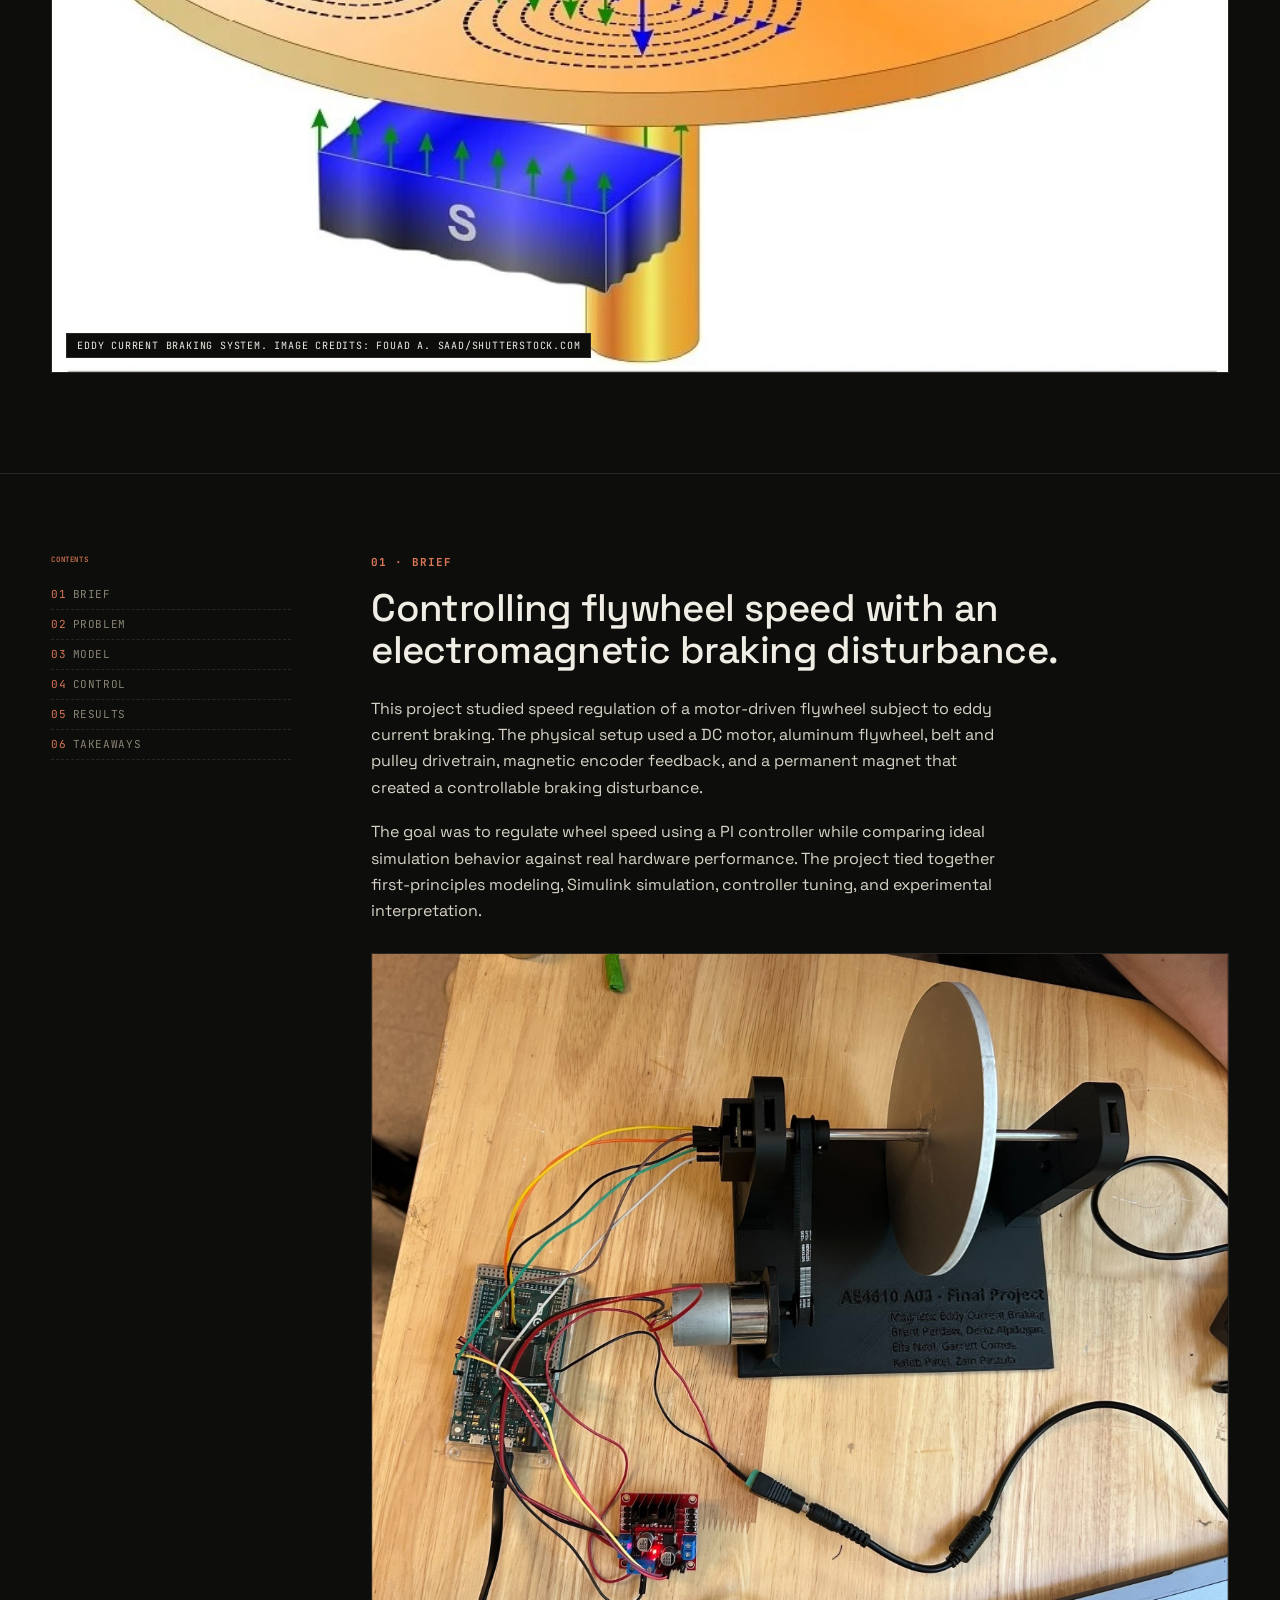
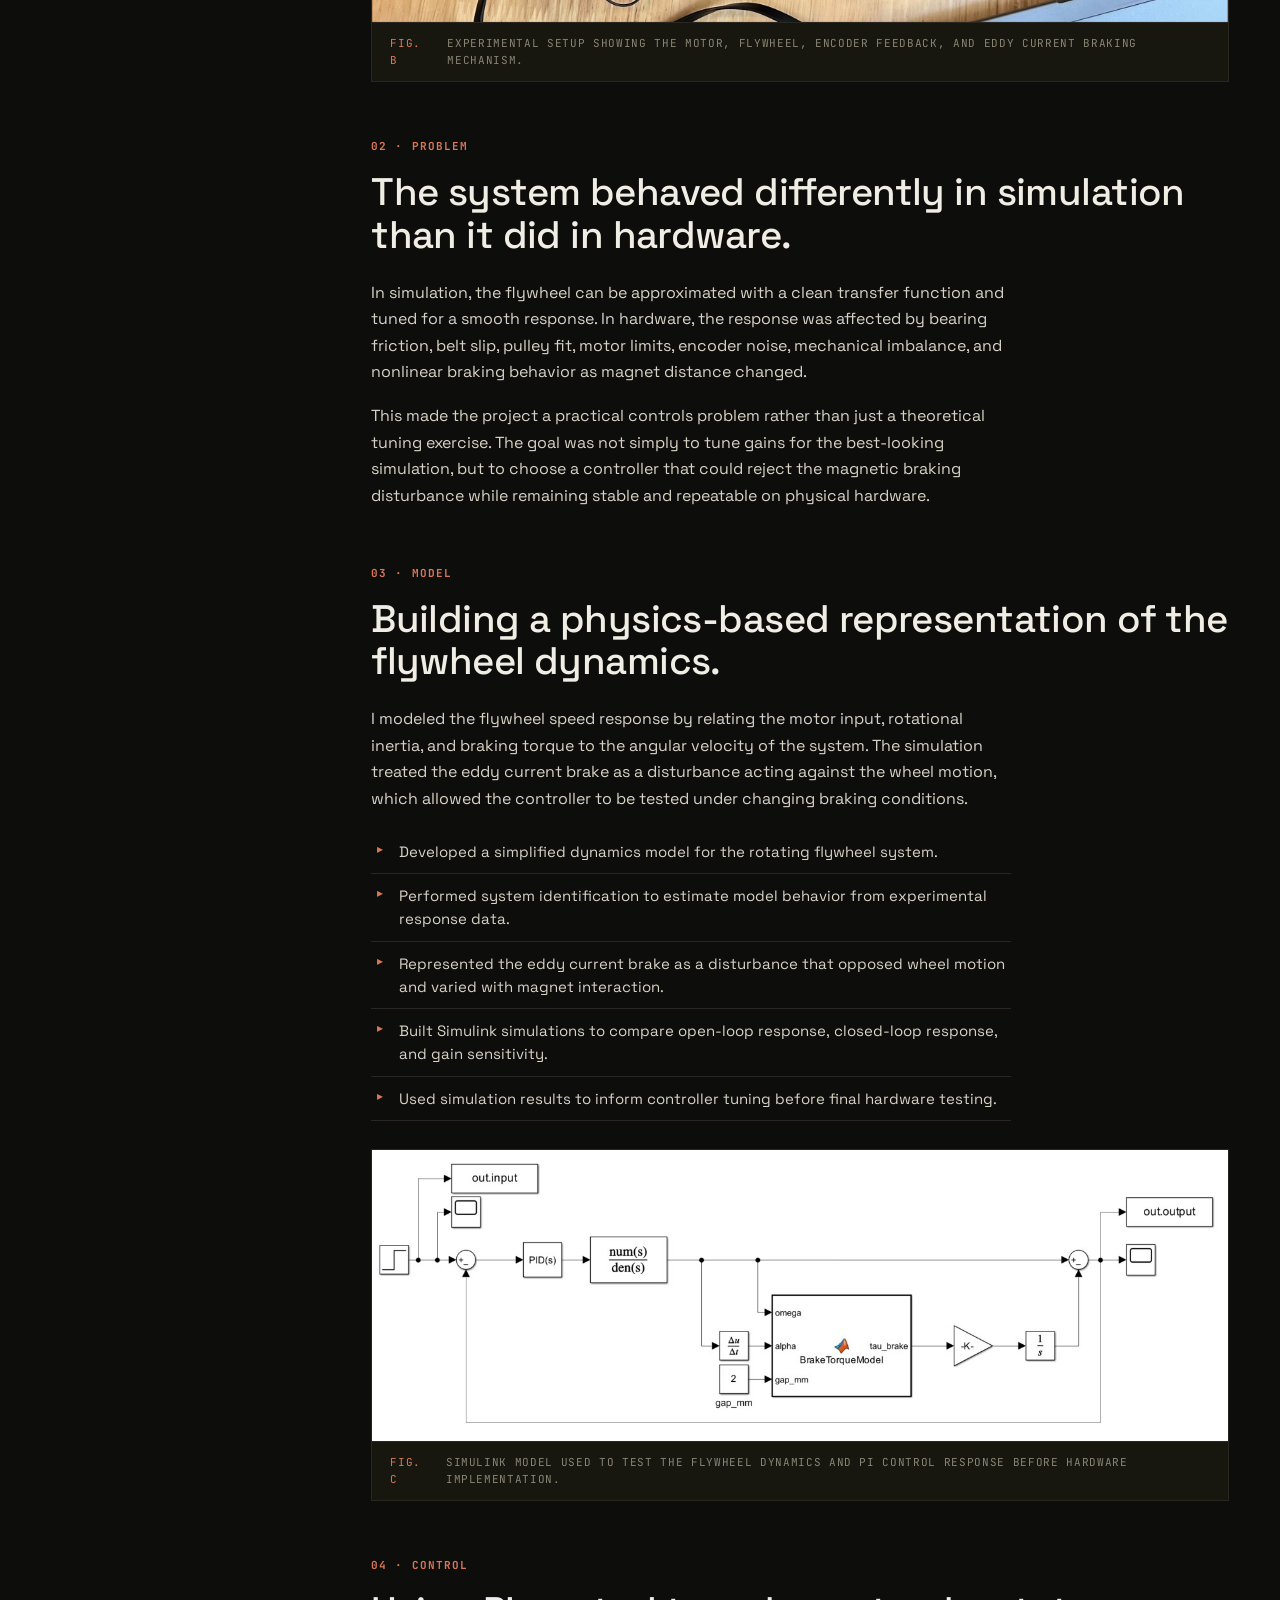
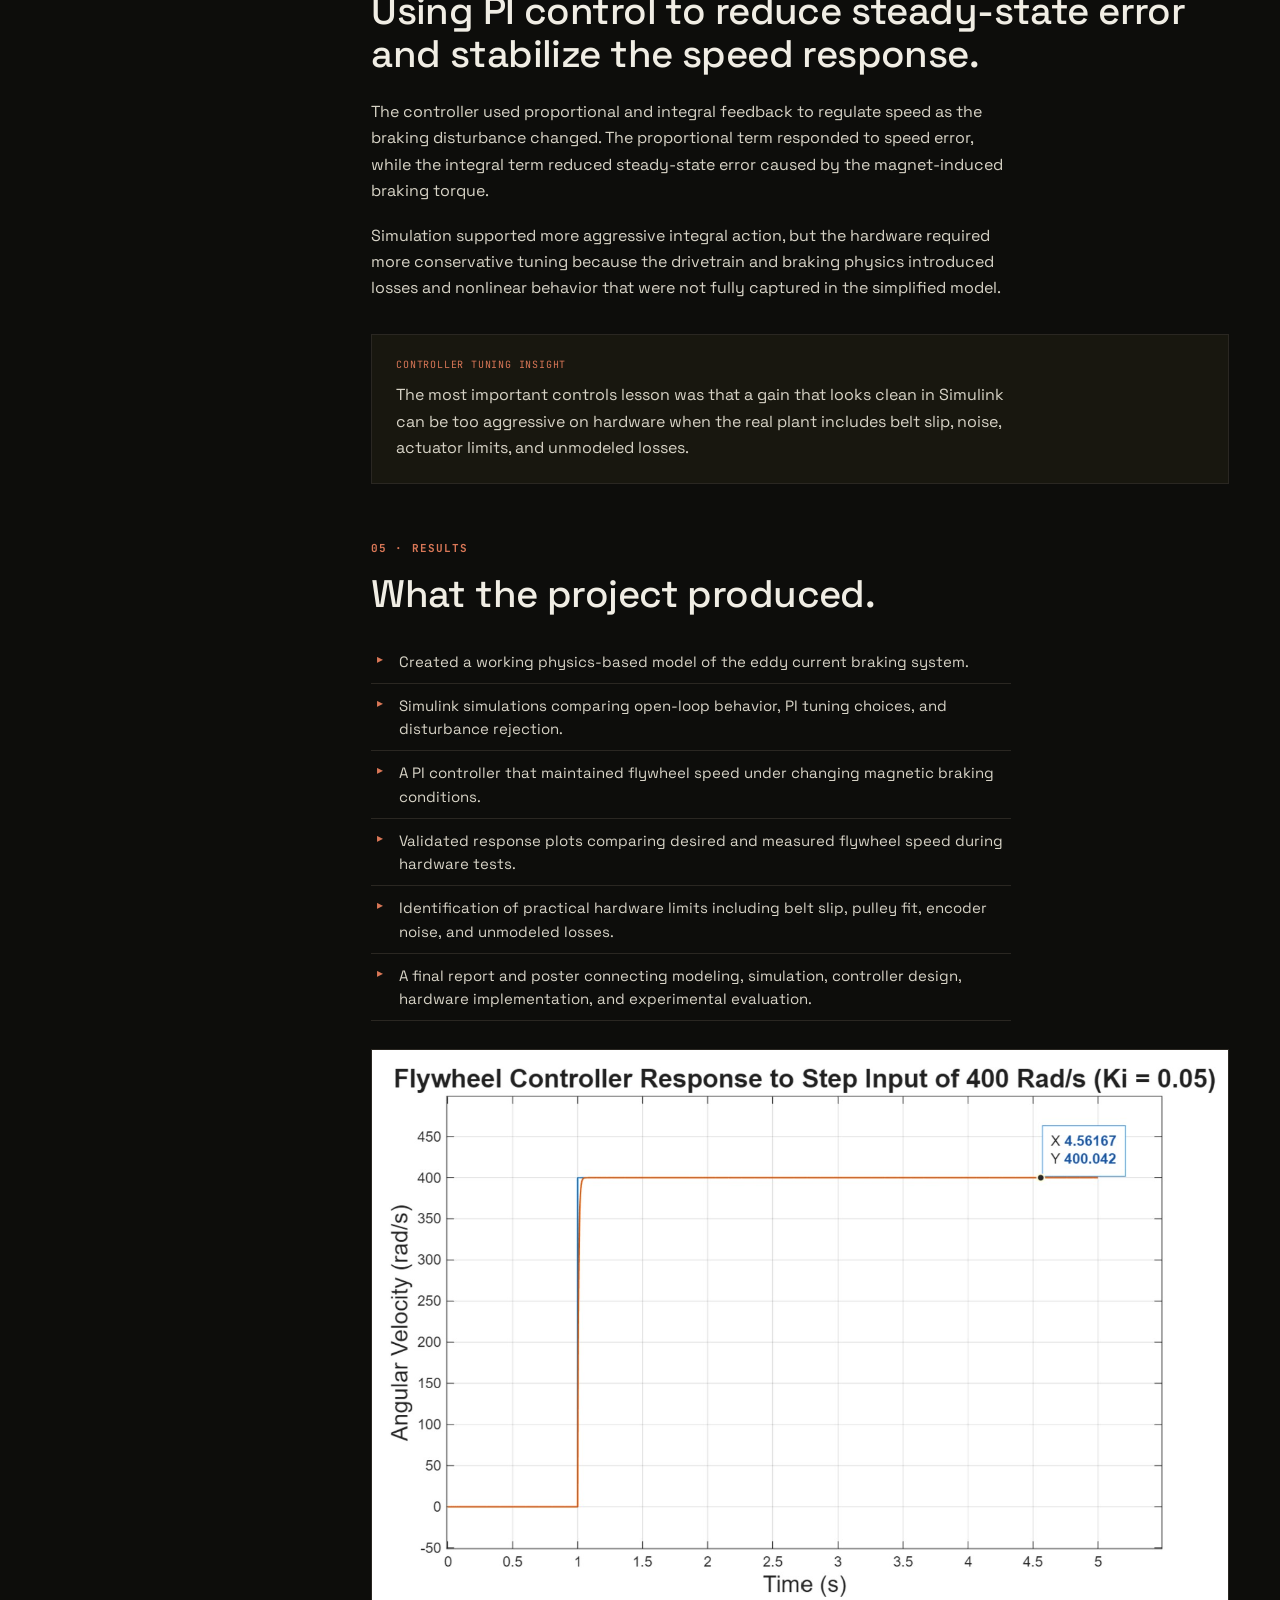
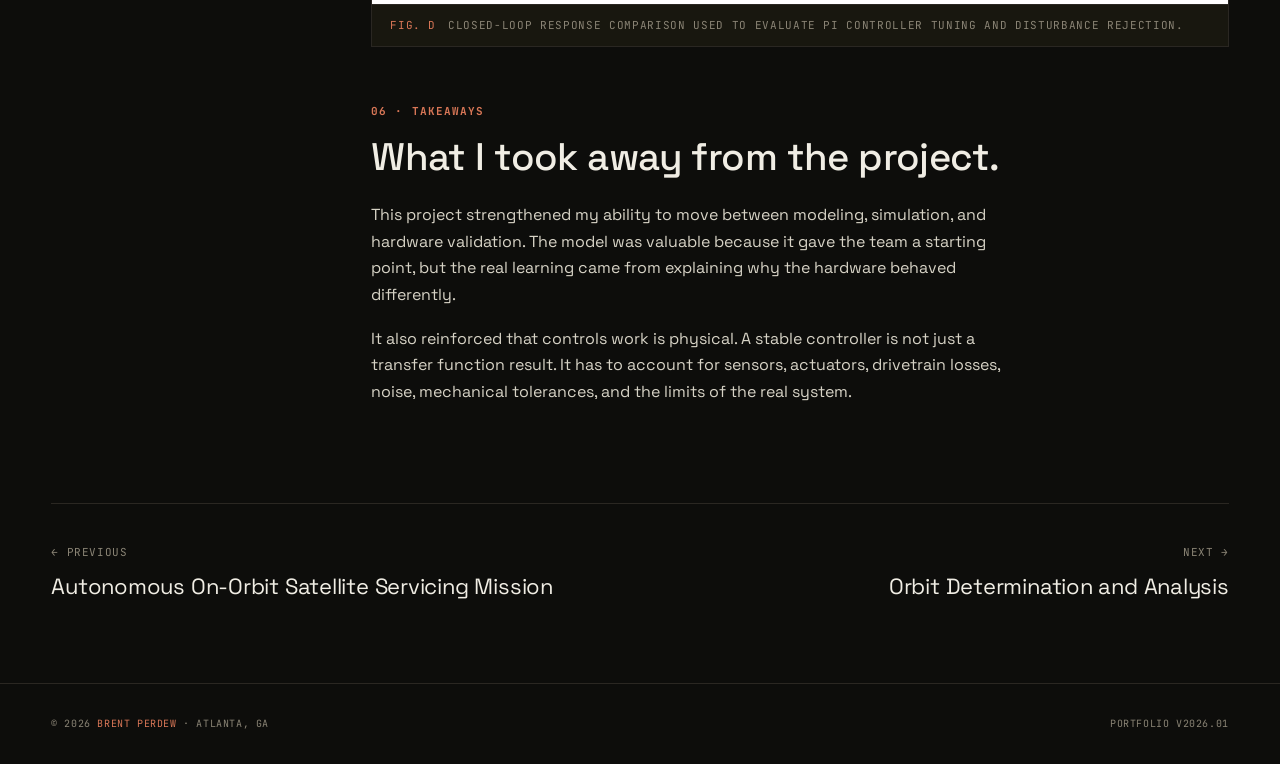
<file: project-06.html>
<!doctype html>
<html lang="en">
<head>
<meta charset="utf-8" />
<meta name="viewport" content="width=device-width, initial-scale=1" />
<title>Eddy Current Braking Controller | Brent Perdew</title>
<link rel="preconnect" href="https://fonts.googleapis.com" />
<link rel="preconnect" href="https://fonts.gstatic.com" crossorigin />
<link href="https://fonts.googleapis.com/css2?family=IBM+Plex+Sans:wght@300;400;500;600&family=IBM+Plex+Mono:wght@400;500&family=Space+Grotesk:wght@300;400;500;600&family=JetBrains+Mono:wght@400;500&family=Instrument+Serif:ital@0;1&display=swap" rel="stylesheet" />
<link rel="stylesheet" href="styles.css" />
<script>
  (function(){
    document.documentElement.setAttribute('data-theme', 'ink');
    document.documentElement.setAttribute('data-fontpair', 'space');
  })();
</script>
</head>

<body>

<nav class="nav">
  <div class="container nav-inner">
    <a href="index.html" class="mark">
      <span class="glyph"></span>
      <span class="name">BRENT PERDEW</span>
      <span class="role">/ AE-ENG-001</span>
    </a>

    <div class="nav-links">
      <a href="index.html#about"><span class="num">01</span>About</a>
      <a href="index.html#projects"><span class="num">02</span>Projects</a>
      <a href="index.html#experience"><span class="num">03</span>Experience</a>
      <a href="index.html#skills"><span class="num">04</span>Skills</a>
      <a href="index.html#contact"><span class="num">05</span>Contact</a>
    </div>

    <a href="Resume.pdf" class="nav-cta">Resume</a>
  </div>
</nav>

<section class="cs-hero">
  <div class="container">
    <a href="index.html#projects" class="cs-back"><span class="arr">←</span> BACK TO PROJECTS</a>

    <p class="mono" style="margin-bottom:24px">
      <span class="acc">PROJECT 02 / 06</span> · DYNAMICS &amp; CONTROLS · 2026
    </p>

    <h1>Eddy Current Braking Controller<span class="acc">.</span></h1>

    <p class="lede">
      Physics-based modeling, system identification, Simulink simulation, and PI speed control for a DC motor-driven flywheel disturbed by an eddy current braking magnet.
    </p>

    <div class="cs-specs">
      <div class="cell">
        <div class="k">Role</div>
        <div class="v">
          Contributed to system dynamics modeling and simulation. Developed the system model, performed system identification, built Simulink simulations, supported controller design and tuning, and helped validate response plots against hardware behavior.
        </div>
      </div>

      <div class="cell">
        <div class="k">Timeline</div>
        <div class="v">January 2026 - May 2026</div>
      </div>

      <div class="cell">
        <div class="k">Stack</div>
        <div class="v">
          MATLAB · Simulink · System Identification · PI Control · Embedded Testing · Experimental Validation
        </div>
      </div>

      <div class="cell">
        <div class="k">Focus</div>
        <div class="v">Dynamics &amp; Controls</div>
      </div>
    </div>

    <div class="project-links">
      <a href="assets/eddy-current-poster.pdf" class="btn" target="_blank" rel="noopener">
        View Poster <span class="arr">↗</span>
      </a>
      <a href="assets/eddy-current-final-report.pdf" class="btn ghost" target="_blank" rel="noopener">
        Read Final Report <span class="arr">↗</span>
      </a>
    </div>

    <div class="cs-hero-img image-mode">
      <img src="assets/eddy-current-hero.jpg" alt="Eddy current braking system experimental setup or control response" />
      <span class="fig">FIG. A</span>
      <span class="caption">Eddy current braking system. Image Credits: Fouad A. Saad/shutterstock.com</span>
    </div>
  </div>
</section>

<div class="container">
  <div class="cs-body">

    <aside class="cs-sidenav">
      <h6>Contents</h6>
      <ul>
        <li><a href="#brief"><span class="num">01</span>Brief</a></li>
        <li><a href="#problem"><span class="num">02</span>Problem</a></li>
        <li><a href="#model"><span class="num">03</span>Model</a></li>
        <li><a href="#control"><span class="num">04</span>Control</a></li>
        <li><a href="#results"><span class="num">05</span>Results</a></li>
        <li><a href="#takeaways"><span class="num">06</span>Takeaways</a></li>
      </ul>
    </aside>

    <article>

      <section class="cs-section" id="brief">
        <h2>01 · Brief</h2>
        <h3>Controlling flywheel speed with an electromagnetic braking disturbance.</h3>

        <p>
          This project studied speed regulation of a motor-driven flywheel subject to eddy current braking. The physical setup used a DC motor, aluminum flywheel, belt and pulley drivetrain, magnetic encoder feedback, and a permanent magnet that created a controllable braking disturbance.
        </p>

        <p>
          The goal was to regulate wheel speed using a PI controller while comparing ideal simulation behavior against real hardware performance. The project tied together first-principles modeling, Simulink simulation, controller tuning, and experimental interpretation.
        </p>

        <figure class="cs-figure">
          <div class="img image-mode">
            <img src="assets/eddy-current-setup.jpg" alt="Physical eddy current braking experiment setup" />
          </div>
          <figcaption class="cap">
            <span class="label">FIG. B</span>
            Experimental setup showing the motor, flywheel, encoder feedback, and eddy current braking mechanism.
          </figcaption>
        </figure>
      </section>

      <section class="cs-section" id="problem">
        <h2>02 · Problem</h2>
        <h3>The system behaved differently in simulation than it did in hardware.</h3>

        <p>
          In simulation, the flywheel can be approximated with a clean transfer function and tuned for a smooth response. In hardware, the response was affected by bearing friction, belt slip, pulley fit, motor limits, encoder noise, mechanical imbalance, and nonlinear braking behavior as magnet distance changed.
        </p>

        <p>
          This made the project a practical controls problem rather than just a theoretical tuning exercise. The goal was not simply to tune gains for the best-looking simulation, but to choose a controller that could reject the magnetic braking disturbance while remaining stable and repeatable on physical hardware.
        </p>
      </section>

      <section class="cs-section" id="model">
        <h2>03 · Model</h2>
        <h3>Building a physics-based representation of the flywheel dynamics.</h3>

        <p>
          I modeled the flywheel speed response by relating the motor input, rotational inertia, and braking torque to the angular velocity of the system. The simulation treated the eddy current brake as a disturbance acting against the wheel motion, which allowed the controller to be tested under changing braking conditions.
        </p>

        <ul class="cs-list">
          <li>Developed a simplified dynamics model for the rotating flywheel system.</li>
          <li>Performed system identification to estimate model behavior from experimental response data.</li>
          <li>Represented the eddy current brake as a disturbance that opposed wheel motion and varied with magnet interaction.</li>
          <li>Built Simulink simulations to compare open-loop response, closed-loop response, and gain sensitivity.</li>
	  <li>Used simulation results to inform controller tuning before final hardware testing.</li>
        </ul>

        <figure class="cs-figure">
          <div class="img image-mode">
            <img src="assets/eddy-current-simulink.jpg" alt="Simulink model for eddy current braking controller" />
          </div>
          <figcaption class="cap">
            <span class="label">FIG. C</span>
            Simulink model used to test the flywheel dynamics and PI control response before hardware implementation.
          </figcaption>
        </figure>
      </section>

      <section class="cs-section" id="control">
        <h2>04 · Control</h2>
        <h3>Using PI control to reduce steady-state error and stabilize the speed response.</h3>

        <p>
          The controller used proportional and integral feedback to regulate speed as the braking disturbance changed. The proportional term responded to speed error, while the integral term reduced steady-state error caused by the magnet-induced braking torque.
        </p>

        <p>
          Simulation supported more aggressive integral action, but the hardware required more conservative tuning because the drivetrain and braking physics introduced losses and nonlinear behavior that were not fully captured in the simplified model.
        </p>

        <div class="cs-callout">
          <div class="k">Controller Tuning Insight</div>
          <p>
            The most important controls lesson was that a gain that looks clean in Simulink can be too aggressive on hardware when the real plant includes belt slip, noise, actuator limits, and unmodeled losses.
          </p>
        </div>
      </section>

      <section class="cs-section" id="results">
        <h2>05 · Results</h2>
        <h3>What the project produced.</h3>

        <ul class="cs-list">
          <li>Created a working physics-based model of the eddy current braking system.</li>
          <li>Simulink simulations comparing open-loop behavior, PI tuning choices, and disturbance rejection.</li>
          <li>A PI controller that maintained flywheel speed under changing magnetic braking conditions.</li>
          <li>Validated response plots comparing desired and measured flywheel speed during hardware tests.</li>
          <li>Identification of practical hardware limits including belt slip, pulley fit, encoder noise, and unmodeled losses.</li>
          <li>A final report and poster connecting modeling, simulation, controller design, hardware implementation, and experimental evaluation.</li>
        </ul>

        <figure class="cs-figure">
          <div class="img image-mode">
            <img src="assets/eddy-current-response.jpg" alt="Closed-loop speed response plot for eddy current braking controller" />
          </div>
          <figcaption class="cap">
            <span class="label">FIG. D</span>
            Closed-loop response comparison used to evaluate PI controller tuning and disturbance rejection.
          </figcaption>
        </figure>
      </section>

      <section class="cs-section" id="takeaways">
        <h2>06 · Takeaways</h2>
        <h3>What I took away from the project.</h3>

        <p>
          This project strengthened my ability to move between modeling, simulation, and hardware validation. The model was valuable because it gave the team a starting point, but the real learning came from explaining why the hardware behaved differently.
        </p>

        <p>
          It also reinforced that controls work is physical. A stable controller is not just a transfer function result. It has to account for sensors, actuators, drivetrain losses, noise, mechanical tolerances, and the limits of the real system.
        </p>
      </section>

    </article>
  </div>

  <div class="cs-nextprev">
    <a href="project-01.html">
      <span>← PREVIOUS</span>
      <span class="ttl">Autonomous On-Orbit Satellite Servicing Mission</span>
    </a>

    <a href="project-04.html" class="right">
      <span>NEXT →</span>
      <span class="ttl">Orbit Determination and Analysis</span>
    </a>
  </div>
</div>

<footer>
  <div class="container">
    <span>© 2026 <span class="acc">Brent Perdew</span> · Atlanta, GA</span>
    <span>Portfolio v2026.01</span>
  </div>
</footer>

</body>
</html>
</file>
<file: styles.css>
/* ───────────────────────────────────────────────────────────────
   Brent Perdew · Portfolio · NASA/JPL-inspired mission-report styling
   ─────────────────────────────────────────────────────────────── */

:root {
  /* default: cream */
  --bg: #f4f1ea;
  --bg-2: #ece8df;
  --paper: #fbf9f4;
  --ink: #1a1814;
  --ink-2: #2a2620;
  --muted: #6b655a;
  --rule: #d8d2c4;
  --rule-strong: #b8b1a0;
  --accent: #b8482a;
  --grid: rgba(184, 72, 42, 0.06);

  --font-sans: "IBM Plex Sans", "Helvetica Neue", sans-serif;
  --font-mono: "IBM Plex Mono", ui-monospace, monospace;
  --font-display: "IBM Plex Sans", "Helvetica Neue", sans-serif;

  --max: 1320px;
  --gutter: clamp(20px, 4vw, 56px);
  --radius: 2px;
}

/* themes */
html[data-theme="ink"] {
  --bg: #0d0d0b;
  --bg-2: #15140f;
  --paper: #18170f;
  --ink: #f0ede4;
  --ink-2: #d7d3c6;
  --muted: #8a8475;
  --rule: #2a2722;
  --rule-strong: #3d3a32;
  --accent: #d97757;
  --grid: rgba(217, 119, 87, 0.08);
}
html[data-theme="blueprint"] {
  --bg: #f0eee6;
  --bg-2: #e6e3d8;
  --paper: #faf8f1;
  --ink: #0c2340;
  --ink-2: #1a3556;
  --muted: #6b7384;
  --rule: #c9c8be;
  --rule-strong: #a8a89c;
  --accent: #a88a4f;
  --grid: rgba(12, 35, 64, 0.06);
}
html[data-theme="sage"] {
  --bg: #e8e4dd;
  --bg-2: #ddd9d0;
  --paper: #efece4;
  --ink: #1f2420;
  --ink-2: #2e3530;
  --muted: #6b7268;
  --rule: #c8c4ba;
  --rule-strong: #a8a498;
  --accent: #5e6b56;
  --grid: rgba(94, 107, 86, 0.06);
}

/* font pairings */
html[data-fontpair="plex"] {
  --font-sans: "IBM Plex Sans", sans-serif;
  --font-mono: "IBM Plex Mono", monospace;
  --font-display: "IBM Plex Sans", sans-serif;
}
html[data-fontpair="space"] {
  --font-sans: "Space Grotesk", sans-serif;
  --font-mono: "JetBrains Mono", monospace;
  --font-display: "Space Grotesk", sans-serif;
}
html[data-fontpair="editorial"] {
  --font-sans: "IBM Plex Sans", sans-serif;
  --font-mono: "IBM Plex Mono", monospace;
  --font-display: "Instrument Serif", Georgia, serif;
}

* { box-sizing: border-box; }
html, body { margin: 0; padding: 0; }
body {
  background: var(--bg);
  color: var(--ink);
  font-family: var(--font-sans);
  font-size: 15px;
  line-height: 1.55;
  -webkit-font-smoothing: antialiased;
  text-rendering: optimizeLegibility;
}

a { color: inherit; text-decoration: none; }
a:hover { color: var(--accent); }

img { max-width: 100%; display: block; }

.container {
  max-width: var(--max);
  margin: 0 auto;
  padding: 0 var(--gutter);
  position: relative;
}

/* Grid background hint — subtle JPL/mission-doc texture */
body::before {
  content: "";
  position: fixed; inset: 0;
  background-image:
    linear-gradient(to right, var(--grid) 1px, transparent 1px);
  background-size: 96px 100%;
  background-position: 50% 0;
  pointer-events: none;
  z-index: 0;
  opacity: 0.6;
}
.container, .nav, footer { position: relative; z-index: 1; }

/* ────────── monospaced metadata helpers ────────── */
.mono {
  font-family: var(--font-mono);
  font-size: 11px;
  letter-spacing: 0.04em;
  text-transform: uppercase;
  color: var(--muted);
}
.mono .acc { color: var(--accent); }
.mono .ink { color: var(--ink); }

/* ────────── nav ────────── */
.nav {
  position: sticky; top: 0; z-index: 50;
  background: color-mix(in oklab, var(--bg) 92%, transparent);
  backdrop-filter: blur(10px);
  -webkit-backdrop-filter: blur(10px);
  border-bottom: 1px solid var(--rule);
}
.nav-inner {
  display: flex; align-items: center; justify-content: space-between;
  padding: 14px 0;
  gap: 24px;
}
.mark {
  display: flex; align-items: center; gap: 12px;
  font-family: var(--font-mono);
  font-size: 12px;
  letter-spacing: 0.04em;
  text-transform: uppercase;
}
.mark .glyph {
  width: 22px; height: 22px;
  border: 1px solid var(--ink);
  border-radius: 50%;
  position: relative;
  display: inline-flex; align-items: center; justify-content: center;
}
.mark .glyph::before {
  content: "";
  position: absolute; inset: 0;
  border-radius: 50%;
  background:
    linear-gradient(45deg, transparent 49%, var(--ink) 49%, var(--ink) 51%, transparent 51%);
}
.mark .glyph::after {
  content: "";
  width: 6px; height: 6px;
  background: var(--accent);
  border-radius: 50%;
  position: relative;
  z-index: 1;
}
.mark .name { color: var(--ink); font-weight: 500; }
.mark .role { color: var(--muted); }

.nav-links {
  display: flex; gap: 28px;
  font-family: var(--font-mono);
  font-size: 11px;
  letter-spacing: 0.05em;
  text-transform: uppercase;
  color: var(--muted);
}
.nav-links a {
  display: inline-flex; gap: 6px; align-items: center;
  padding: 4px 0;
  border-bottom: 1px solid transparent;
}
.nav-links a:hover { color: var(--ink); border-bottom-color: var(--accent); }
.nav-links .num { color: var(--accent); }

.nav-cta {
  font-family: var(--font-mono);
  font-size: 11px;
  letter-spacing: 0.05em;
  text-transform: uppercase;
  padding: 8px 14px;
  border: 1px solid var(--ink);
  border-radius: 999px;
  display: inline-flex; gap: 8px; align-items: center;
  transition: background .2s, color .2s;
}
.nav-cta:hover { background: var(--ink); color: var(--bg); }
.nav-cta::after { content: "↓"; color: var(--accent); }
.nav-cta:hover::after { color: var(--bg); }

/* ────────── meta strip ────────── */
.meta-strip {
  display: grid;
  grid-template-columns: repeat(4, 1fr);
  gap: 0;
  border-bottom: 1px solid var(--rule);
}
@media (max-width: 800px) { .meta-strip { grid-template-columns: repeat(2, 1fr); } }
.meta-strip .cell {
  padding: 14px 18px;
  border-right: 1px solid var(--rule);
  font-family: var(--font-mono);
  font-size: 10px;
  color: var(--muted);
  text-transform: uppercase;
  letter-spacing: 0.06em;
}
.meta-strip .cell:last-child { border-right: none; }
.meta-strip .cell .k { display: block; color: var(--accent); margin-bottom: 4px; font-size: 9px; }
.meta-strip .cell .v { color: var(--ink); font-size: 11px; }
.meta-strip .live::before {
  content: "";
  display: inline-block;
  width: 6px; height: 6px;
  border-radius: 50%;
  background: var(--accent);
  margin-right: 6px;
  transform: translateY(-1px);
  animation: pulse 2s ease-in-out infinite;
}
@keyframes pulse {
  0%, 100% { opacity: 1; }
  50% { opacity: 0.3; }
}

/* ────────── hero ────────── */
.hero {
  padding: clamp(48px, 7vw, 96px) 0 clamp(60px, 9vw, 120px);
  border-bottom: 1px solid var(--rule);
}
.hero-grid {
  display: grid;
  grid-template-columns: 1fr;
  gap: 48px;
}
@media (min-width: 900px) {
  .hero-grid { grid-template-columns: 1.4fr 1fr; gap: 80px; align-items: end; }
}

.eyebrow {
  font-family: var(--font-mono);
  font-size: 11px;
  color: var(--muted);
  text-transform: uppercase;
  letter-spacing: 0.08em;
  margin-bottom: 32px;
  display: flex; align-items: center; gap: 14px;
  flex-wrap: wrap;
}
.eyebrow .tick {
  display: inline-block;
  width: 28px; height: 1px;
  background: var(--accent);
}
.eyebrow .tag {
  padding: 3px 8px;
  border: 1px solid var(--rule);
  color: var(--ink);
}

.hero h1 {
  font-family: var(--font-display);
  font-weight: 500;
  font-size: clamp(48px, 7.6vw, 116px);
  line-height: 0.96;
  letter-spacing: -0.02em;
  margin: 0 0 32px;
  color: var(--ink);
}
html[data-fontpair="editorial"] .hero h1 { font-weight: 400; letter-spacing: -0.025em; }

.hero h1 .acc { color: var(--accent); }
.hero h1 .nl { display: block; }

.hero .lede {
  font-size: clamp(17px, 1.5vw, 20px);
  line-height: 1.5;
  color: var(--ink-2);
  max-width: 48ch;
  margin: 0 0 36px;
}

.hero .cta-row {
  display: flex; gap: 14px; flex-wrap: wrap;
}

.btn {
  display: inline-flex; align-items: center; gap: 10px;
  padding: 13px 22px;
  border: 1px solid var(--ink);
  border-radius: 999px;
  background: var(--ink);
  color: var(--bg);
  font-family: var(--font-sans);
  font-size: 13px;
  font-weight: 500;
  letter-spacing: 0.01em;
  transition: transform .15s, background .2s, color .2s;
  cursor: pointer;
}
.btn:hover { background: var(--accent); border-color: var(--accent); color: var(--paper); transform: translateY(-1px); }
.btn.ghost { background: transparent; color: var(--ink); }
.btn.ghost:hover { background: var(--ink); color: var(--bg); border-color: var(--ink); }
.btn .arr { font-family: var(--font-mono); transition: transform .2s; }
.btn:hover .arr { transform: translateX(3px); }

/* hero aside — mission readout */
.hero-aside {
  border: 1px solid var(--rule);
  background: var(--paper);
  padding: 0;
  font-family: var(--font-mono);
}
.aside-head {
  padding: 12px 16px;
  border-bottom: 1px solid var(--rule);
  background: color-mix(in oklab, var(--bg) 70%, var(--bg-2));
  font-size: 10px;
  letter-spacing: 0.1em;
  text-transform: uppercase;
  color: var(--muted);
  display: flex; justify-content: space-between;
}
.aside-head .id { color: var(--accent); }
.aside-row {
  display: grid;
  grid-template-columns: 90px 1fr;
  gap: 12px;
  padding: 14px 16px;
  border-bottom: 1px dashed var(--rule);
  font-size: 11px;
  align-items: start;
}
.aside-row:last-child { border-bottom: none; }
.aside-row .k {
  color: var(--muted);
  text-transform: uppercase;
  letter-spacing: 0.06em;
  font-size: 9px;
  padding-top: 2px;
}
.aside-row .v {
  color: var(--ink);
  font-family: var(--font-sans);
  font-size: 13px;
  line-height: 1.45;
}
.aside-row .v.mono { font-family: var(--font-mono); font-size: 12px; text-transform: none; letter-spacing: 0; }

/* ────────── section heads ────────── */
section { position: relative; }
.section-head {
  display: grid;
  grid-template-columns: 1fr;
  gap: 24px;
  padding: 64px 0 36px;
}
@media (min-width: 900px) {
  .section-head { grid-template-columns: 240px 1fr; gap: 60px; }
}
.section-tag {
  font-family: var(--font-mono);
  font-size: 11px;
  color: var(--muted);
  text-transform: uppercase;
  letter-spacing: 0.08em;
  padding-top: 12px;
  display: flex; align-items: center; gap: 10px;
}
.section-tag .num {
  color: var(--accent);
  padding: 3px 7px;
  border: 1px solid var(--accent);
  border-radius: 2px;
  font-size: 10px;
}
.section-title {
  font-family: var(--font-display);
  font-size: clamp(30px, 4vw, 52px);
  line-height: 1.05;
  letter-spacing: -0.02em;
  font-weight: 500;
  margin: 0;
  max-width: 20ch;
}
html[data-fontpair="editorial"] .section-title { font-weight: 400; }
.section-title .acc { color: var(--accent); }

/* ────────── about ────────── */
.about {
  border-bottom: 1px solid var(--rule);
}

.about-body {
  display: grid;
  grid-template-columns: 240px minmax(0, 1fr);
  gap: 80px;
  padding: 0 0 100px;
  align-items: start;
}

.about-copy {
  max-width: 900px;
}

.about-body p {
  font-size: clamp(16px, 1.3vw, 19px);
  line-height: 1.7;
  margin: 0;
  color: var(--ink-2);
  max-width: 850px;
}

@media (max-width: 900px) {
  .about-body {
    grid-template-columns: 1fr;
    gap: 28px;
  }

  .about-copy {
    max-width: 100%;
  }
}
/* ────────── projects ────────── */
.projects {
  padding-bottom: 80px;
  border-bottom: 1px solid var(--rule);
}
.proj-grid {
  display: grid;
  grid-template-columns: 1fr;
  gap: 24px;
}
@media (min-width: 800px) { .proj-grid { grid-template-columns: repeat(2, 1fr); gap: 28px; } }

.proj-card {
  border: 1px solid var(--rule);
  background: var(--paper);
  display: flex;
  flex-direction: column;
  transition: border-color .25s, transform .25s, box-shadow .25s;
}
.proj-card:hover {
  border-color: var(--rule-strong);
  transform: translateY(-2px);
  box-shadow: 0 8px 24px color-mix(in oklab, var(--ink) 6%, transparent);
}
.proj-card .thumb {
  aspect-ratio: 16 / 10;
  position: relative;
  border-bottom: 1px solid var(--rule);
  background: var(--bg-2);
  overflow: hidden;
}
.proj-card .thumb svg { width: 100%; height: 100%; display: block; }
.proj-card .thumb .fig {
  position: absolute; top: 12px; right: 12px;
  font-family: var(--font-mono);
  font-size: 10px;
  color: var(--muted);
  letter-spacing: 0.08em;
  text-transform: uppercase;
  background: var(--bg);
  padding: 4px 8px;
  border: 1px solid var(--rule);
}
.proj-card .thumb .caption {
  position: absolute; bottom: 12px; left: 12px;
  font-family: var(--font-mono);
  font-size: 10px;
  color: var(--ink);
  letter-spacing: 0.06em;
  text-transform: uppercase;
  background: var(--bg);
  padding: 4px 8px;
  border: 1px solid var(--rule);
}
.proj-card .body {
  padding: 22px 22px 24px;
  display: flex; flex-direction: column;
  gap: 14px;
  flex: 1;
}
.proj-card .meta {
  display: flex; gap: 14px;
  font-family: var(--font-mono);
  font-size: 10px;
  color: var(--muted);
  text-transform: uppercase;
  letter-spacing: 0.06em;
}
.proj-card .meta .id { color: var(--accent); }
.proj-card h3 {
  font-family: var(--font-display);
  font-weight: 500;
  font-size: clamp(22px, 2vw, 26px);
  line-height: 1.15;
  letter-spacing: -0.01em;
  margin: 0;
  color: var(--ink);
  transition: color .2s;
}
html[data-fontpair="editorial"] .proj-card h3 { font-weight: 400; }
.proj-card:hover h3 { color: var(--accent); }
.proj-card .desc {
  font-size: 14px;
  line-height: 1.55;
  color: var(--ink-2);
  margin: 0;
}
.proj-card .tag-row {
  display: flex; flex-wrap: wrap; gap: 6px;
  margin-top: auto;
  padding-top: 8px;
}
.tag {
  font-family: var(--font-mono);
  font-size: 9.5px;
  text-transform: uppercase;
  letter-spacing: 0.06em;
  color: var(--muted);
  padding: 4px 8px;
  border: 1px solid var(--rule);
  border-radius: 2px;
}
.proj-card .open {
  display: flex; align-items: center; justify-content: space-between;
  border-top: 1px solid var(--rule);
  padding: 14px 22px;
  font-family: var(--font-mono);
  font-size: 11px;
  color: var(--ink);
  text-transform: uppercase;
  letter-spacing: 0.06em;
}
.proj-card .open .arr { color: var(--accent); transition: transform .2s; }
.proj-card:hover .open .arr { transform: translateX(4px); }

/* Card style B (list rows) */
html[data-cardstyle="list"] .proj-grid { grid-template-columns: 1fr; gap: 0; }
html[data-cardstyle="list"] .proj-card {
  flex-direction: row;
  border-left: none; border-right: none; border-top: none;
  background: transparent;
  border-radius: 0;
  padding: 0;
  align-items: stretch;
}
html[data-cardstyle="list"] .proj-card:first-child {
  border-top: 1px solid var(--rule);
}
html[data-cardstyle="list"] .proj-card .thumb {
  width: 320px; flex: 0 0 320px;
  aspect-ratio: 4 / 3;
  border-bottom: none;
  border-right: 1px solid var(--rule);
}
@media (max-width: 800px) {
  html[data-cardstyle="list"] .proj-card { flex-direction: column; }
  html[data-cardstyle="list"] .proj-card .thumb { width: 100%; aspect-ratio: 16 / 10; border-right: none; border-bottom: 1px solid var(--rule); }
}
html[data-cardstyle="list"] .proj-card:hover { transform: none; box-shadow: none; }
html[data-cardstyle="list"] .proj-card .body { padding: 26px 28px; }
html[data-cardstyle="list"] .proj-card .open { padding: 18px 28px; }

/* Card style C (minimal) */
html[data-cardstyle="minimal"] .proj-card {
  background: transparent;
  border: none;
  border-top: 1px solid var(--rule);
  border-radius: 0;
  padding: 32px 0 36px;
}
html[data-cardstyle="minimal"] .proj-card:last-child { border-bottom: 1px solid var(--rule); }
html[data-cardstyle="minimal"] .proj-card .thumb { display: none; }
html[data-cardstyle="minimal"] .proj-grid { grid-template-columns: 1fr; gap: 0; }
html[data-cardstyle="minimal"] .proj-card { display: grid; grid-template-columns: 80px 1fr 1fr; gap: 48px; }
@media (max-width: 800px) {
  html[data-cardstyle="minimal"] .proj-card { grid-template-columns: 1fr; gap: 12px; }
}
html[data-cardstyle="minimal"] .proj-card .meta { flex-direction: column; gap: 4px; }
html[data-cardstyle="minimal"] .proj-card h3 { font-size: clamp(28px, 3vw, 36px); }
html[data-cardstyle="minimal"] .proj-card .body { padding: 0; }
html[data-cardstyle="minimal"] .proj-card .open { border-top: none; padding: 8px 0 0; }
html[data-cardstyle="minimal"] .proj-card:hover { transform: none; box-shadow: none; }

/* ────────── skills ────────── */
.skills { border-bottom: 1px solid var(--rule); }
.skills-grid {
  display: grid;
  grid-template-columns: 1fr;
  gap: 0;
  padding-bottom: 80px;
}
@media (min-width: 700px) { .skills-grid { grid-template-columns: repeat(2, 1fr); } }
@media (min-width: 1000px) { .skills-grid { grid-template-columns: repeat(3, 1fr); } }

.skill-card {
  border-top: 1px solid var(--rule);
  border-right: 1px solid var(--rule);
  padding: 26px 24px 32px;
}
@media (max-width: 999px) {
  .skill-card:nth-child(2n) { border-right: none; }
}
@media (min-width: 1000px) {
  .skill-card:nth-child(3n) { border-right: none; }
}
.skill-card h5 {
  font-family: var(--font-mono);
  font-size: 10px;
  color: var(--accent);
  text-transform: uppercase;
  letter-spacing: 0.1em;
  margin: 0 0 18px;
  display: flex; justify-content: space-between;
}
.skill-card h5 .ord { color: var(--muted); }
.skill-card ul { list-style: none; padding: 0; margin: 0; }
.skill-card li {
  font-family: var(--font-display);
  font-size: 18px;
  line-height: 1.4;
  color: var(--ink);
  padding: 7px 0;
  display: flex; justify-content: space-between;
  border-bottom: 1px dotted var(--rule);
}
.skill-card li:last-child { border-bottom: none; }
.skill-card li .lvl {
  font-family: var(--font-mono);
  font-size: 10px;
  color: var(--muted);
  text-transform: uppercase;
  letter-spacing: 0.06em;
  padding-top: 6px;
}

/* ────────── experience ────────── */
.experience { border-bottom: 1px solid var(--rule); }
.experience-body { padding-bottom: 80px; }
.tl-item {
  display: grid;
  grid-template-columns: 1fr;
  gap: 16px;
  padding: 28px 0;
  border-top: 1px solid var(--rule);
}
@media (min-width: 900px) {
  .tl-item { grid-template-columns: 240px 1fr 1fr; gap: 60px; }
}
.tl-item:last-child { border-bottom: 1px solid var(--rule); }
.tl-date {
  font-family: var(--font-mono);
  font-size: 11px;
  color: var(--muted);
  letter-spacing: 0.04em;
  text-transform: uppercase;
}
.tl-date .badge {
  display: inline-block;
  padding: 3px 8px;
  border: 1px solid var(--accent);
  color: var(--accent);
  border-radius: 2px;
  font-size: 9px;
  margin-bottom: 8px;
}
.tl-main h4 {
  font-family: var(--font-display);
  font-weight: 500;
  font-size: clamp(20px, 2vw, 24px);
  line-height: 1.2;
  margin: 0 0 6px;
  color: var(--ink);
}
html[data-fontpair="editorial"] .tl-main h4 { font-weight: 400; }
.tl-main .org {
  font-family: var(--font-mono);
  font-size: 11px;
  color: var(--accent);
  text-transform: uppercase;
  letter-spacing: 0.06em;
}
.tl-desc {
  font-size: 14px;
  color: var(--ink-2);
  line-height: 1.6;
}
.tl-desc .keys {
  margin-top: 14px;
  display: flex; flex-wrap: wrap; gap: 6px;
}

/* ────────── gallery ────────── */
.gallery { border-bottom: 1px solid var(--rule); }
.gallery-grid {
  display: grid;
  grid-template-columns: repeat(2, 1fr);
  gap: 12px;
  padding-bottom: 80px;
}
@media (min-width: 800px) { .gallery-grid { grid-template-columns: repeat(4, 1fr); } }
.gallery-grid .cell {
  aspect-ratio: 1;
  background: var(--bg-2);
  border: 1px solid var(--rule);
  position: relative;
  overflow: hidden;
}
.gallery-grid .cell svg { width: 100%; height: 100%; display: block; }
.gallery-grid .cell.span-2 { grid-column: span 2; }
@media (min-width: 800px) { .gallery-grid .cell.tall { grid-row: span 2; aspect-ratio: 1 / 2; } }
.gallery-grid .cap {
  position: absolute; bottom: 8px; left: 8px;
  font-family: var(--font-mono);
  font-size: 9px;
  color: var(--ink);
  text-transform: uppercase;
  letter-spacing: 0.08em;
  background: var(--bg);
  padding: 3px 6px;
  border: 1px solid var(--rule);
}
.gallery-grid .fig {
  position: absolute; top: 8px; right: 8px;
  font-family: var(--font-mono);
  font-size: 9px;
  color: var(--accent);
  letter-spacing: 0.08em;
}

/* ────────── contact ────────── */
.contact {
  padding: 100px 0 120px;
  border-bottom: 1px solid var(--rule);
}
.contact-grid {
  display: grid;
  grid-template-columns: 1fr;
  gap: 60px;
}
@media (min-width: 900px) { .contact-grid { grid-template-columns: 1.4fr 1fr; gap: 100px; } }
.contact h2 {
  font-family: var(--font-display);
  font-weight: 500;
  font-size: clamp(44px, 7.5vw, 108px);
  line-height: 0.98;
  letter-spacing: -0.025em;
  margin: 0 0 28px;
}
html[data-fontpair="editorial"] .contact h2 { font-weight: 400; }
.contact h2 .acc { color: var(--accent); }
.contact .lede {
  font-size: clamp(16px, 1.4vw, 19px);
  line-height: 1.5;
  color: var(--ink-2);
  margin: 0 0 28px;
  max-width: 42ch;
}

.contact-links {
  display: flex; flex-direction: column;
  gap: 0;
  border-top: 1px solid var(--rule);
}
.contact-link {
  display: grid;
  grid-template-columns: 80px 1fr 24px;
  gap: 16px;
  padding: 18px 0;
  border-bottom: 1px solid var(--rule);
  align-items: center;
  transition: padding .2s, color .2s;
}
.contact-link:hover { padding-left: 8px; color: var(--accent); }
.contact-link .k {
  font-family: var(--font-mono);
  font-size: 10px;
  color: var(--muted);
  text-transform: uppercase;
  letter-spacing: 0.08em;
}
.contact-link .v {
  font-family: var(--font-display);
  font-size: clamp(17px, 1.6vw, 21px);
  letter-spacing: -0.01em;
  word-break: break-all;
}
.contact-link .arr {
  font-family: var(--font-mono);
  color: var(--accent);
  transition: transform .2s;
  text-align: right;
}
.contact-link:hover .arr { transform: translate(3px, -3px); }

/* ────────── footer ────────── */
footer {
  border-top: 1px solid var(--rule);
  padding: 32px 0;
  font-family: var(--font-mono);
  font-size: 10px;
  color: var(--muted);
  text-transform: uppercase;
  letter-spacing: 0.06em;
}
footer .container {
  display: flex; justify-content: space-between;
  flex-wrap: wrap; gap: 16px;
}
footer .acc { color: var(--accent); }

/* ────────── case study (project page) ────────── */
.cs-hero {
  padding: clamp(48px, 7vw, 96px) 0 clamp(60px, 8vw, 100px);
  border-bottom: 1px solid var(--rule);
}
.cs-back {
  display: inline-flex; gap: 8px; align-items: center;
  font-family: var(--font-mono);
  font-size: 11px;
  color: var(--muted);
  text-transform: uppercase;
  letter-spacing: 0.06em;
  margin-bottom: 32px;
}
.cs-back .arr { color: var(--accent); }
.cs-back:hover { color: var(--ink); }

.cs-hero h1 {
  font-family: var(--font-display);
  font-weight: 500;
  font-size: clamp(48px, 7.6vw, 116px);
  line-height: 0.96;
  letter-spacing: -0.02em;
  margin: 0 0 24px;
}
html[data-fontpair="editorial"] .cs-hero h1 { font-weight: 400; }
.cs-hero h1 .acc { color: var(--accent); }

.cs-hero .lede {
  font-size: clamp(17px, 1.5vw, 21px);
  line-height: 1.5;
  color: var(--ink-2);
  max-width: 60ch;
  margin: 0 0 40px;
}

.cs-specs {
  display: grid;
  grid-template-columns: repeat(2, 1fr);
  gap: 0;
  border-top: 1px solid var(--rule);
  border-bottom: 1px solid var(--rule);
}
@media (min-width: 700px) { .cs-specs { grid-template-columns: repeat(4, 1fr); } }
.cs-specs .cell {
  padding: 18px 22px;
  border-right: 1px solid var(--rule);
}
.cs-specs .cell:last-child { border-right: none; }
@media (max-width: 699px) {
  .cs-specs .cell:nth-child(2n) { border-right: none; }
  .cs-specs .cell:nth-child(-n+2) { border-bottom: 1px solid var(--rule); }
}
.cs-specs .k {
  font-family: var(--font-mono);
  font-size: 9px;
  color: var(--accent);
  text-transform: uppercase;
  letter-spacing: 0.1em;
  margin-bottom: 6px;
}
.cs-specs .v {
  font-family: var(--font-display);
  font-size: 17px;
  color: var(--ink);
}

.cs-hero-img {
  margin-top: 40px;
  aspect-ratio: 21 / 9;
  background: var(--bg-2);
  border: 1px solid var(--rule);
  position: relative;
  overflow: hidden;
}
.cs-hero-img svg { width: 100%; height: 100%; }
.cs-hero-img .fig {
  position: absolute; top: 14px; right: 14px;
  font-family: var(--font-mono);
  font-size: 10px;
  color: var(--accent);
  letter-spacing: 0.1em;
}
.cs-hero-img .caption {
  position: absolute; bottom: 14px; left: 14px;
  font-family: var(--font-mono);
  font-size: 10px;
  color: var(--ink);
  text-transform: uppercase;
  letter-spacing: 0.08em;
  background: var(--bg);
  padding: 4px 10px;
  border: 1px solid var(--rule);
}

.cs-body {
  padding: 80px 0;
  display: grid;
  grid-template-columns: 1fr;
  gap: 60px;
}
@media (min-width: 900px) { .cs-body { grid-template-columns: 240px 1fr; gap: 80px; } }

.cs-sidenav {
  font-family: var(--font-mono);
  font-size: 11px;
  text-transform: uppercase;
  letter-spacing: 0.06em;
  position: sticky; top: 80px;
  align-self: start;
}
.cs-sidenav h6 { color: var(--accent); margin: 0 0 14px; font-weight: 500; }
.cs-sidenav ul { list-style: none; padding: 0; margin: 0; }
.cs-sidenav li { padding: 6px 0; border-bottom: 1px dashed var(--rule); }
.cs-sidenav li a { color: var(--muted); }
.cs-sidenav li a:hover { color: var(--ink); }
.cs-sidenav .num { color: var(--accent); margin-right: 6px; }

.cs-section { margin-bottom: 56px; }
.cs-section:last-child { margin-bottom: 0; }
.cs-section h2 {
  font-family: var(--font-mono);
  font-size: 11px;
  color: var(--accent);
  text-transform: uppercase;
  letter-spacing: 0.1em;
  margin: 0 0 16px;
}
.cs-section h3 {
  font-family: var(--font-display);
  font-weight: 500;
  font-size: clamp(28px, 3vw, 40px);
  line-height: 1.1;
  letter-spacing: -0.015em;
  margin: 0 0 24px;
}
html[data-fontpair="editorial"] .cs-section h3 { font-weight: 400; }
.cs-section p {
  font-size: 16px;
  line-height: 1.65;
  color: var(--ink-2);
  margin: 0 0 18px;
  max-width: 64ch;
}
.cs-section ul.cs-list {
  list-style: none; padding: 0; margin: 0 0 18px;
  max-width: 64ch;
}
.cs-section ul.cs-list li {
  padding: 10px 0 10px 28px;
  border-bottom: 1px solid var(--rule);
  position: relative;
  font-size: 15px;
  color: var(--ink-2);
}
.cs-section ul.cs-list li::before {
  content: "▸";
  color: var(--accent);
  position: absolute; left: 6px; top: 10px;
  font-size: 12px;
}
.cs-figure {
  margin: 28px 0;
  border: 1px solid var(--rule);
  background: var(--paper);
}
.cs-figure .img {
  aspect-ratio: 16 / 9;
  background: var(--bg-2);
  position: relative;
  overflow: hidden;
  border-bottom: 1px solid var(--rule);
}
.cs-figure .img svg { width: 100%; height: 100%; }
.cs-figure .img .fig {
  position: absolute; top: 12px; right: 12px;
  font-family: var(--font-mono);
  font-size: 10px;
  color: var(--accent);
  letter-spacing: 0.1em;
}
.cs-figure .cap {
  padding: 12px 18px;
  font-family: var(--font-mono);
  font-size: 11px;
  color: var(--muted);
  text-transform: uppercase;
  letter-spacing: 0.06em;
  display: flex; gap: 12px;
}
.cs-figure .cap .label { color: var(--accent); }

.cs-nextprev {
  border-top: 1px solid var(--rule);
  padding: 40px 0 80px;
  display: grid;
  grid-template-columns: 1fr 1fr;
  gap: 24px;
}
.cs-nextprev a {
  font-family: var(--font-mono);
  font-size: 11px;
  text-transform: uppercase;
  letter-spacing: 0.06em;
  color: var(--muted);
  display: flex; flex-direction: column; gap: 8px;
}
.cs-nextprev a .ttl {
  font-family: var(--font-display);
  font-size: 22px;
  color: var(--ink);
  text-transform: none;
  letter-spacing: -0.01em;
}
.cs-nextprev .right { text-align: right; align-items: flex-end; }
.cs-nextprev a:hover { color: var(--accent); }
.cs-nextprev a:hover .ttl { color: var(--accent); }

/* ────────── utility ────────── */
.hr-thick {
  border: none;
  border-top: 1px solid var(--rule);
  margin: 0;
}

/* Tweaks panel host */
.tweaks-root { font-family: var(--font-sans); }

/* ────────── Project page additions ────────── */

.project-links {
  display: flex;
  gap: 14px;
  flex-wrap: wrap;
  margin: 28px 0 36px;
}

.cs-hero-img.image-mode {
  height: auto;
  min-height: unset;
  aspect-ratio: unset;
  overflow: hidden;
}

.image-mode img {
  width: 100%;
  height: auto;
  object-fit: unset;
  display: block;
}

.cs-figure .img.image-mode {
  height: auto;
  min-height: unset;
  aspect-ratio: unset;
  overflow: hidden;
  background: transparent;
}

.cs-figure .img.image-mode img {
  width: 100%;
  height: auto;
  object-fit: unset;
  display: block;
}

.cs-callout {
  margin: 32px 0;
  padding: 22px 24px;
  border: 1px solid var(--rule);
  background: color-mix(in oklab, var(--paper) 86%, var(--bg-2));
}

.cs-callout .k {
  font-family: var(--font-mono);
  font-size: 10px;
  letter-spacing: 0.08em;
  text-transform: uppercase;
  color: var(--accent);
  margin-bottom: 10px;
}

.cs-callout p {
  margin: 0;
  color: var(--ink-2);
}

@media (max-width: 700px) {
  .project-links {
    flex-direction: column;
  }

  .project-links .btn {
    justify-content: center;
  }

  .cs-hero-img.image-mode,
  .cs-figure .img.image-mode {
    aspect-ratio: unset;
  }
}

/* ─────────────────────────────────────────────
   MOBILE FIXES
   Keeps desktop layout unchanged
   ───────────────────────────────────────────── */

@media (max-width: 800px) {

  /* Prevent page from scrolling sideways */
  html,
  body {
    max-width: 100%;
    overflow-x: hidden;
  }

  /* Make nav fit on mobile */
  .nav-inner {
    flex-wrap: wrap;
    gap: 12px;
  }

  .mark {
    flex: 1 1 auto;
    min-width: 0;
  }

  .mark .role {
    display: none;
  }

  .nav-links {
    order: 3;
    width: 100%;
    overflow-x: auto;
    gap: 18px;
    padding-bottom: 4px;
    scrollbar-width: none;
  }

  .nav-links::-webkit-scrollbar {
    display: none;
  }

  .nav-links a {
    flex: 0 0 auto;
    white-space: nowrap;
  }

  .nav-cta {
    flex: 0 0 auto;
    padding: 7px 12px;
  }

  /* Project page layout should become single-column */
  .cs-body {
    display: block;
  }

  /* Move the directory into normal page flow */
  .cs-sidenav {
    position: static;
    width: 100%;
    margin: 0 0 32px;
    padding: 16px;
    border: 1px solid var(--rule);
    background: var(--paper);
  }

  .cs-sidenav ul {
    display: flex;
    flex-wrap: wrap;
    gap: 10px 16px;
    padding: 0;
    margin: 0;
  }

  .cs-sidenav li {
    margin: 0;
  }

  .cs-sidenav a {
    white-space: nowrap;
  }

  /* Make project hero spacing tighter on mobile */
  .cs-hero {
    padding-top: 36px;
  }

  .cs-hero h1 {
    font-size: clamp(38px, 12vw, 58px);
    line-height: 1;
    overflow-wrap: anywhere;
  }

  .cs-specs {
    grid-template-columns: 1fr;
  }

  .project-links {
    flex-direction: column;
    align-items: stretch;
  }

  .project-links .btn {
    justify-content: center;
  }

  /* Make figures behave nicely on mobile */
  .cs-hero-img,
  .cs-figure,
  .cs-figure .img {
    max-width: 100%;
    overflow: hidden;
  }

  .cs-hero-img img,
  .cs-figure img {
    width: 100%;
    height: auto;
    object-fit: contain;
  }
}
</file>
